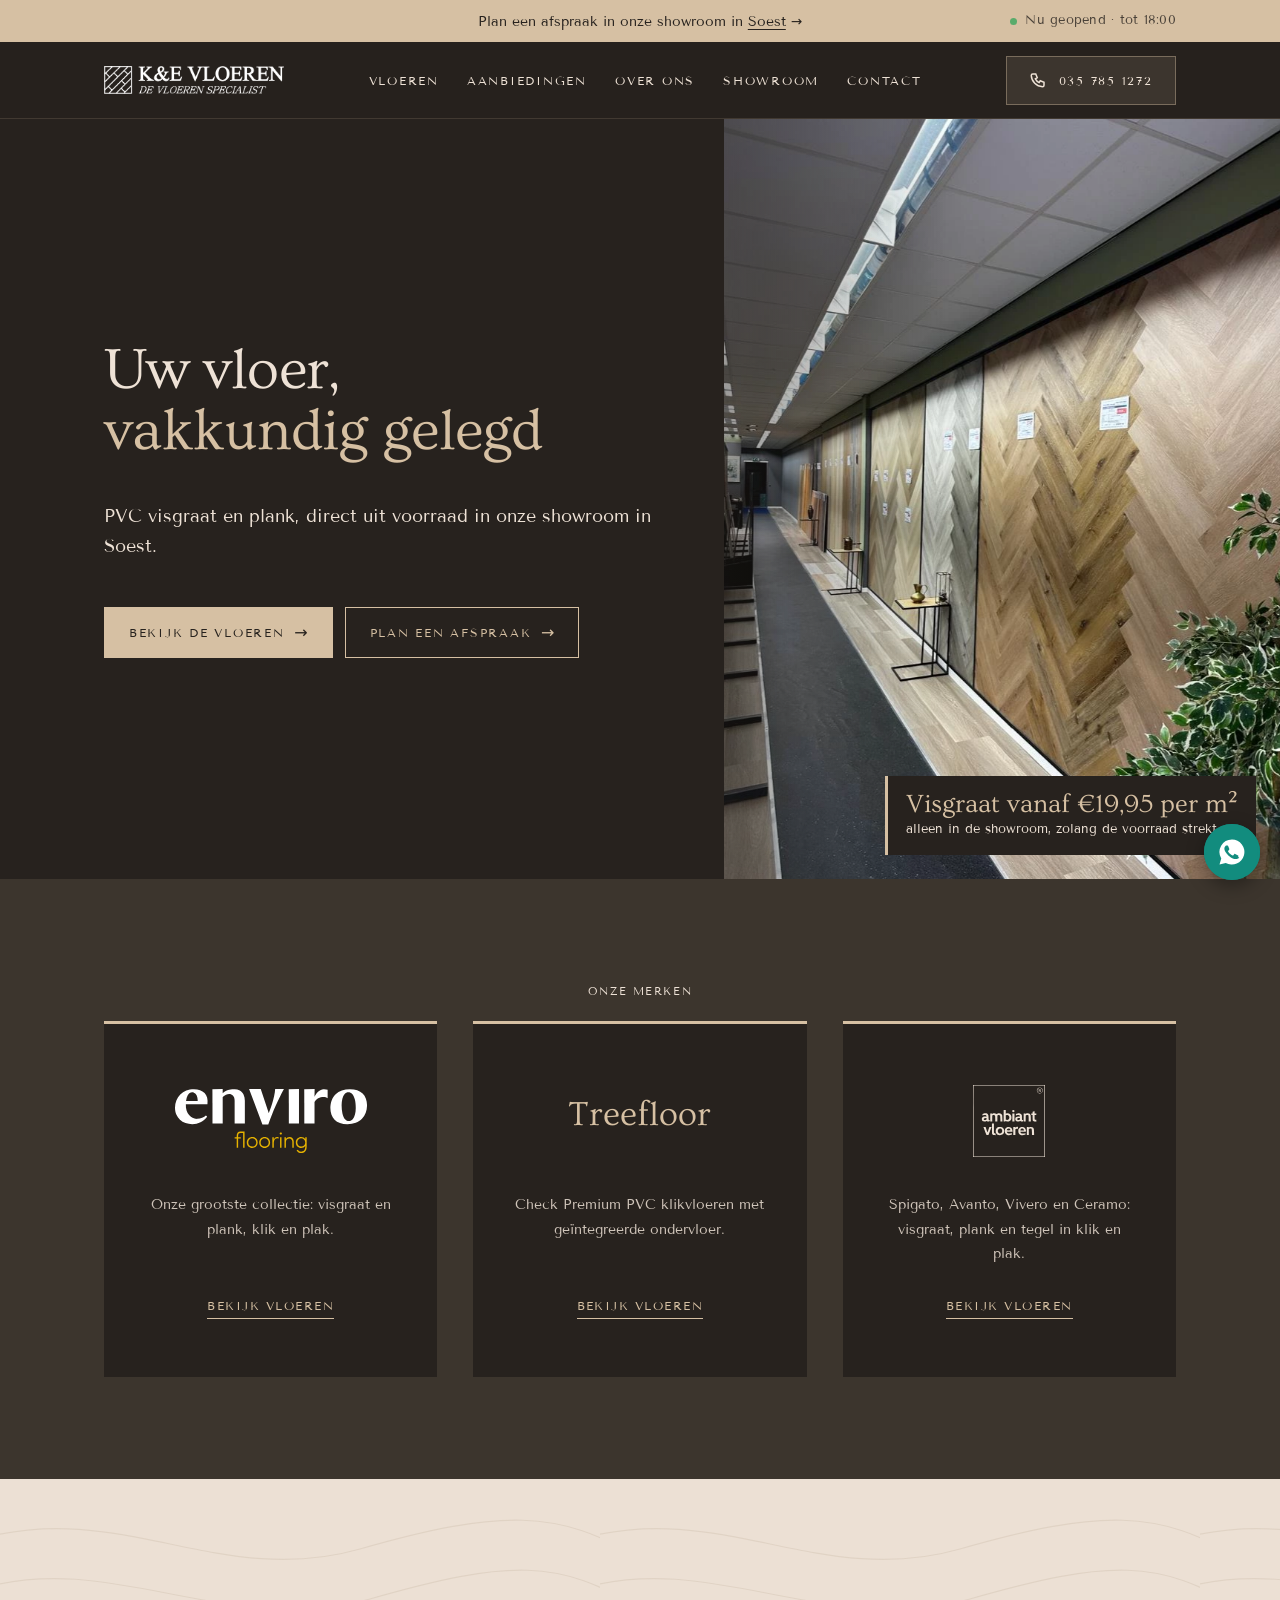
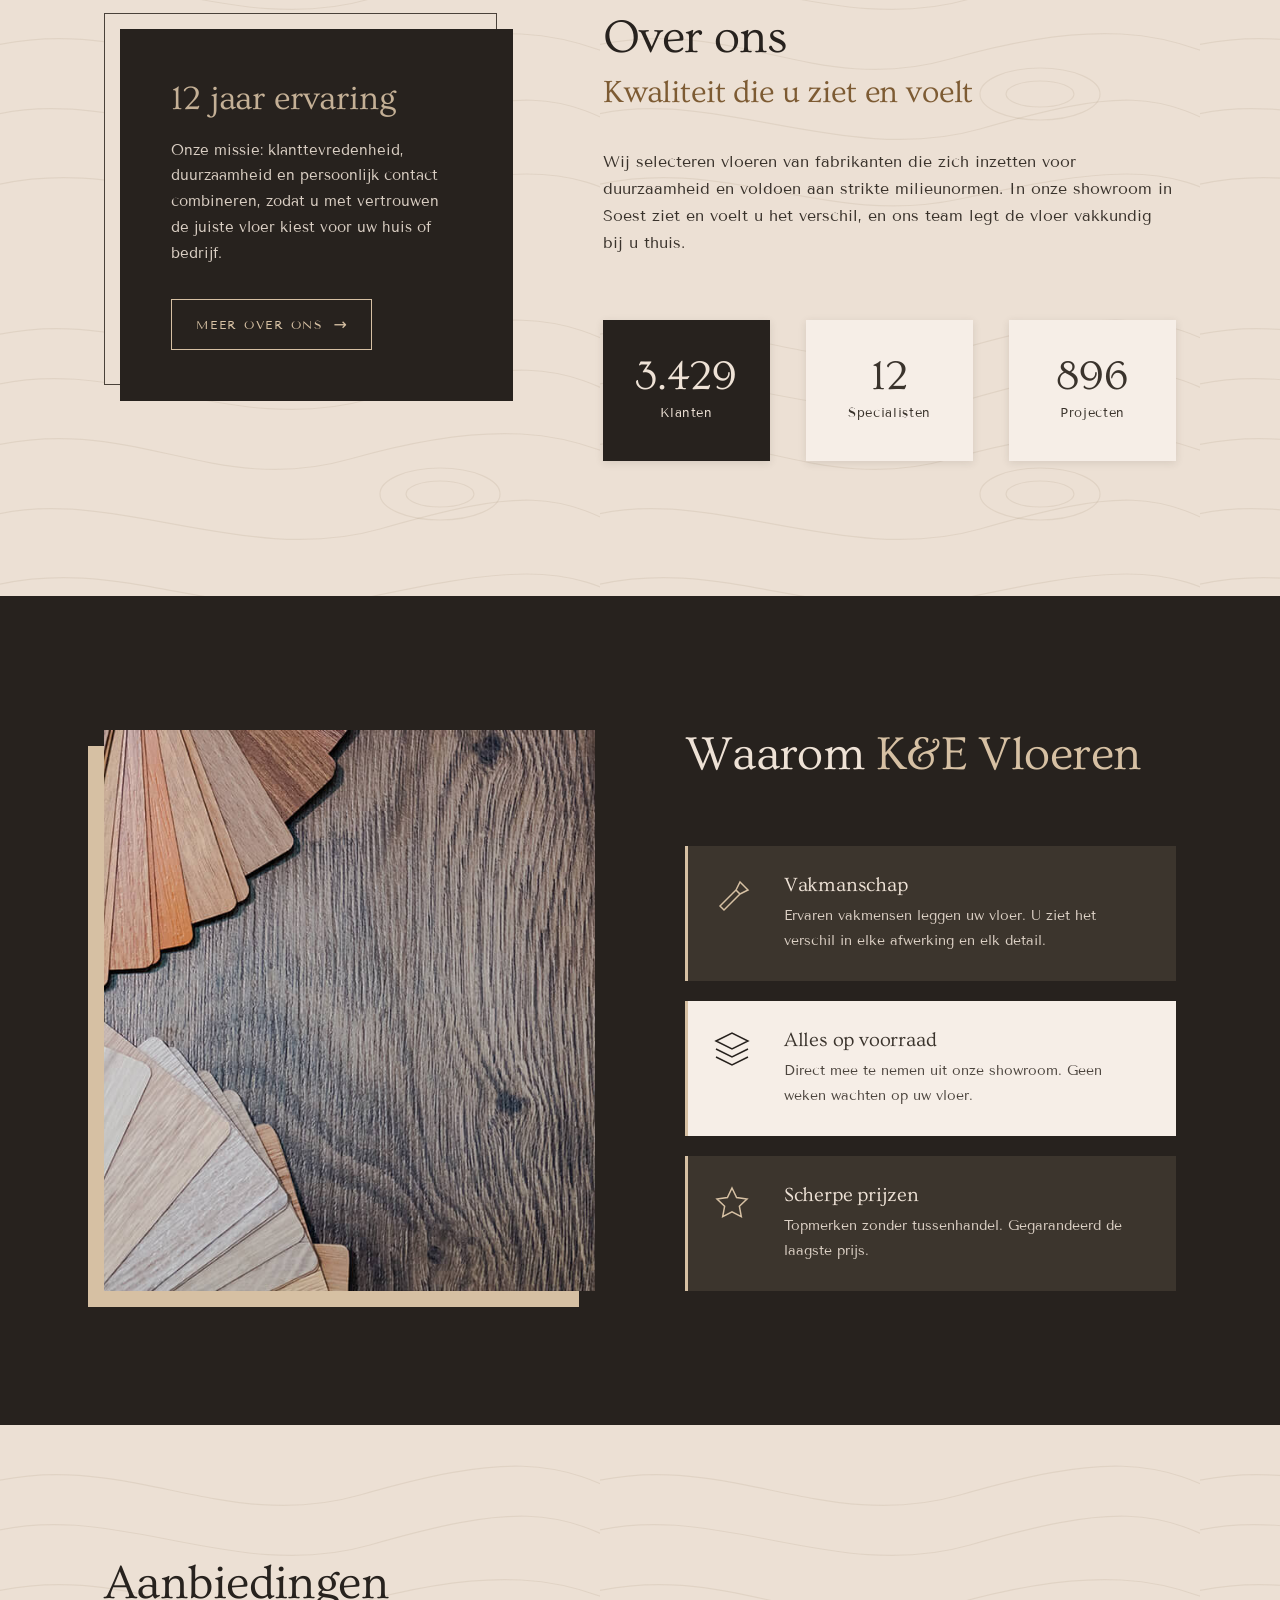
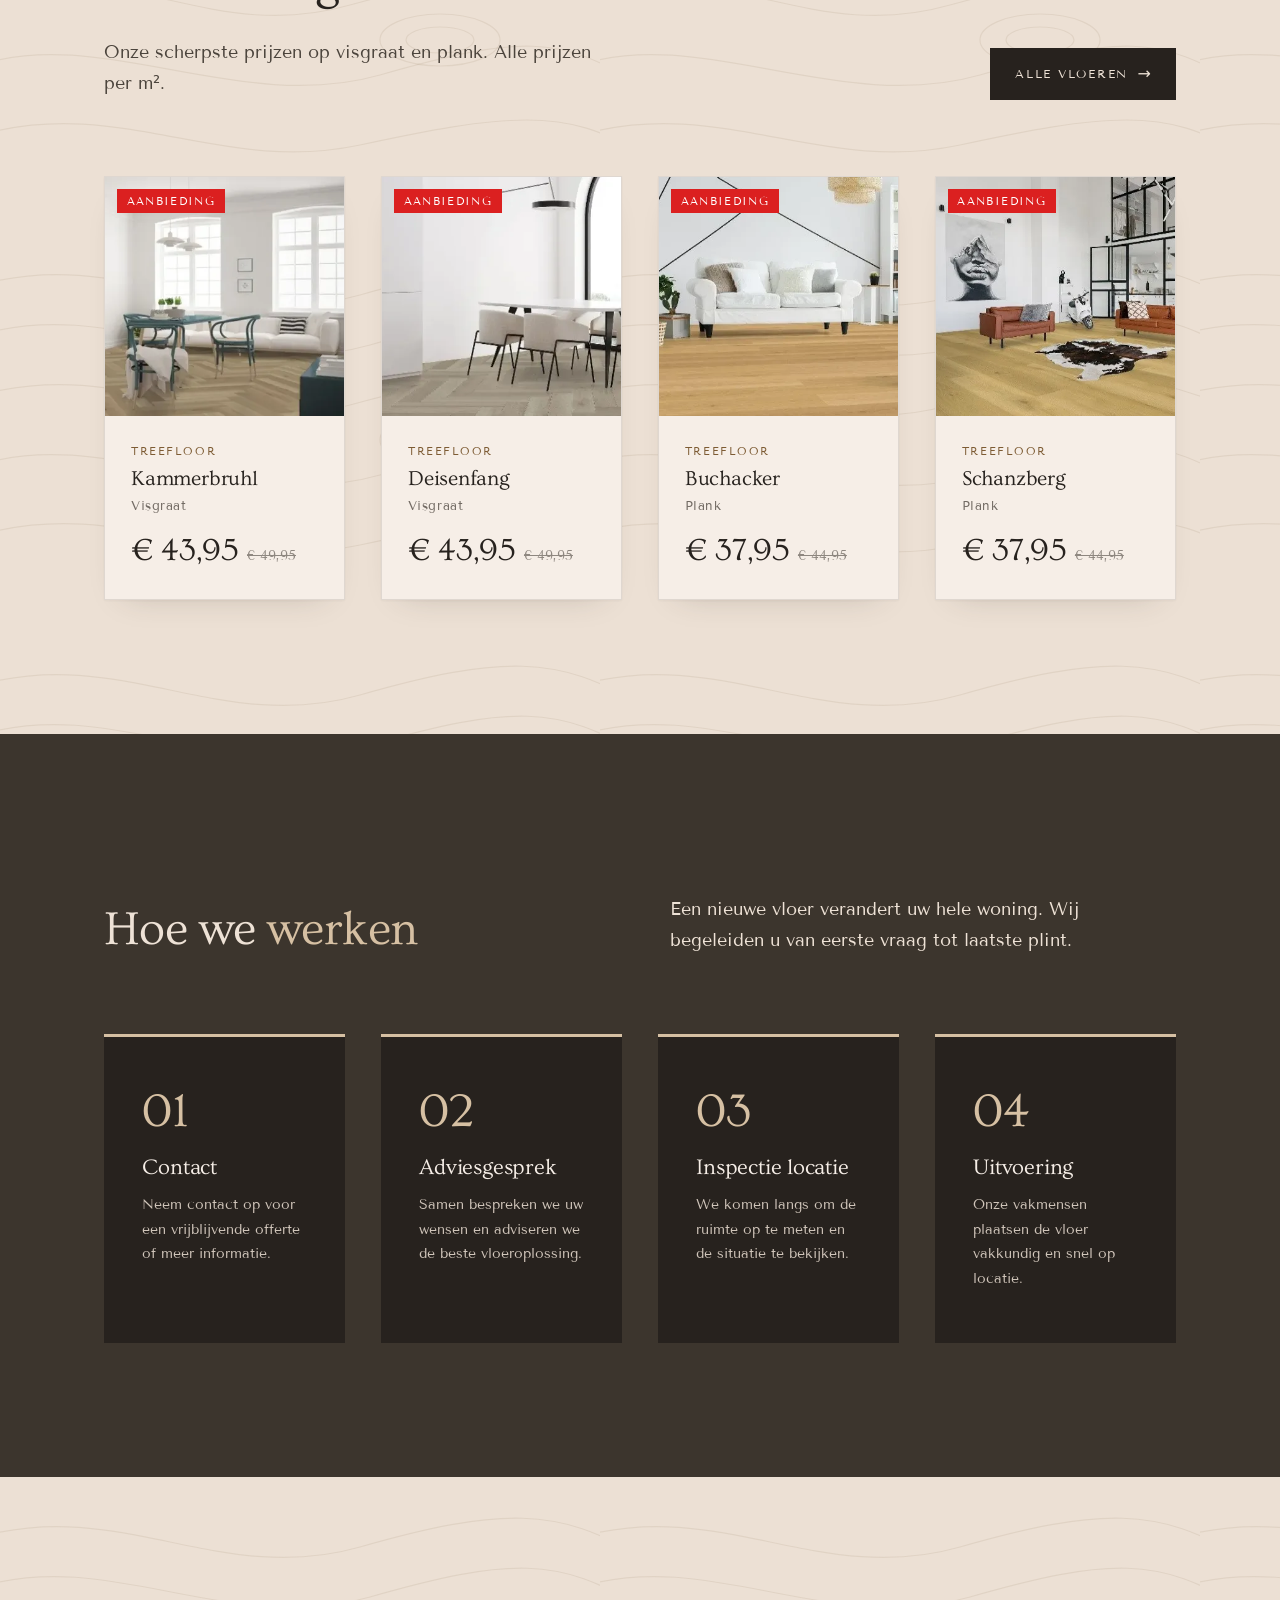
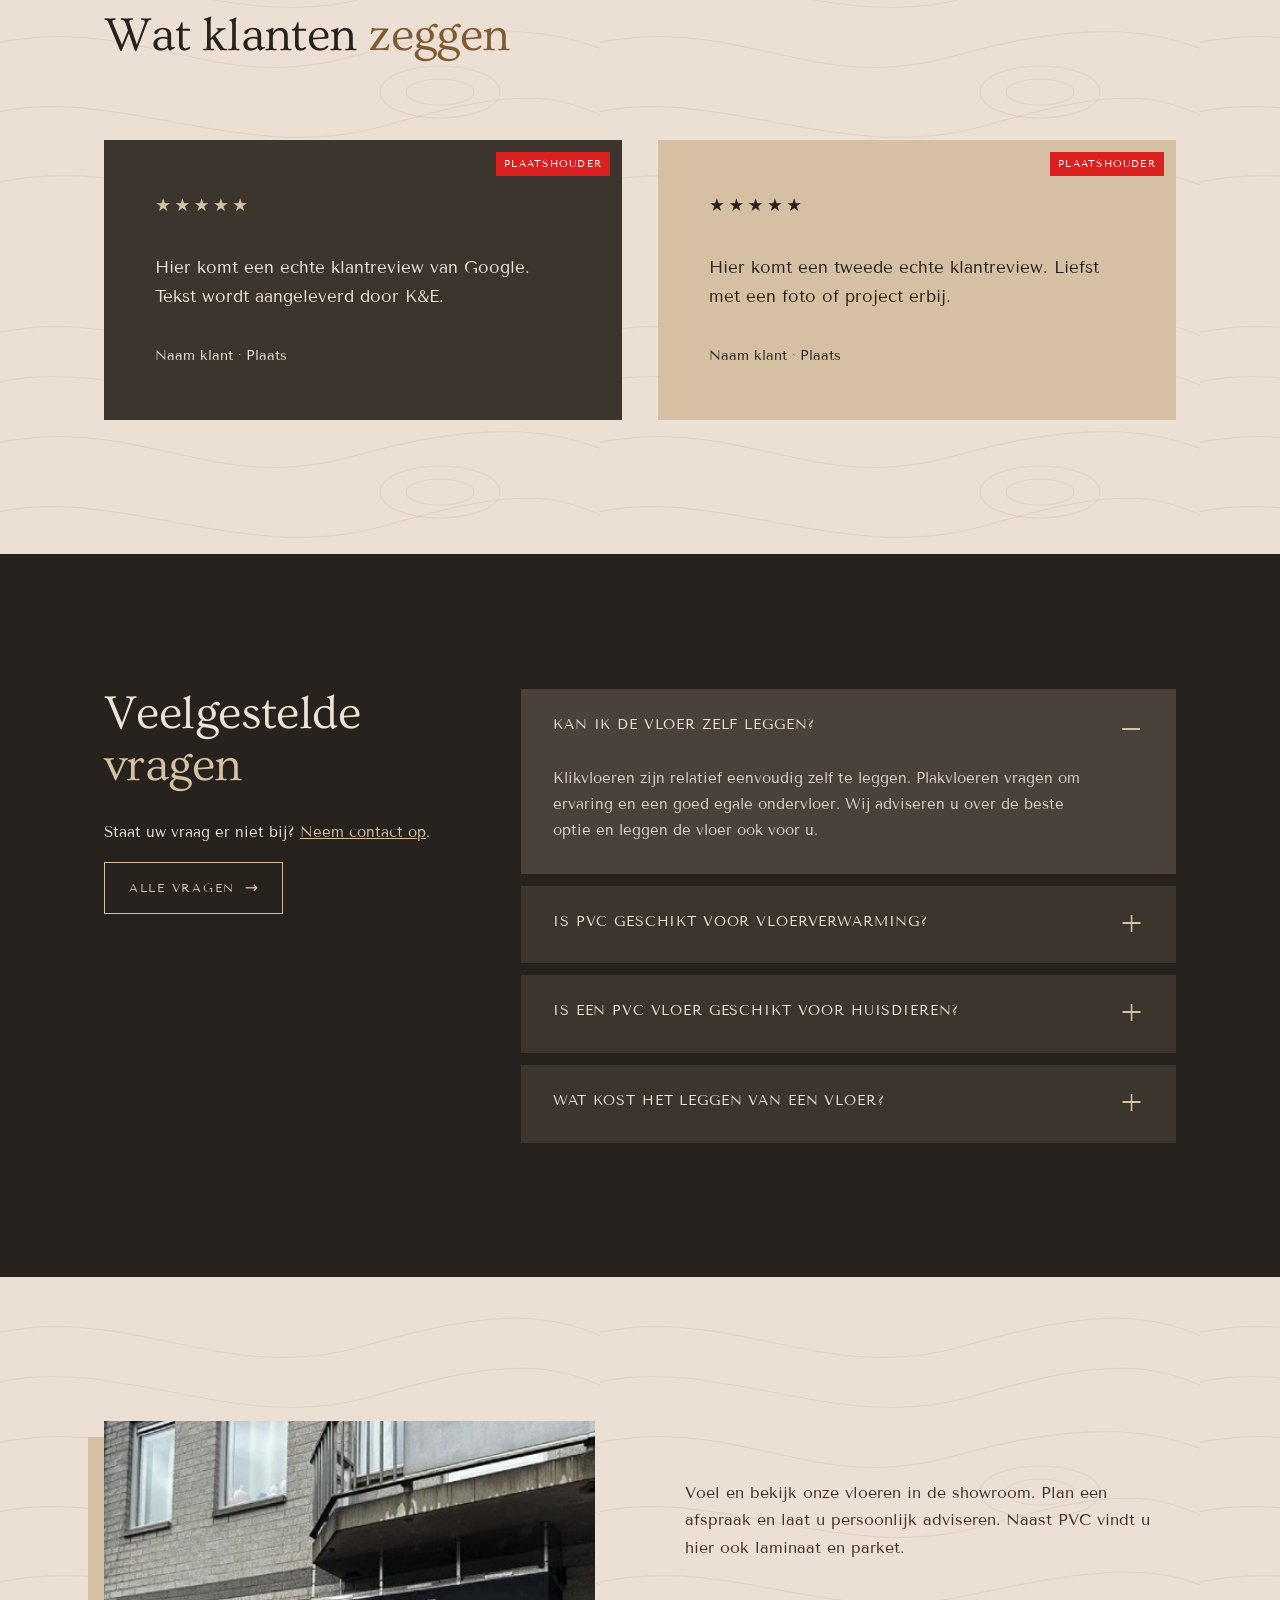
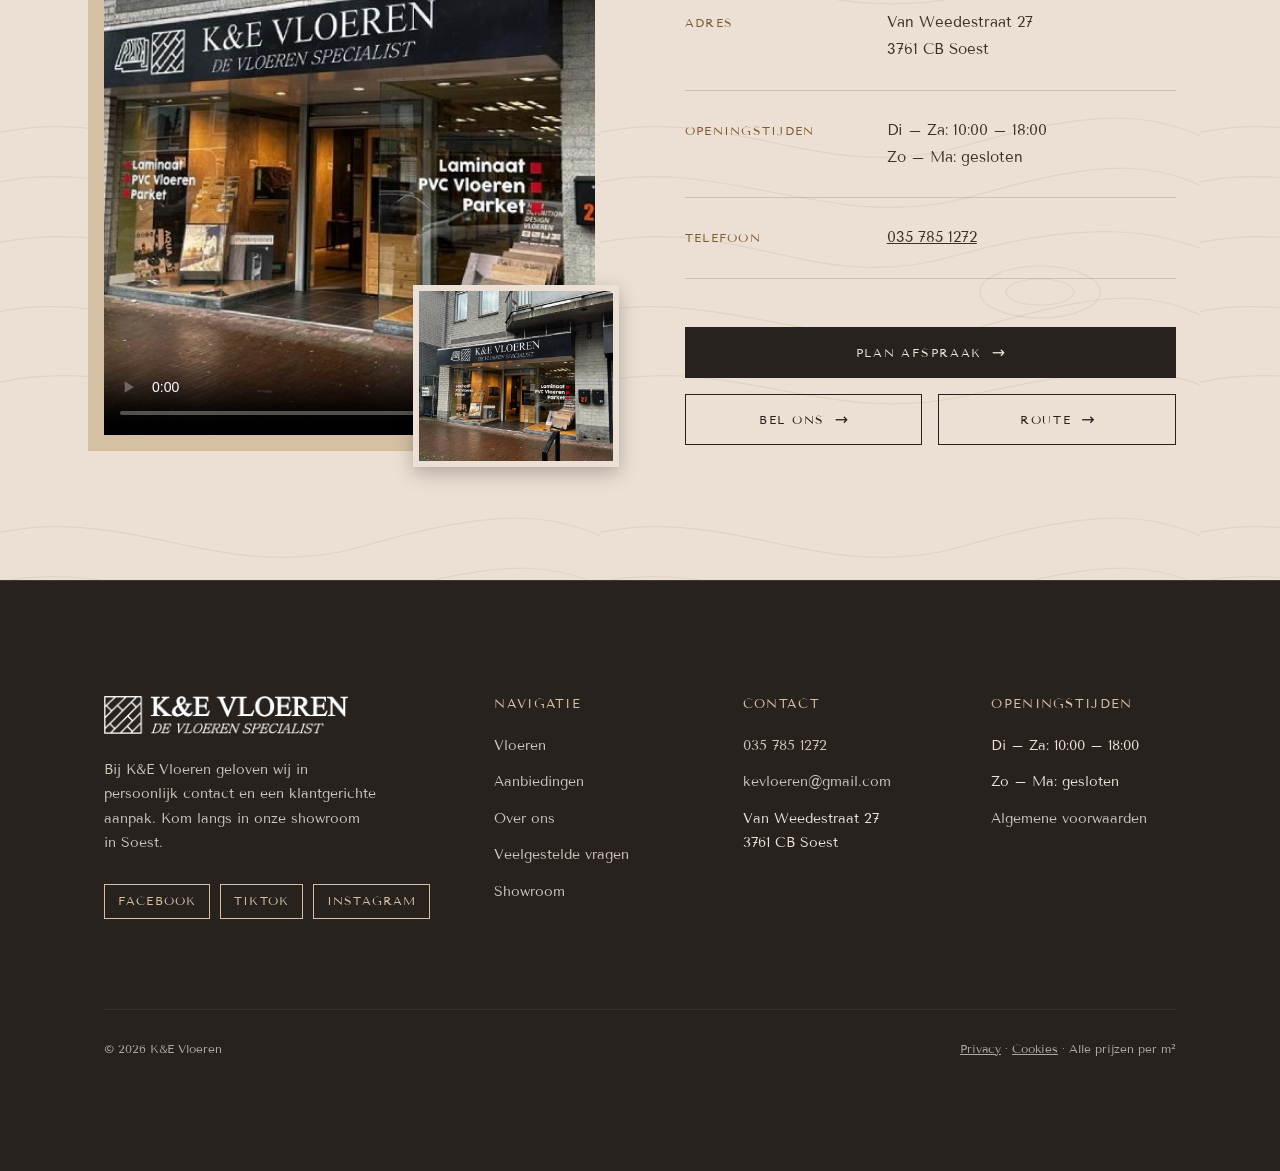
<file: site/index.html>
<!doctype html>
<html lang="nl">
<head>
<meta charset="utf-8">
<meta name="robots" content="noindex, nofollow">
<meta name="viewport" content="width=device-width, initial-scale=1">
<title>K&E Vloeren – De vloeren specialist in Soest</title>
<meta name="description" content="PVC visgraat- en plankvloeren direct uit voorraad. Showroom in Soest, vrijblijvend advies, professionele legservice.">
<link rel="preload" href="fonts/ovo-400.woff2" as="font" type="font/woff2" crossorigin>
<link rel="stylesheet" href="css/fonts.css">
<link rel="stylesheet" href="css/style.css">
<link rel="stylesheet" href="css/ademruimte.css">
</head>
<body>

<div id="site-top"></div>

<main id="top">

<!-- HERO -->
<section class="hero">
  <div class="hero-tekst">
    <div class="in">
      <h1>Uw vloer, <span>vakkundig gelegd</span></h1>
      <p class="lead hero-sub">PVC visgraat en plank, direct uit voorraad in onze showroom in Soest.</p>
      <div class="hero-knoppen">
        <a class="btn btn-zand" href="vloeren.html">Bekijk de vloeren</a>
        <a class="btn btn-lijn" href="showroom.html#afspraak">Plan een afspraak</a>
      </div>
    </div>
  </div>
  <div class="hero-foto">
    <div class="carousel" role="region" aria-roledescription="carrousel" aria-label="Foto's van de showroom">
      <div class="slide actief" role="group" aria-roledescription="dia" aria-label="1 van 6"><img src="img/showroom-wand.webp" alt="Showroomwand met visgraatvloeren in verschillende kleuren" fetchpriority="high"></div>
      <div class="slide" role="group" aria-roledescription="dia" aria-label="2 van 6"><img src="img/showroom-1.webp" alt="Vloerstalen op rekken in de showroom" loading="lazy"></div>
      <div class="slide" role="group" aria-roledescription="dia" aria-label="3 van 6"><img src="img/showroom-2.webp" alt="Wand met grijze en betonlook vloeren" loading="lazy"></div>
      <div class="slide" role="group" aria-roledescription="dia" aria-label="4 van 6"><img src="img/showroom-3.webp" alt="Eikenhouten vloerplanken langs de showroomwand" loading="lazy"></div>
      <div class="slide" role="group" aria-roledescription="dia" aria-label="5 van 6"><img src="img/showroom-4.webp" alt="Showroom met stalen en een adviseur" loading="lazy"></div>
      <div class="slide" role="group" aria-roledescription="dia" aria-label="6 van 6"><img src="img/gevel.jpg" alt="Gevel van K&E Vloeren aan de Van Weedestraat in Soest" loading="lazy"></div>
      <div class="car-bed"><button type="button" class="car-prev" aria-label="Vorige foto">←</button><div class="car-dots" role="tablist" aria-label="Kies foto"></div><button type="button" class="car-next" aria-label="Volgende foto">→</button><button type="button" class="car-pauze" aria-label="Pauzeer diavoorstelling">❚❚</button></div>
    </div>
    <div class="hero-label"><b>Visgraat vanaf €19,95 per m²</b>alleen in de showroom, zolang de voorraad strekt</div>
  </div>
</section>

<!-- MERKEN -->
<div class="merken">
  <div class="wrap" style="display:block">
    <small>Onze merken</small>
    <div class="merken-groot">
      <div class="merk-kaart"><div class="logo-vak"><img class="merk-img" src="img/merken/enviro.svg" alt="Enviro Flooring" height="64"></div><p>Onze grootste collectie: visgraat en plank, klik en plak.</p><a href="vloeren.html?merk=Enviro">Bekijk vloeren</a></div>
      <div class="merk-kaart"><div class="logo-vak"><b>Treefloor</b></div><p>Check Premium PVC klikvloeren met geïntegreerde ondervloer.</p><a href="vloeren.html?merk=Treefloor">Bekijk vloeren</a></div>
      <div class="merk-kaart"><div class="logo-vak"><img class="merk-img" src="img/merken/ambiant-licht.svg" alt="Ambiant vloeren" height="72"></div><p>Spigato, Avanto, Vivero en Ceramo: visgraat, plank en tegel in klik en plak.</p><a href="vloeren.html?merk=Ambiant">Bekijk vloeren</a></div>
    </div>
  </div>
</div>

<!-- OVER ONS -->
<section class="creme" id="over-ons">
  <div class="wrap over">
    <div class="rv">
      <div class="ervaring">
        <p class="kop">12 jaar ervaring</p>
        <p>Onze missie: klanttevredenheid, duurzaamheid en persoonlijk contact combineren, zodat u met vertrouwen de juiste vloer kiest voor uw huis of bedrijf.</p>
        <a class="btn btn-lijn" href="over-ons.html">Meer over ons</a>
      </div>
    </div>
    <div class="rv">
      <h2>Over ons</h2>
      <p class="sub">Kwaliteit die u ziet en voelt</p>
      <p>Wij selecteren vloeren van fabrikanten die zich inzetten voor duurzaamheid en voldoen aan strikte milieunormen. In onze showroom in Soest ziet en voelt u het verschil, en ons team legt de vloer vakkundig bij u thuis.</p>
      <div class="tellers" aria-label="Onze cijfers">
        <div class="teller"><b data-count="3429">3.429</b><span>Klanten</span></div>
        <div class="teller"><b data-count="12">12</b><span>Specialisten</span></div>
        <div class="teller"><b data-count="896">896</b><span>Projecten</span></div>
      </div>
    </div>
  </div>
</section>

<!-- WAAROM + REVIEWS -->
<section class="waarom">
  <div class="waarom-foto"><img src="img/stalen.jpg" alt="Houtstalen op een donkere eikenhouten vloer" loading="lazy"></div>
  <div class="waarom-in">
    <h2>Waarom <span class="zand">K&E Vloeren</span></h2>
    <div class="usp">
      <div class="usp-item rv">
        <svg viewBox="0 0 40 40" aria-hidden="true"><path d="M8 32 24 16l4 4L12 36zM24 16l4-8 8 8-8 4z"/></svg>
        <div><h3>Vakmanschap</h3><p>Ervaren vakmensen leggen uw vloer. U ziet het verschil in elke afwerking en elk detail.</p></div>
      </div>
      <div class="usp-item rv">
        <svg viewBox="0 0 40 40" aria-hidden="true"><path d="M4 12 20 4l16 8-16 8zM4 20l16 8 16-8M4 28l16 8 16-8"/></svg>
        <div><h3>Alles op voorraad</h3><p>Direct mee te nemen uit onze showroom. Geen weken wachten op uw vloer.</p></div>
      </div>
      <div class="usp-item rv">
        <svg viewBox="0 0 40 40" aria-hidden="true"><path d="M20 4l4.6 9.6 10.4 1.4-7.6 7.3 1.9 10.4L20 27.8l-9.3 4.9 1.9-10.4L5 15l10.4-1.4z"/></svg>
        <div><h3>Scherpe prijzen</h3><p>Topmerken zonder tussenhandel. Gegarandeerd de laagste prijs.</p></div>
      </div>
    </div>
  </div>
</section>

<!-- AANBIEDINGEN -->
<section class="creme" id="aanbiedingen">
  <div class="wrap">
    <div class="sec-kop">
      <div><h2>Aanbiedingen</h2><p class="lead" style="margin-top:12px">Onze scherpste prijzen op visgraat en plank. Alle prijzen per m².</p></div>
      <a class="btn btn-donker" href="vloeren.html">Alle vloeren</a>
    </div>
    <div class="kaarten">
      <a class="kaart rv" href="product.html?p=treefloor-kammerbruhl&patroon=Visgraat&toepassing=Klik"><span class="badge">Aanbieding</span><div class="foto"><img src="img/p-treefloor-kammerbruhl.webp" alt="Treefloor Kammerbruhl in een lichte woonkamer" loading="lazy"></div>
        <div class="kaart-body"><span class="kaart-merk">Treefloor</span><h3>Kammerbruhl</h3><span class="kaart-meta">Visgraat</span><div class="prijs"><b>€ 43,95</b><s>€ 49,95</s><small>/m²</small></div></div></a>
      <a class="kaart rv" href="product.html?p=treefloor-deisenfang&patroon=Visgraat&toepassing=Klik"><span class="badge">Aanbieding</span><div class="foto"><img src="img/p-treefloor-deisenfang.webp" alt="Treefloor Deisenfang in een lichte eetkamer" loading="lazy"></div>
        <div class="kaart-body"><span class="kaart-merk">Treefloor</span><h3>Deisenfang</h3><span class="kaart-meta">Visgraat</span><div class="prijs"><b>€ 43,95</b><s>€ 49,95</s><small>/m²</small></div></div></a>
      <a class="kaart rv" href="product.html?p=treefloor-buchacker&patroon=Plank&toepassing=Klik"><span class="badge">Aanbieding</span><div class="foto"><img src="img/p-treefloor-buchacker.webp" alt="Treefloor Buchacker in een lichte woonkamer" loading="lazy"></div>
        <div class="kaart-body"><span class="kaart-merk">Treefloor</span><h3>Buchacker</h3><span class="kaart-meta">Plank</span><div class="prijs"><b>€ 37,95</b><s>€ 44,95</s><small>/m²</small></div></div></a>
      <a class="kaart rv" href="product.html?p=treefloor-schanzberg&patroon=Plank&toepassing=Klik"><span class="badge">Aanbieding</span><div class="foto"><img src="img/p-treefloor-schanzberg.webp" alt="Treefloor Schanzberg in een lichte slaapkamer" loading="lazy"></div>
        <div class="kaart-body"><span class="kaart-merk">Treefloor</span><h3>Schanzberg</h3><span class="kaart-meta">Plank</span><div class="prijs"><b>€ 37,95</b><s>€ 44,95</s><small>/m²</small></div></div></a>
    </div>
  </div>
</section>

<!-- WERKWIJZE -->
<section class="donker-2">
  <div class="wrap">
    <div class="sec-kop"><h2>Hoe we <span class="zand">werken</span></h2><p class="lead">Een nieuwe vloer verandert uw hele woning. Wij begeleiden u van eerste vraag tot laatste plint.</p></div>
    <div class="stappen">
      <div class="stap rv"><div class="nr">01</div><h3>Contact</h3><p>Neem contact op voor een vrijblijvende offerte of meer informatie.</p></div>
      <div class="stap rv"><div class="nr">02</div><h3>Adviesgesprek</h3><p>Samen bespreken we uw wensen en adviseren we de beste vloeroplossing.</p></div>
      <div class="stap rv"><div class="nr">03</div><h3>Inspectie locatie</h3><p>We komen langs om de ruimte op te meten en de situatie te bekijken.</p></div>
      <div class="stap rv"><div class="nr">04</div><h3>Uitvoering</h3><p>Onze vakmensen plaatsen de vloer vakkundig en snel op locatie.</p></div>
    </div>
  </div>
</section>

<!-- REVIEWS -->
<section class="creme">
  <div class="wrap">
    <div class="sec-kop"><h2>Wat klanten <span style="color:var(--zand-donker)">zeggen</span></h2></div>
    <div class="reviews">
      <div class="review d rv"><span class="plaats">Plaatshouder</span><div class="sterren" aria-label="5 van 5 sterren">★★★★★</div><q>Hier komt een echte klantreview van Google. Tekst wordt aangeleverd door K&E.</q><div class="wie">Naam klant · Plaats</div></div>
      <div class="review z rv"><span class="plaats">Plaatshouder</span><div class="sterren" aria-label="5 van 5 sterren">★★★★★</div><q>Hier komt een tweede echte klantreview. Liefst met een foto of project erbij.</q><div class="wie">Naam klant · Plaats</div></div>
    </div>
  </div>
</section>

<!-- FAQ -->
<section>
  <div class="wrap faq">
    <div><h2>Veelgestelde <span class="zand">vragen</span></h2><p class="faq-extra">Staat uw vraag er niet bij? <a href="contact.html#formulier" style="color:var(--zand)">Neem contact op</a>.</p><a class="btn btn-lijn" style="margin-top:16px" href="faq.html">Alle vragen</a></div>
    <div class="faq-lijst" id="faq-alle">
      <details open><summary>Kan ik de vloer zelf leggen?</summary><p>Klikvloeren zijn relatief eenvoudig zelf te leggen. Plakvloeren vragen om ervaring en een goed egale ondervloer. Wij adviseren u over de beste optie en leggen de vloer ook voor u.</p></details>
      <details><summary>Is PVC geschikt voor vloerverwarming?</summary><p>Ja, onze PVC vloeren zijn te combineren met vloerverwarming. Volg de instructies van de fabrikant en van uw installateur.</p></details>
      <details><summary>Is een PVC vloer geschikt voor huisdieren?</summary><p>PVC is krasbestendig en kan goed tegen klauwen. Houd de nagels van uw huisdier kort en gebruik viltjes onder meubels.</p></details>
            <details><summary>Wat kost het leggen van een vloer?</summary><p>De kosten hangen af van het type vloer, de oppervlakte en extra werk zoals egaliseren. Vraag een offerte op maat aan.</p></details>
          </div>
  </div>
</section>

<!-- SHOWROOM / AFSPRAAK -->
<section class="creme" id="showroom">
  <div class="wrap showroom">
    <div class="sr-media rv">
      <video src="img/showroom.mp4" poster="img/gevel.jpg" data-autoloop muted loop playsinline preload="metadata" aria-label="Rondleiding door de showroom"></video>
      <img class="sr-kleine" src="img/gevel.jpg" alt="Gevel van K&E Vloeren aan de Van Weedestraat in Soest" loading="lazy">
    </div>
    <div class="rv">
      <h2>Kom langs in <span style="color:var(--zand-donker)">Soest</span></h2>
      <p style="margin-top:16px">Voel en bekijk onze vloeren in de showroom. Plan een afspraak en laat u persoonlijk adviseren. Naast PVC vindt u hier ook laminaat en parket.</p>
      <dl class="contact-blok">
        <div><dt>Adres</dt><dd>Van Weedestraat 27<br>3761 CB Soest</dd></div>
        <div><dt>Openingstijden</dt><dd>Di – Za: 10:00 – 18:00<br>Zo – Ma: gesloten</dd></div>
        <div><dt>Telefoon</dt><dd><a href="tel:+31357851272">035 785 1272</a></dd></div>
      </dl>
      <div class="sr-knoppen">
        <a class="btn btn-donker" href="showroom.html#afspraak">Plan afspraak</a>
        <a class="btn btn-lijn-donker" href="tel:+31357851272">Bel ons</a>
        <a class="btn btn-lijn-donker" href="https://g.co/kgs/QaCdmpY" target="_blank" rel="noopener">Route</a>
      </div>
    </div>
  </div>
</section>

</main>

<div id="site-bottom"></div>

<script src="js/layout.js"></script>
<script src="js/carousel.js"></script>
<script>
const io=new IntersectionObserver(es=>es.forEach(e=>{if(e.isIntersecting){e.target.classList.add('in');io.unobserve(e.target)}}),{threshold:.15});
document.querySelectorAll('.rv').forEach(el=>io.observe(el));
const nf=new Intl.NumberFormat('nl-NL');
const co=new IntersectionObserver(es=>es.forEach(e=>{if(!e.isIntersecting)return;co.unobserve(e.target);
  const n=+e.target.dataset.count;if(matchMedia('(prefers-reduced-motion:reduce)').matches)return;
  const t0=performance.now();(function f(t){const p=Math.min((t-t0)/1400,1);e.target.textContent=nf.format(Math.round(n*(1-Math.pow(1-p,3))));if(p<1)requestAnimationFrame(f)})(t0)}),{threshold:.6});
document.querySelectorAll('[data-count]').forEach(el=>co.observe(el));
</script>
</body>
</html>
</file>
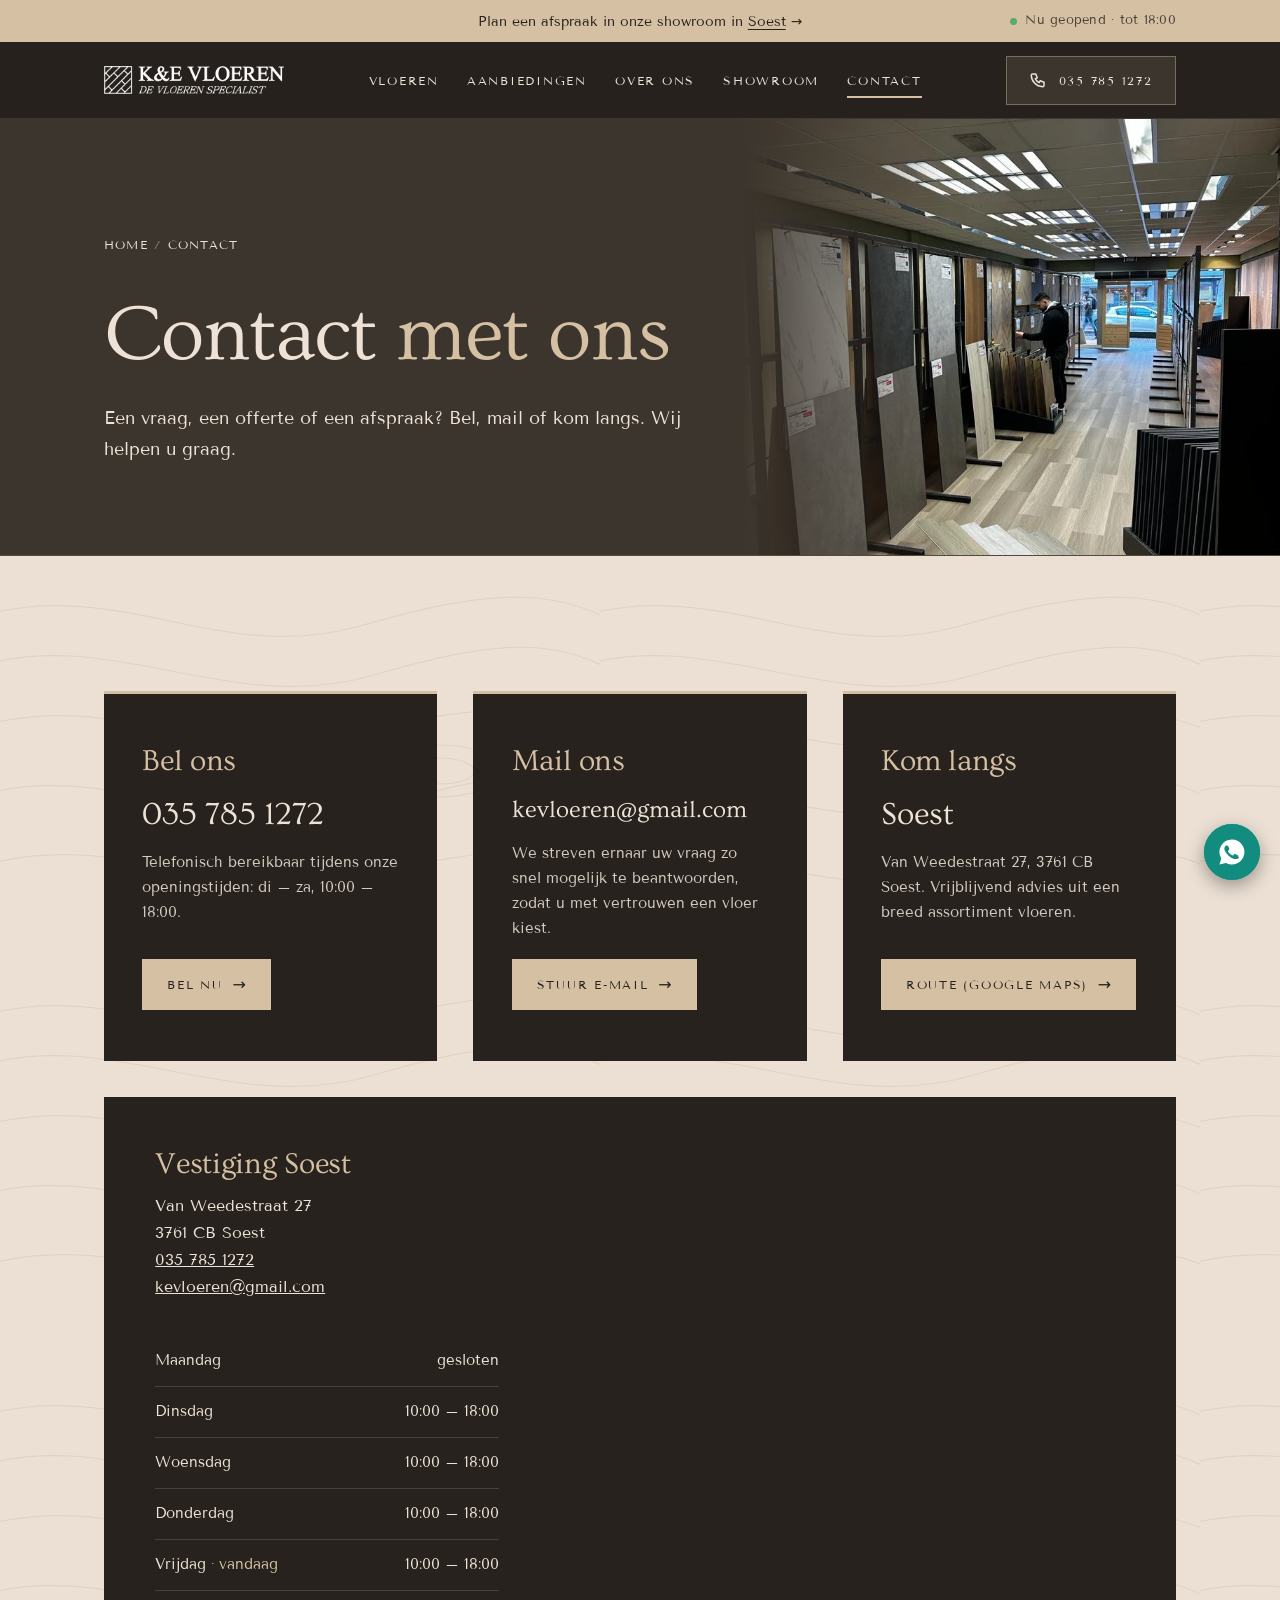
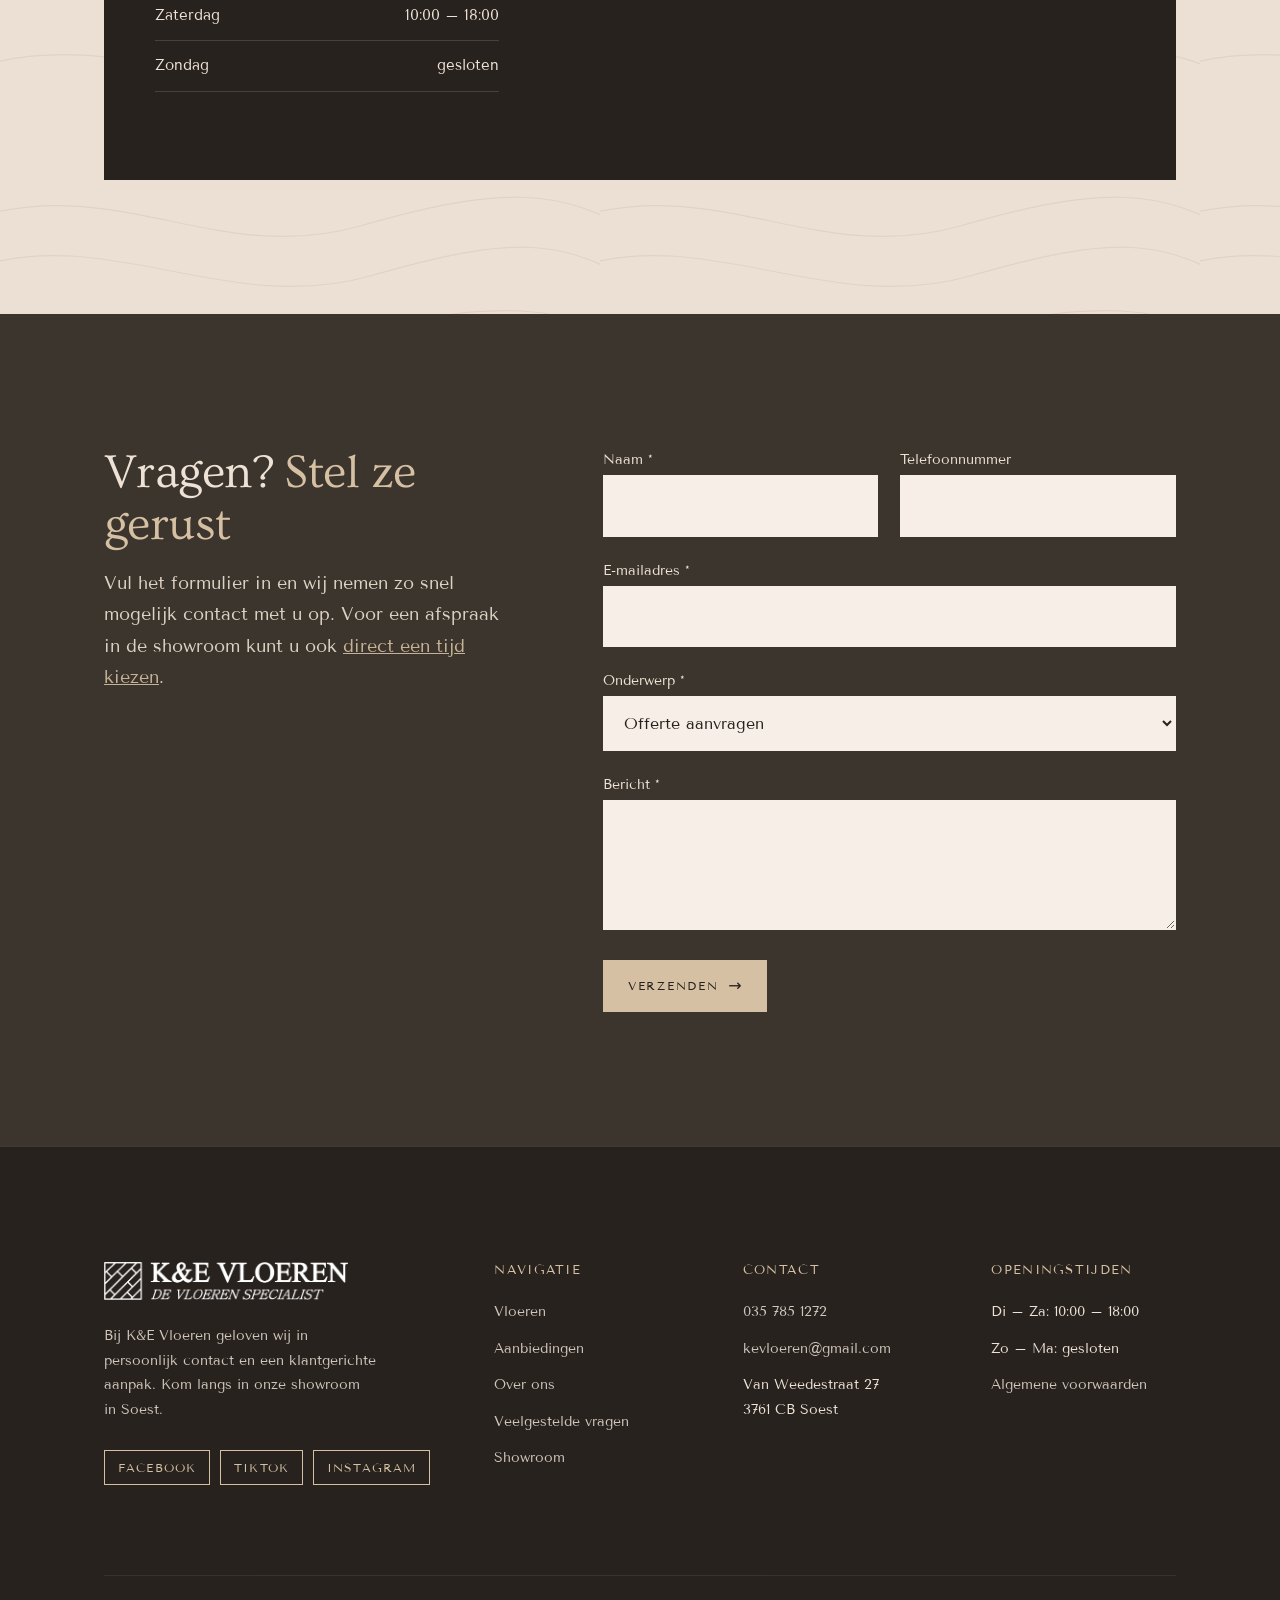
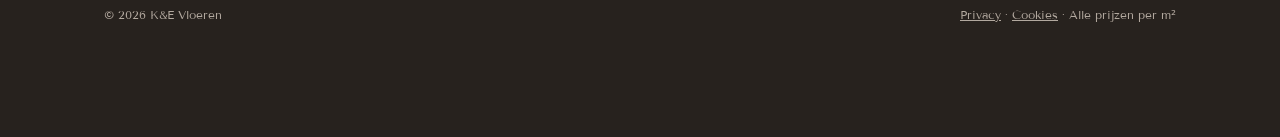
<file: site/contact.html>
<!doctype html>
<html lang="nl">
<head>
<meta charset="utf-8">
<meta name="robots" content="noindex, nofollow">
<meta name="viewport" content="width=device-width, initial-scale=1">
<title>Contact – K&E Vloeren Soest</title>
<meta name="description" content="Neem contact op met K&E Vloeren in Soest. Bel 035 785 1272, mail ons of kom langs in de showroom. Vraag een vrijblijvende offerte aan.">
<link rel="preload" href="fonts/ovo-400.woff2" as="font" type="font/woff2" crossorigin>
<link rel="stylesheet" href="css/fonts.css">
<link rel="stylesheet" href="css/style.css">
<link rel="stylesheet" href="css/pages.css">
<link rel="stylesheet" href="css/info.css">
<link rel="stylesheet" href="css/ademruimte.css">
</head>
<body>
<div id="site-top"></div>
<main>
  <div class="pagina-kop" style="--kop-img:url(../img/showroom-4.webp)">
    <div class="wrap">
      <div class="kruimel"><a href="index.html">Home</a><span>/</span>Contact</div>
      <h1>Contact <span class="zand">met ons</span></h1>
      <p class="lead">Een vraag, een offerte of een afspraak? Bel, mail of kom langs. Wij helpen u graag.</p>
    </div>
  </div>

  <section class="creme">
    <div class="wrap">
      <div class="contact-drie">
        <div class="contact-kaart">
          <h2>Bel ons</h2>
          <span class="groot">035 785 1272</span>
          <p>Telefonisch bereikbaar tijdens onze openingstijden: di – za, 10:00 – 18:00.</p>
          <a class="btn btn-zand" href="tel:+31357851272">Bel nu</a>
        </div>
        <div class="contact-kaart">
          <h2>Mail ons</h2>
          <span class="groot" style="font-size:1.5rem;word-break:break-all">kevloeren@gmail.com</span>
          <p>We streven ernaar uw vraag zo snel mogelijk te beantwoorden, zodat u met vertrouwen een vloer kiest.</p>
          <a class="btn btn-zand" href="mailto:kevloeren@gmail.com">Stuur e-mail</a>
        </div>
        <div class="contact-kaart">
          <h2>Kom langs</h2>
          <span class="groot">Soest</span>
          <p>Van Weedestraat 27, 3761 CB Soest. Vrijblijvend advies uit een breed assortiment vloeren.</p>
          <a class="btn btn-zand" href="https://g.co/kgs/QaCdmpY" target="_blank" rel="noopener">Route (Google Maps)</a>
        </div>
      </div>

      <div class="contact-onder">
        <div class="tekst">
          <h3>Vestiging Soest</h3>
          <address>Van Weedestraat 27<br>3761 CB Soest<br><a href="tel:+31357851272">035 785 1272</a><br><a href="mailto:kevloeren@gmail.com">kevloeren@gmail.com</a></address>
          <table class="uren" style="color:var(--tekst-licht)" aria-label="Openingstijden">
            <tr data-dag="1"><td>Maandag</td><td>gesloten</td></tr>
            <tr data-dag="2"><td>Dinsdag</td><td>10:00 – 18:00</td></tr>
            <tr data-dag="3"><td>Woensdag</td><td>10:00 – 18:00</td></tr>
            <tr data-dag="4"><td>Donderdag</td><td>10:00 – 18:00</td></tr>
            <tr data-dag="5"><td>Vrijdag</td><td>10:00 – 18:00</td></tr>
            <tr data-dag="6"><td>Zaterdag</td><td>10:00 – 18:00</td></tr>
            <tr data-dag="0"><td>Zondag</td><td>gesloten</td></tr>
          </table>
        </div>
        <iframe class="kaart-embed" title="Kaart: K&E Vloeren, Van Weedestraat 27, Soest" loading="lazy" referrerpolicy="no-referrer-when-downgrade" src="https://maps.google.com/maps?q=Van+Weedestraat+27,+3761+CB+Soest&amp;output=embed"></iframe>
      </div>
    </div>
  </section>

  <section class="donker-2" id="formulier">
    <div class="wrap afspraak">
      <div>
        <h2>Vragen? <span class="zand">Stel ze gerust</span></h2>
        <p class="lead" style="margin-top:16px">Vul het formulier in en wij nemen zo snel mogelijk contact met u op. Voor een afspraak in de showroom kunt u ook <a href="showroom.html#afspraak" style="color:var(--zand)">direct een tijd kiezen</a>.</p>
      </div>
      <form class="form" data-mailto>
        <div class="rij"><div><label for="naam">Naam *</label><input id="naam" required autocomplete="name"></div><div><label for="tel">Telefoonnummer</label><input id="tel" type="tel" autocomplete="tel"></div></div>
        <div><label for="email">E-mailadres *</label><input id="email" type="email" required autocomplete="email"></div>
        <div><label for="onderwerp">Onderwerp *</label><select id="onderwerp" required><option>Offerte aanvragen</option><option>Afspraak maken</option><option>Vraag over een vloer</option><option>Vraag over leggen of levering</option><option>Overig</option></select></div>
        <div><label for="bericht">Bericht *</label><textarea id="bericht" required></textarea></div>
        <div class="melding" role="status"></div>
        <div><button class="btn btn-zand" type="submit">Verzenden</button></div>
      </form>
    </div>
  </section>
</main>
<div id="site-bottom"></div>
<script src="js/layout.js"></script>
<script src="js/forms.js"></script>
</body>
</html>
</file>
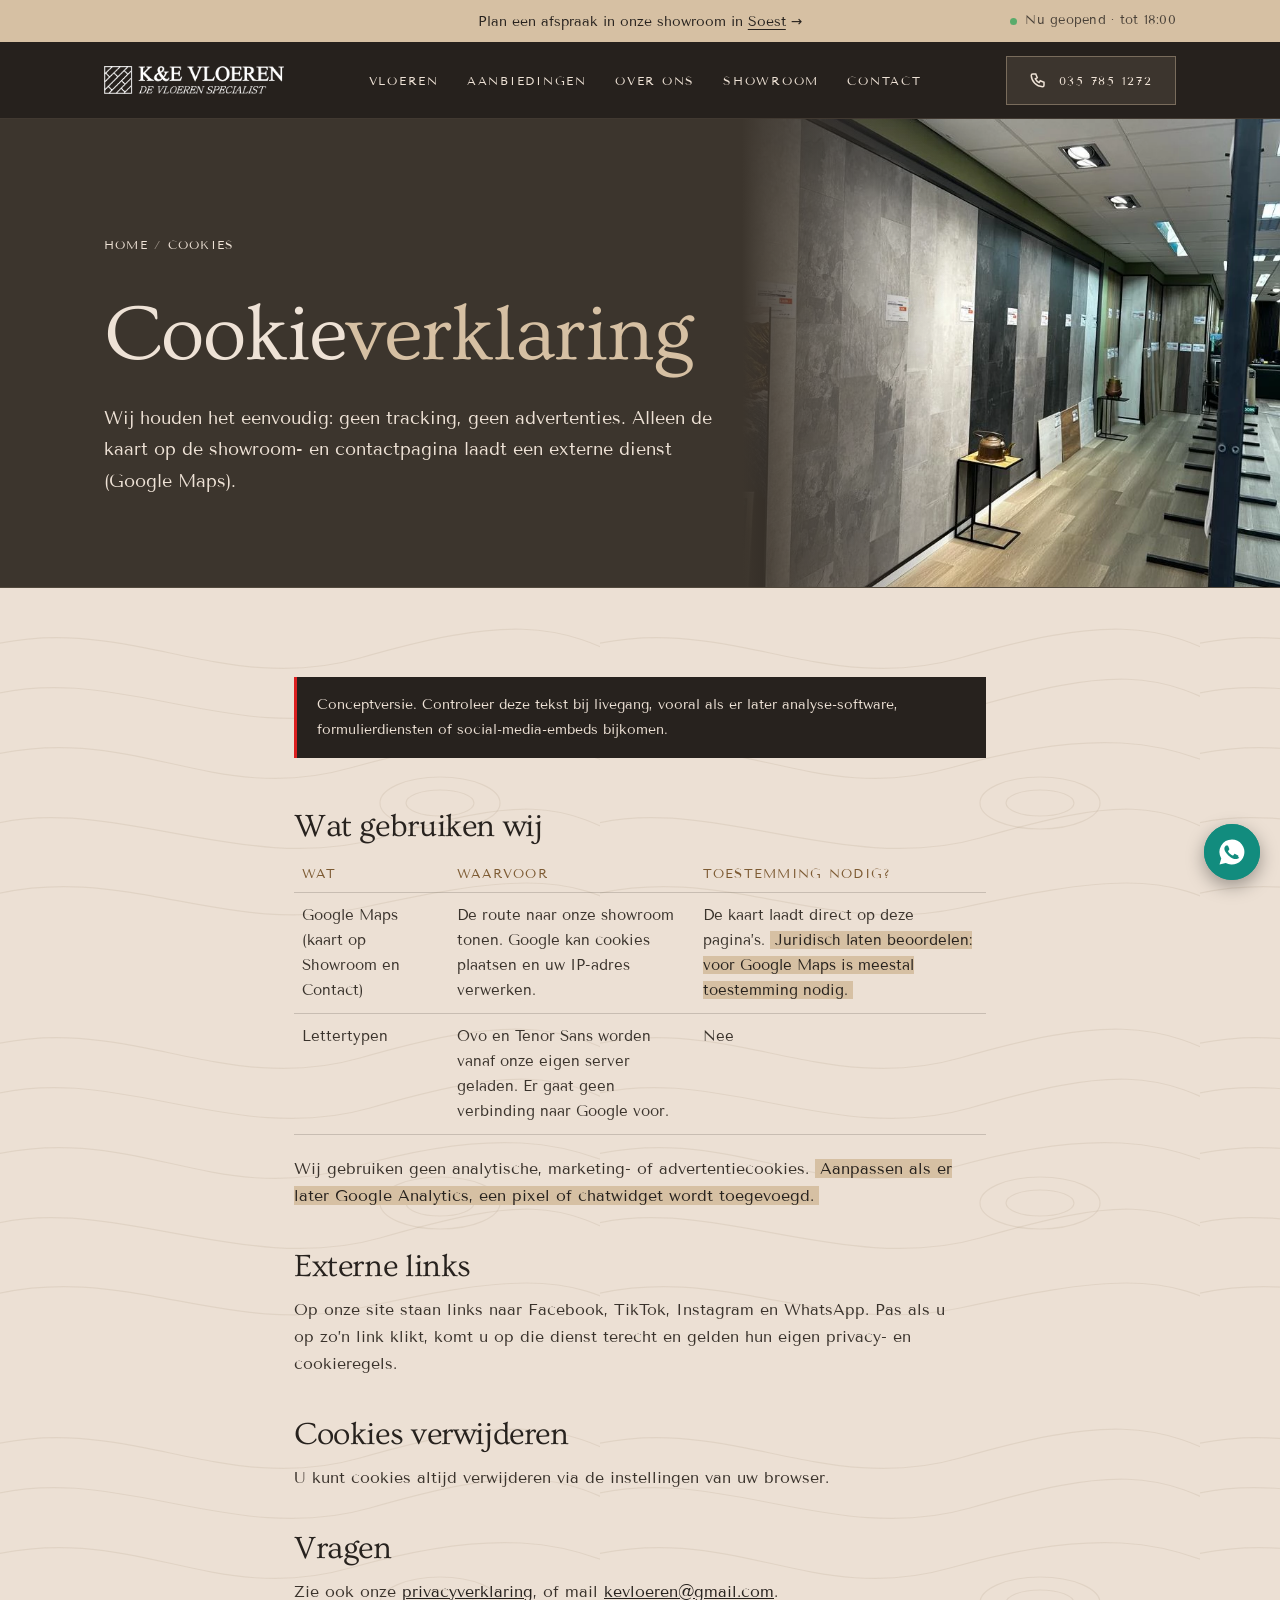
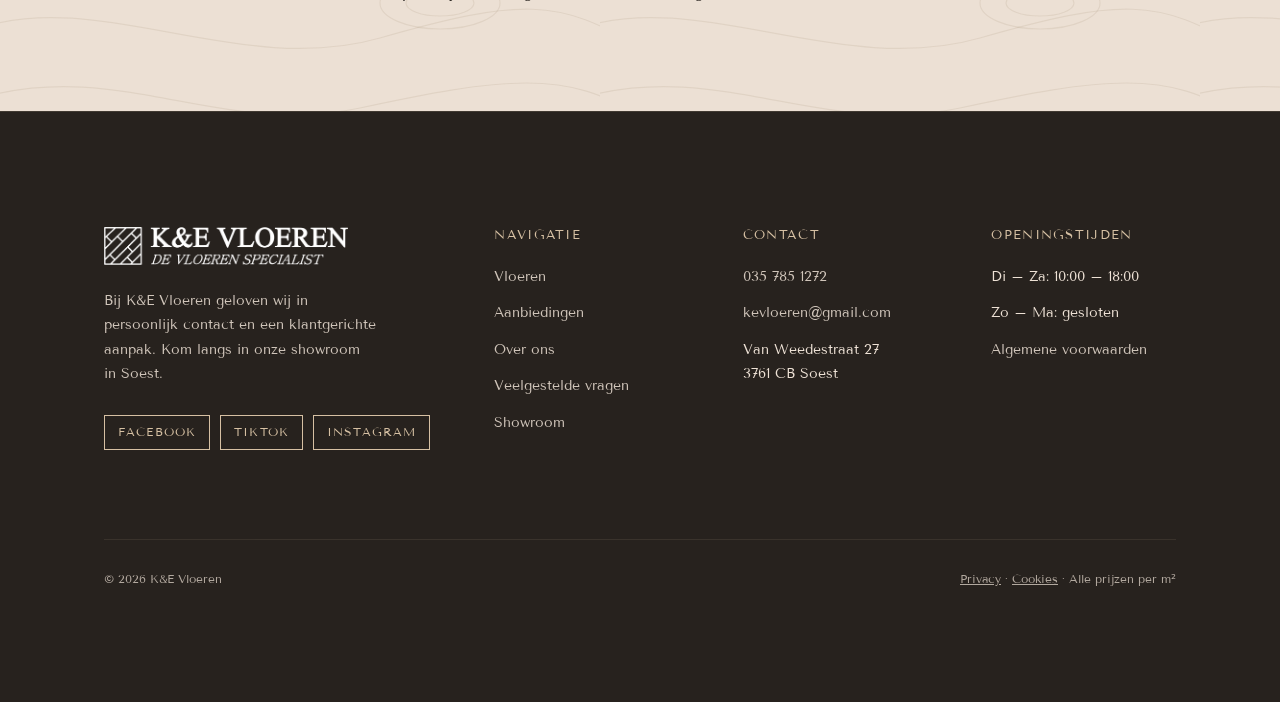
<file: site/cookies.html>
<!doctype html>
<html lang="nl">
<head>
<meta charset="utf-8">
<meta name="robots" content="noindex, nofollow">
<meta name="viewport" content="width=device-width, initial-scale=1">
<title>Cookieverklaring – K&E Vloeren</title>
<meta name="description" content="Cookieverklaring van K&E Vloeren: onze website plaatst zelf geen tracking-cookies. De kaart op Showroom en Contact laadt Google Maps.">
<link rel="preload" href="fonts/ovo-400.woff2" as="font" type="font/woff2" crossorigin>
<link rel="stylesheet" href="css/fonts.css">
<link rel="stylesheet" href="css/style.css">
<link rel="stylesheet" href="css/pages.css">
<link rel="stylesheet" href="css/info.css">
<link rel="stylesheet" href="css/ademruimte.css">
</head>
<body>
<div id="site-top"></div>
<main>
  <div class="pagina-kop" style="--kop-img:url(../img/showroom-2.webp)">
    <div class="wrap">
      <div class="kruimel"><a href="index.html">Home</a><span>/</span>Cookies</div>
      <h1>Cookie<span class="zand">verklaring</span></h1>
      <p class="lead">Wij houden het eenvoudig: geen tracking, geen advertenties. Alleen de kaart op de showroom- en contactpagina laadt een externe dienst (Google Maps).</p>
    </div>
  </div>
  <section class="creme compact">
    <div class="wrap juridisch">
      <div class="concept"><b>Conceptversie.</b> Controleer deze tekst bij livegang, vooral als er later analyse-software, formulierdiensten of social-media-embeds bijkomen.</div>

      <h2>Wat gebruiken wij</h2>
      <table>
        <tr><th>Wat</th><th>Waarvoor</th><th>Toestemming nodig?</th></tr>
        <tr><td>Google Maps (kaart op Showroom en Contact)</td><td>De route naar onze showroom tonen. Google kan cookies plaatsen en uw IP-adres verwerken.</td><td>De kaart laadt direct op deze pagina’s. <mark class="vul">Juridisch laten beoordelen: voor Google Maps is meestal toestemming nodig.</mark></td></tr>
        <tr><td>Lettertypen</td><td>Ovo en Tenor Sans worden vanaf onze eigen server geladen. Er gaat geen verbinding naar Google voor.</td><td>Nee</td></tr>
      </table>
      <p>Wij gebruiken geen analytische, marketing- of advertentiecookies. <mark class="vul">Aanpassen als er later Google Analytics, een pixel of chatwidget wordt toegevoegd.</mark></p>

      <h2>Externe links</h2>
      <p>Op onze site staan links naar Facebook, TikTok, Instagram en WhatsApp. Pas als u op zo’n link klikt, komt u op die dienst terecht en gelden hun eigen privacy- en cookieregels.</p>
      <h2>Cookies verwijderen</h2>
      <p>U kunt cookies altijd verwijderen via de instellingen van uw browser.</p>

      <h2>Vragen</h2>
      <p>Zie ook onze <a href="privacy.html">privacyverklaring</a>, of mail <a href="mailto:kevloeren@gmail.com">kevloeren@gmail.com</a>.</p>
    </div>
  </section>
</main>
<div id="site-bottom"></div>
<script src="js/layout.js"></script>
</body>
</html>
</file>
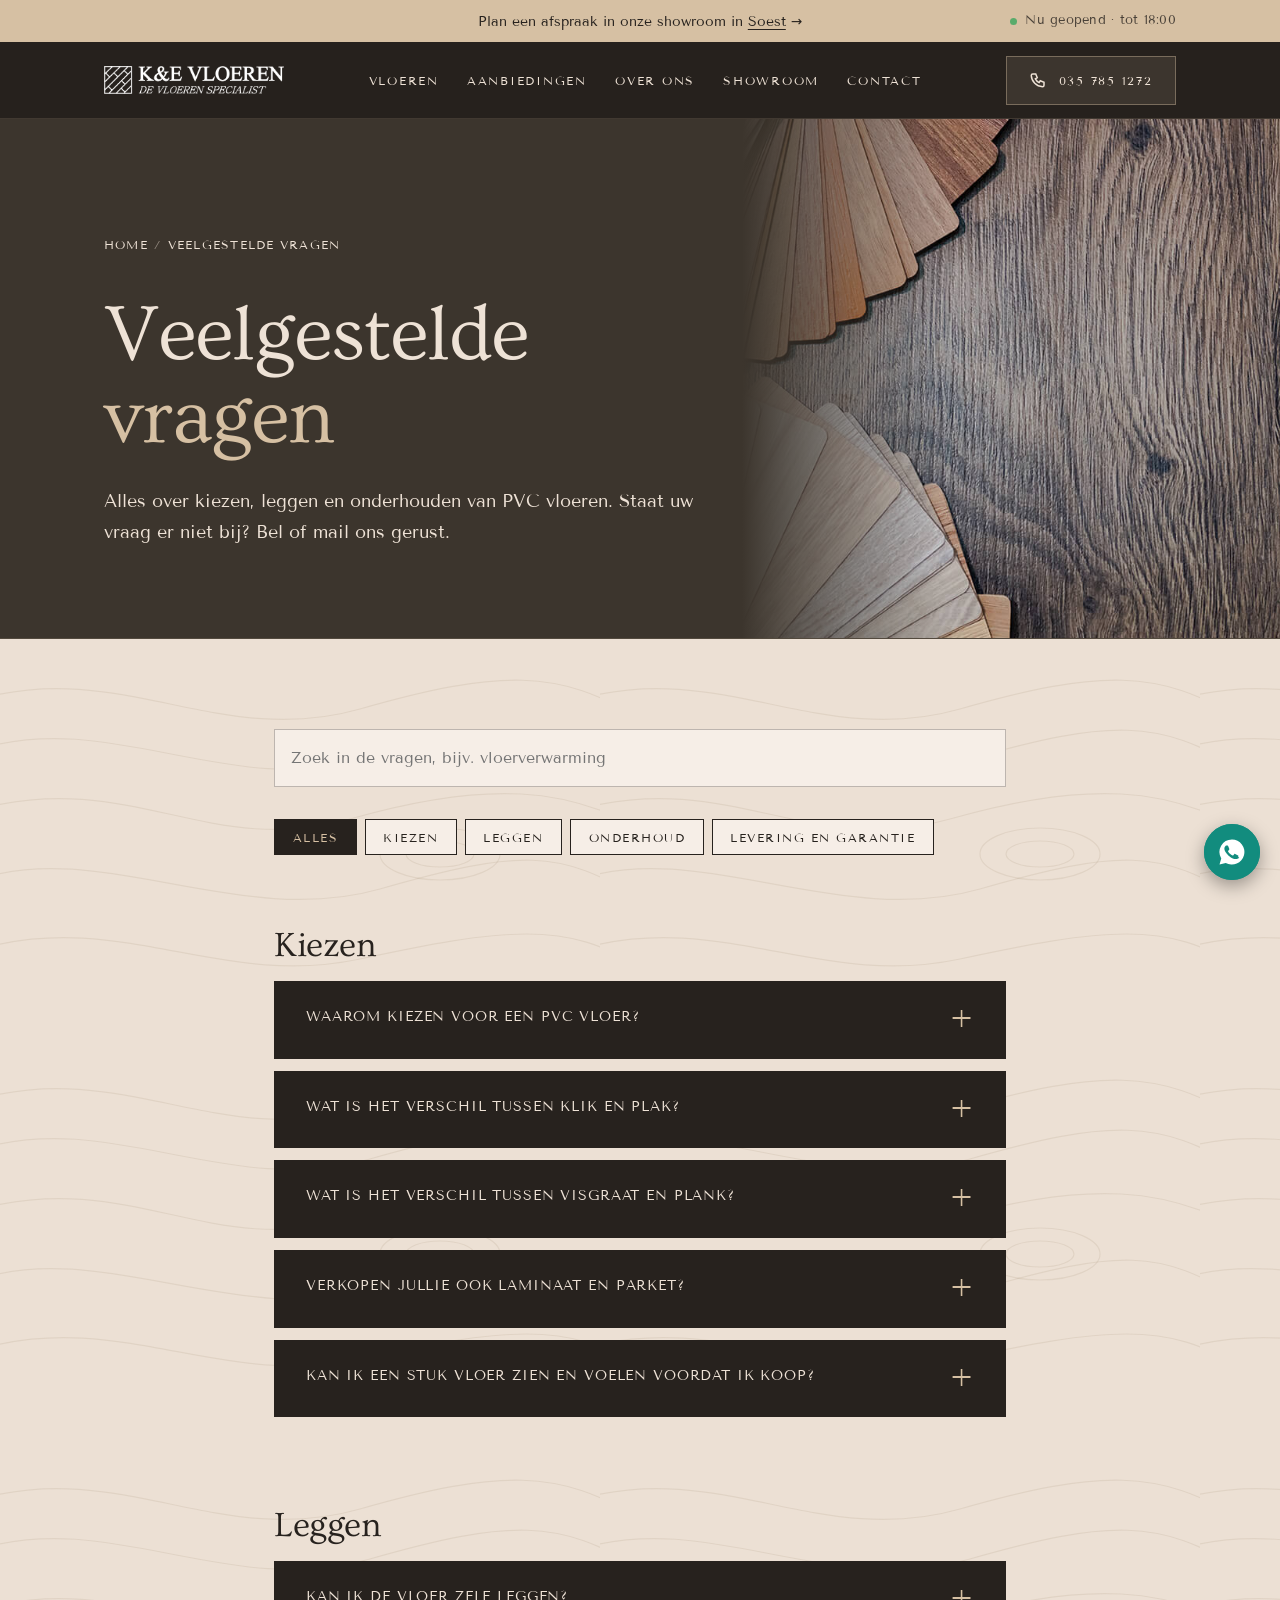
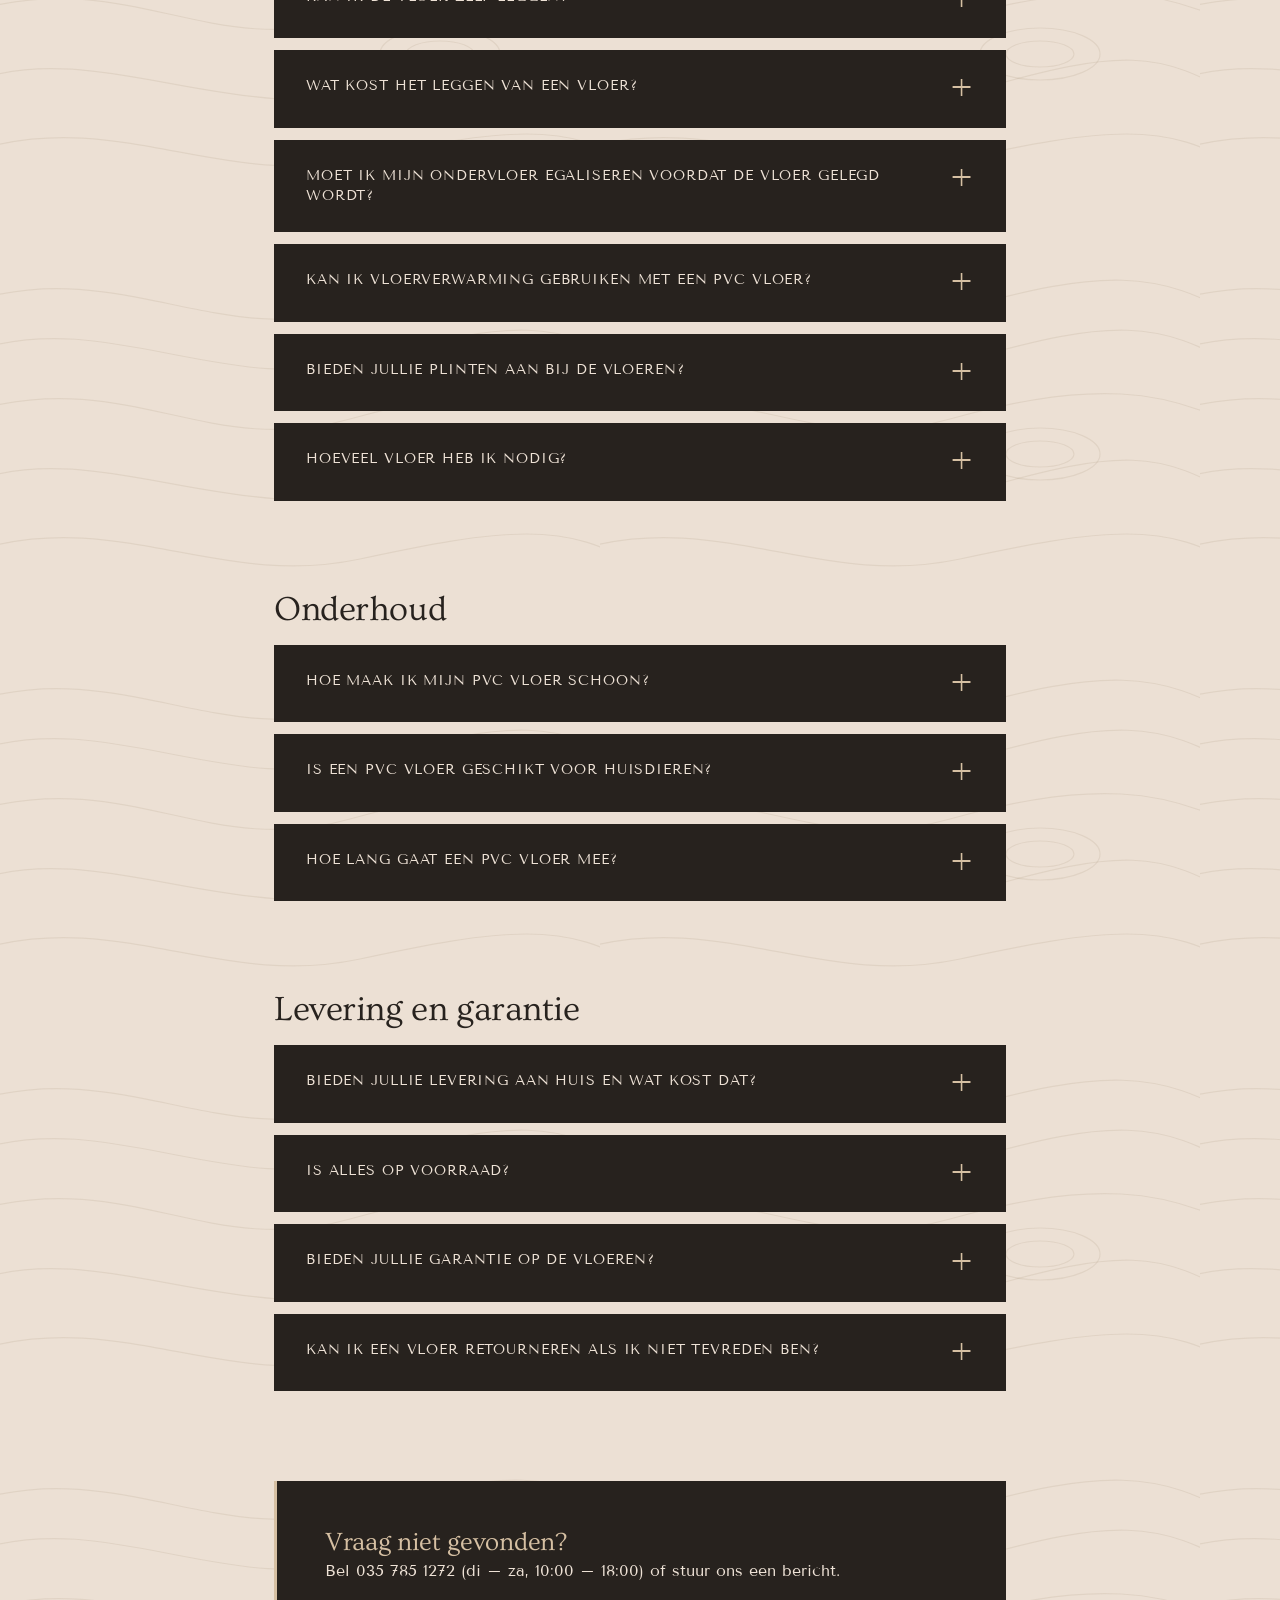
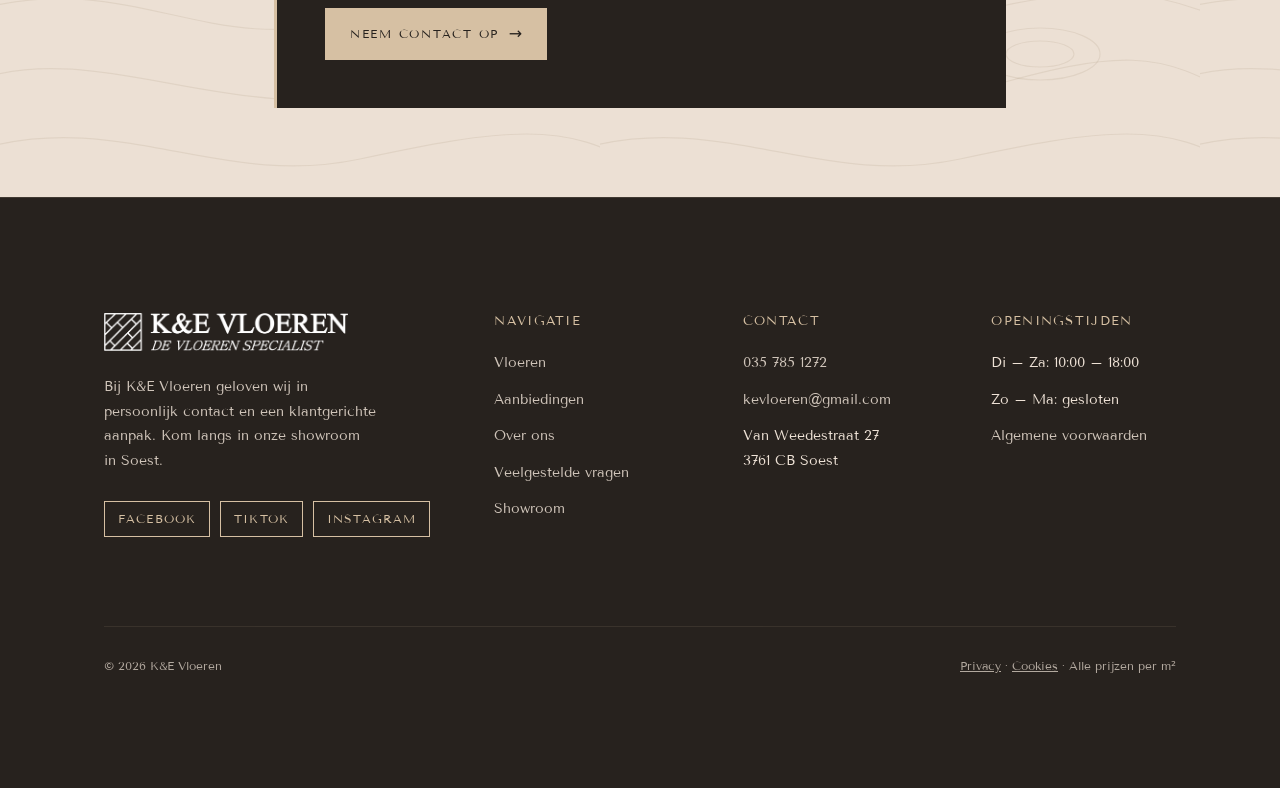
<file: site/faq.html>
<!doctype html>
<html lang="nl">
<head>
<meta charset="utf-8">
<meta name="robots" content="noindex, nofollow">
<meta name="viewport" content="width=device-width, initial-scale=1">
<title>Veelgestelde vragen over PVC vloeren – K&E Vloeren</title>
<meta name="description" content="Antwoorden op veelgestelde vragen over PVC vloeren: kiezen, leggen, onderhoud, vloerverwarming, levering en garantie. K&E Vloeren, Soest.">
<link rel="preload" href="fonts/ovo-400.woff2" as="font" type="font/woff2" crossorigin>
<link rel="stylesheet" href="css/fonts.css">
<link rel="stylesheet" href="css/style.css">
<link rel="stylesheet" href="css/pages.css">
<link rel="stylesheet" href="css/info.css">
<style>
.faq-zoek{display:flex;gap:12px;flex-wrap:wrap;align-items:center;margin-bottom:28px}
.faq-zoek input{flex:1;min-width:220px;padding:.9rem 1rem;font:inherit;background:var(--creme-licht);border:1px solid rgba(58,51,44,.3);color:var(--donker)}
.tabs{display:flex;gap:8px;flex-wrap:wrap;margin-bottom:36px}
.tabs button{background:var(--creme-licht);border:1px solid var(--donker);color:var(--donker);padding:.6rem 1.1rem;font:500 .78rem var(--tekst);letter-spacing:.12em;text-transform:uppercase;cursor:pointer}
.tabs button[aria-pressed="true"]{background:var(--donker);color:var(--zand)}
.faq-groep{margin-bottom:44px}
.faq-groep h2{font-size:2.2rem;margin-bottom:16px}
.faq-groep details{background:var(--donker);color:var(--tekst-licht);margin-bottom:8px}
.faq-groep details[open]{background:var(--donker-2)}
.faq-pagina{max-width:860px}
.geen{display:none;background:var(--creme-licht);padding:36px;text-align:center}
.geen.zichtbaar{display:block}
</style>
<link rel="stylesheet" href="css/ademruimte.css">
</head>
<body>
<div id="site-top"></div>
<main>
  <div class="pagina-kop" style="--kop-img:url(../img/stalen.jpg)">
    <div class="wrap">
      <div class="kruimel"><a href="index.html">Home</a><span>/</span>Veelgestelde vragen</div>
      <h1>Veelgestelde <span class="zand">vragen</span></h1>
      <p class="lead">Alles over kiezen, leggen en onderhouden van PVC vloeren. Staat uw vraag er niet bij? Bel of mail ons gerust.</p>
    </div>
  </div>

  <section class="creme compact">
    <div class="wrap faq-pagina">
      <div class="faq-zoek"><input type="search" id="zoek" placeholder="Zoek in de vragen, bijv. vloerverwarming" aria-label="Zoek in de vragen"></div>
      <div class="tabs" id="tabs" role="group" aria-label="Onderwerp"></div>

      <div class="faq-groep" data-groep="Kiezen">
        <h2>Kiezen</h2>
        <details><summary>Waarom kiezen voor een PVC vloer?</summary><p>PVC is waterbestendig, krasbestendig, geluiddempend en eenvoudig te onderhouden. Het ziet eruit als hout en is geschikt voor woonkamer, keuken en slaapkamer. Veel van onze vloeren hebben bovendien een ondervloer in de plank, zodat u geen aparte ondervloer nodig hebt.</p></details>
        <details><summary>Wat is het verschil tussen klik en plak?</summary><p>Een klikvloer klikt zonder lijm in elkaar en ligt als zwevende vloer op de ondergrond. Een plakvloer (dryback) wordt volledig verlijmd. Klik is sneller te leggen en eenvoudiger te verwijderen, plak ligt strakker en geeft een stillere vloer. Wij adviseren u welke het best past bij uw ruimte.</p></details>
        <details><summary>Wat is het verschil tussen visgraat en plank?</summary><p>Plank is de klassieke rechte houtlook. Visgraat legt de planken in een zigzagpatroon en geeft de ruimte een luxe, ritmische uitstraling. Visgraat is iets meer werk om te leggen, maar het verschil in uitstraling is groot.</p></details>
        <details><summary>Verkopen jullie ook laminaat en parket?</summary><p>Ja, in onze showroom in Soest vindt u naast PVC ook laminaat en parket. Online tonen we alleen PVC. Kom langs voor advies, of <a href="showroom.html#afspraak">plan een afspraak</a>.</p></details>
        <details><summary>Kan ik een stuk vloer zien en voelen voordat ik koop?</summary><p>Zeker. Kom langs in de showroom en bekijk de vloeren in het echt. Wij laten u graag stalen zien en helpen u kiezen.</p></details>
      </div>

      <div class="faq-groep" data-groep="Leggen">
        <h2>Leggen</h2>
        <details><summary>Kan ik de vloer zelf leggen?</summary><p>Klikvloeren zijn relatief eenvoudig zelf te leggen, mits de ondergrond vlak is. Plakvloeren vragen om ervaring en precisie. Wij adviseren op basis van uw situatie en bieden ook professionele legservice.</p></details>
        <details><summary>Wat kost het leggen van een vloer?</summary><p>De kosten hangen af van het type vloer, de oppervlakte en extra werk, zoals egaliseren of het verwijderen van een oude vloer. Vraag een <a href="contact.html#formulier">offerte op maat</a> aan.</p></details>
        <details><summary>Moet ik mijn ondervloer egaliseren voordat de vloer gelegd wordt?</summary><p>Een PVC vloer vraagt een vlakke, droge en schone ondervloer. Is de ondergrond niet vlak genoeg, dan is egaliseren nodig. Bij de inspectie op locatie beoordelen wij de ondergrond en nemen we eventuele egaliseerwerkzaamheden op in de offerte.</p></details>
        <details><summary>Kan ik vloerverwarming gebruiken met een PVC vloer?</summary><p>Ja, onze PVC vloeren zijn combineerbaar met vloerverwarming. Volg de instructies van de vloerfabrikant en van uw verwarmingsinstallateur, zodat de warmte gelijkmatig wordt verdeeld.</p></details>
        <details><summary>Bieden jullie plinten aan bij de vloeren?</summary><p>Ja, wij hebben plinten in verschillende stijlen en hoogtes die bij onze vloeren passen. Plinten geven een nette afwerking en verbergen de uitzetruimte en kabels.</p></details>
        <details><summary>Hoeveel vloer heb ik nodig?</summary><p>Meet de oppervlakte in m² en tel circa 10% snijverlies erbij op. Op elke productpagina vindt u een berekenaar die dit voor u omrekent naar het aantal dozen.</p></details>
      </div>

      <div class="faq-groep" data-groep="Onderhoud">
        <h2>Onderhoud</h2>
        <details><summary>Hoe maak ik mijn PVC vloer schoon?</summary><p>Veeg of stofzuig met een zachte borstel en neem de vloer af met een licht vochtige dweil. Vermijd veel water en agressieve reinigingsmiddelen, en veeg gemorste vloeistoffen direct op.</p></details>
        <details><summary>Is een PVC vloer geschikt voor huisdieren?</summary><p>Ja, PVC is krasbestendig en kan goed tegen klauwen. Houd de nagels van uw huisdier kort en gebruik viltjes onder meubels om krassen te beperken.</p></details>
        <details><summary>Hoe lang gaat een PVC vloer mee?</summary><p>Dat hangt af van de kwaliteit en het gebruik. Bij goed onderhoud gaat een kwalitatieve PVC vloer vele jaren mee. De fabrikant geeft op veel van onze vloeren tot 15 jaar garantie.</p></details>
      </div>

      <div class="faq-groep" data-groep="Levering en garantie">
        <h2>Levering en garantie</h2>
        <details><summary>Bieden jullie levering aan huis en wat kost dat?</summary><p>Ja, wij leveren aan huis. De kosten hangen af van de afstand en het totale orderbedrag. Neem contact met ons op voor de mogelijkheden.</p></details>
        <details><summary>Is alles op voorraad?</summary><p>Ja, onze PVC vloeren zijn op voorraad en direct mee te nemen uit de showroom in Soest.</p></details>
        <details><summary>Bieden jullie garantie op de vloeren?</summary><p>Ja, afhankelijk van merk en product, tot 15 jaar fabrieksgarantie. Die dekt meestal fabricagefouten en bepaalde vormen van slijtage. De precieze voorwaarden vindt u op de productpagina en in onze <a href="https://kevloeren.nl/wp-content/uploads/2026/02/Algemene-Voorwaarden.pdf">algemene voorwaarden</a>.</p></details>
        <details><summary>Kan ik een vloer retourneren als ik niet tevreden ben?</summary><p>Wij streven naar tevreden klanten. Bent u het niet, neem dan zo snel mogelijk contact met ons op, dan zoeken we samen een oplossing: vervangen, een alternatief of retour volgens onze voorwaarden.</p></details>
      </div>

      <div class="geen" id="geen"><h3>Geen vragen gevonden</h3><p style="margin:8px 0 16px">Probeer een ander woord, of stel uw vraag rechtstreeks.</p><a class="btn btn-donker" href="contact.html#formulier">Stel uw vraag</a></div>

      <div class="info-blok">
        <div><h3>Vraag niet gevonden?</h3><p>Bel 035 785 1272 (di – za, 10:00 – 18:00) of stuur ons een bericht.</p></div>
        <a class="btn btn-zand" href="contact.html#formulier">Neem contact op</a>
      </div>
    </div>
  </section>
</main>
<div id="site-bottom"></div>
<script src="js/layout.js"></script>
<script>
(function(){
  const groepen=[...document.querySelectorAll('.faq-groep')];
  const tabs=document.getElementById('tabs');
  let actief='Alles';
  ['Alles',...groepen.map(g=>g.dataset.groep)].forEach(n=>{
    const b=document.createElement('button');b.type='button';b.textContent=n;b.setAttribute('aria-pressed',n===actief);
    b.addEventListener('click',()=>{actief=n;tabs.querySelectorAll('button').forEach(x=>x.setAttribute('aria-pressed',x===b));filter()});
    tabs.appendChild(b);
  });
  const zoek=document.getElementById('zoek');
  zoek.addEventListener('input',filter);
  function filter(){
    const t=zoek.value.trim().toLowerCase();let totaal=0;
    groepen.forEach(g=>{
      let n=0;
      g.querySelectorAll('details').forEach(d=>{
        const ok=(actief==='Alles'||g.dataset.groep===actief)&&(!t||d.textContent.toLowerCase().includes(t));
        d.hidden=!ok;if(ok){n++;if(t)d.open=true}
      });
      g.hidden=!n;totaal+=n;
    });
    document.getElementById('geen').classList.toggle('zichtbaar',!totaal);
  }
  // FAQPage structured data uit de zichtbare vragen
  const ld={"@context":"https://schema.org","@type":"FAQPage","mainEntity":[...document.querySelectorAll('.faq-groep details')].map(d=>({"@type":"Question","name":d.querySelector('summary').textContent,"acceptedAnswer":{"@type":"Answer","text":d.querySelector('p').textContent}}))};
  const s=document.createElement('script');s.type='application/ld+json';s.textContent=JSON.stringify(ld);document.head.appendChild(s);
})();
</script>
</body>
</html>
</file>
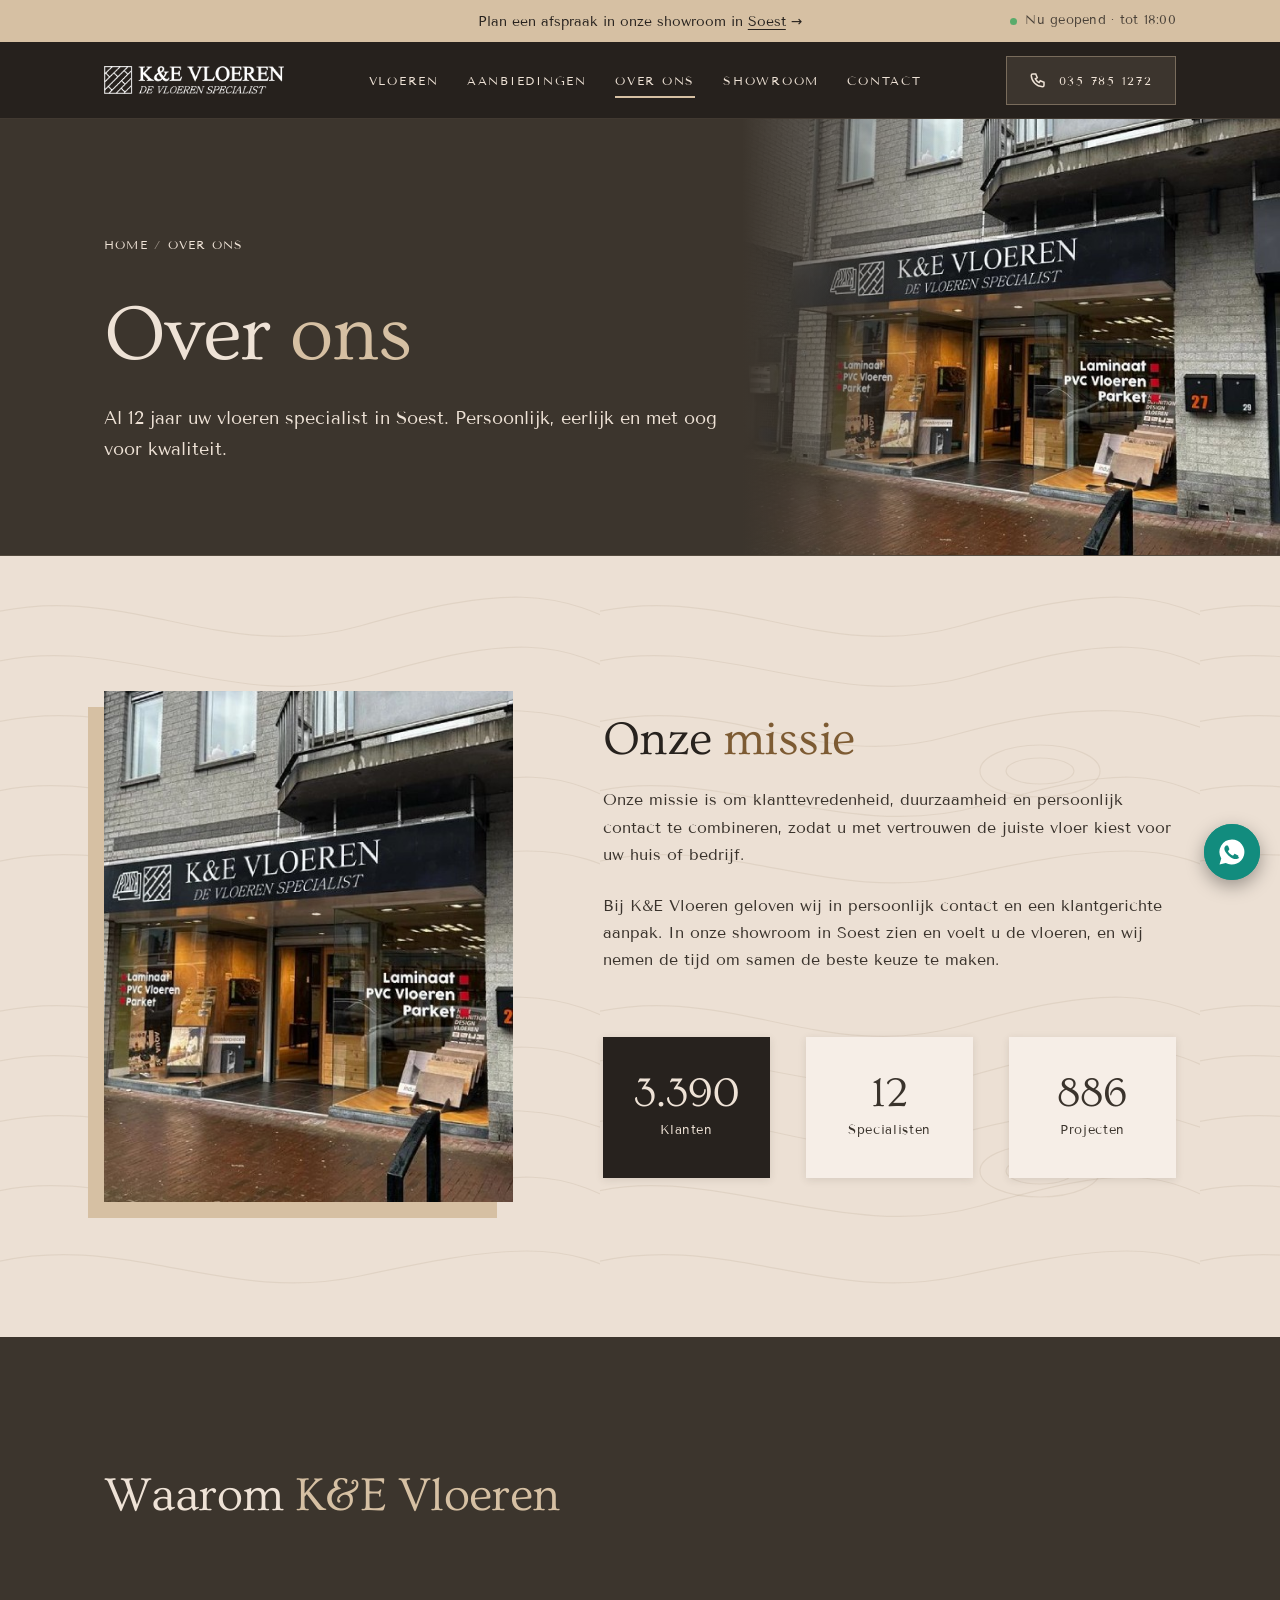
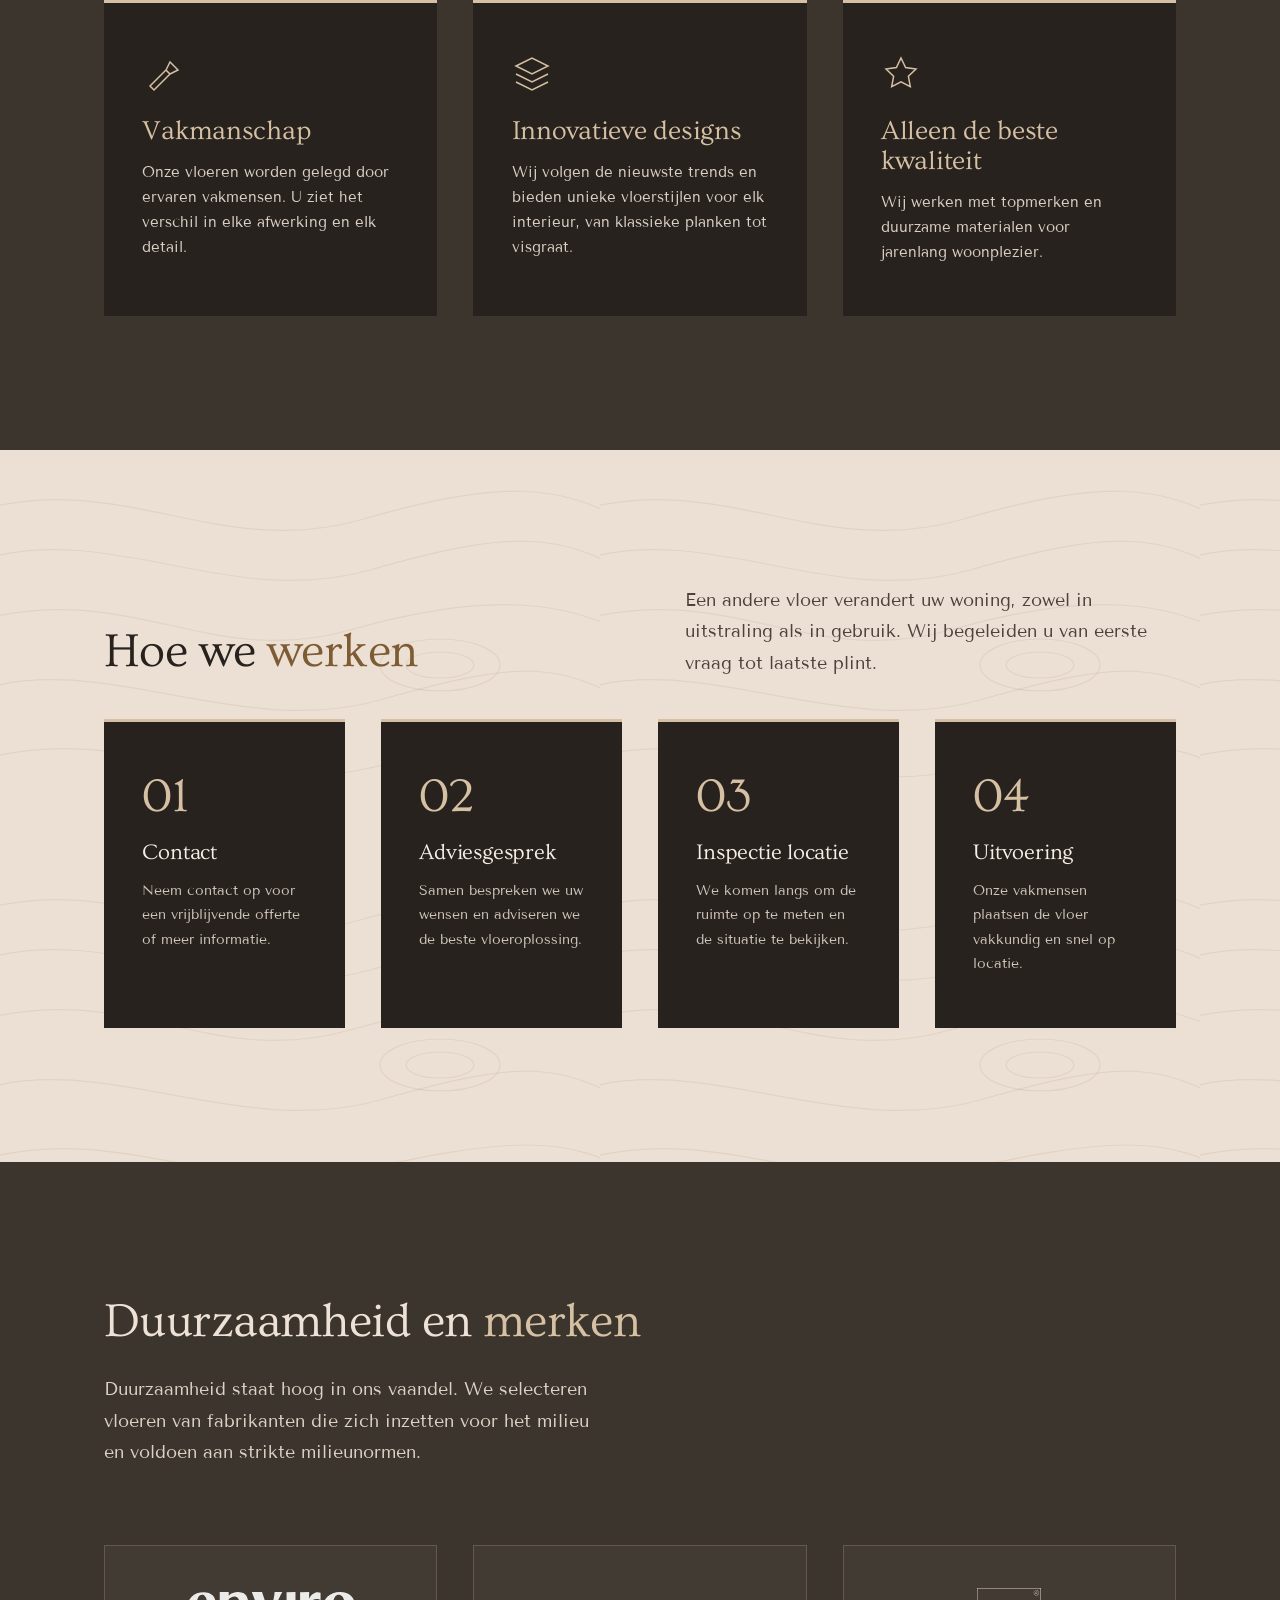
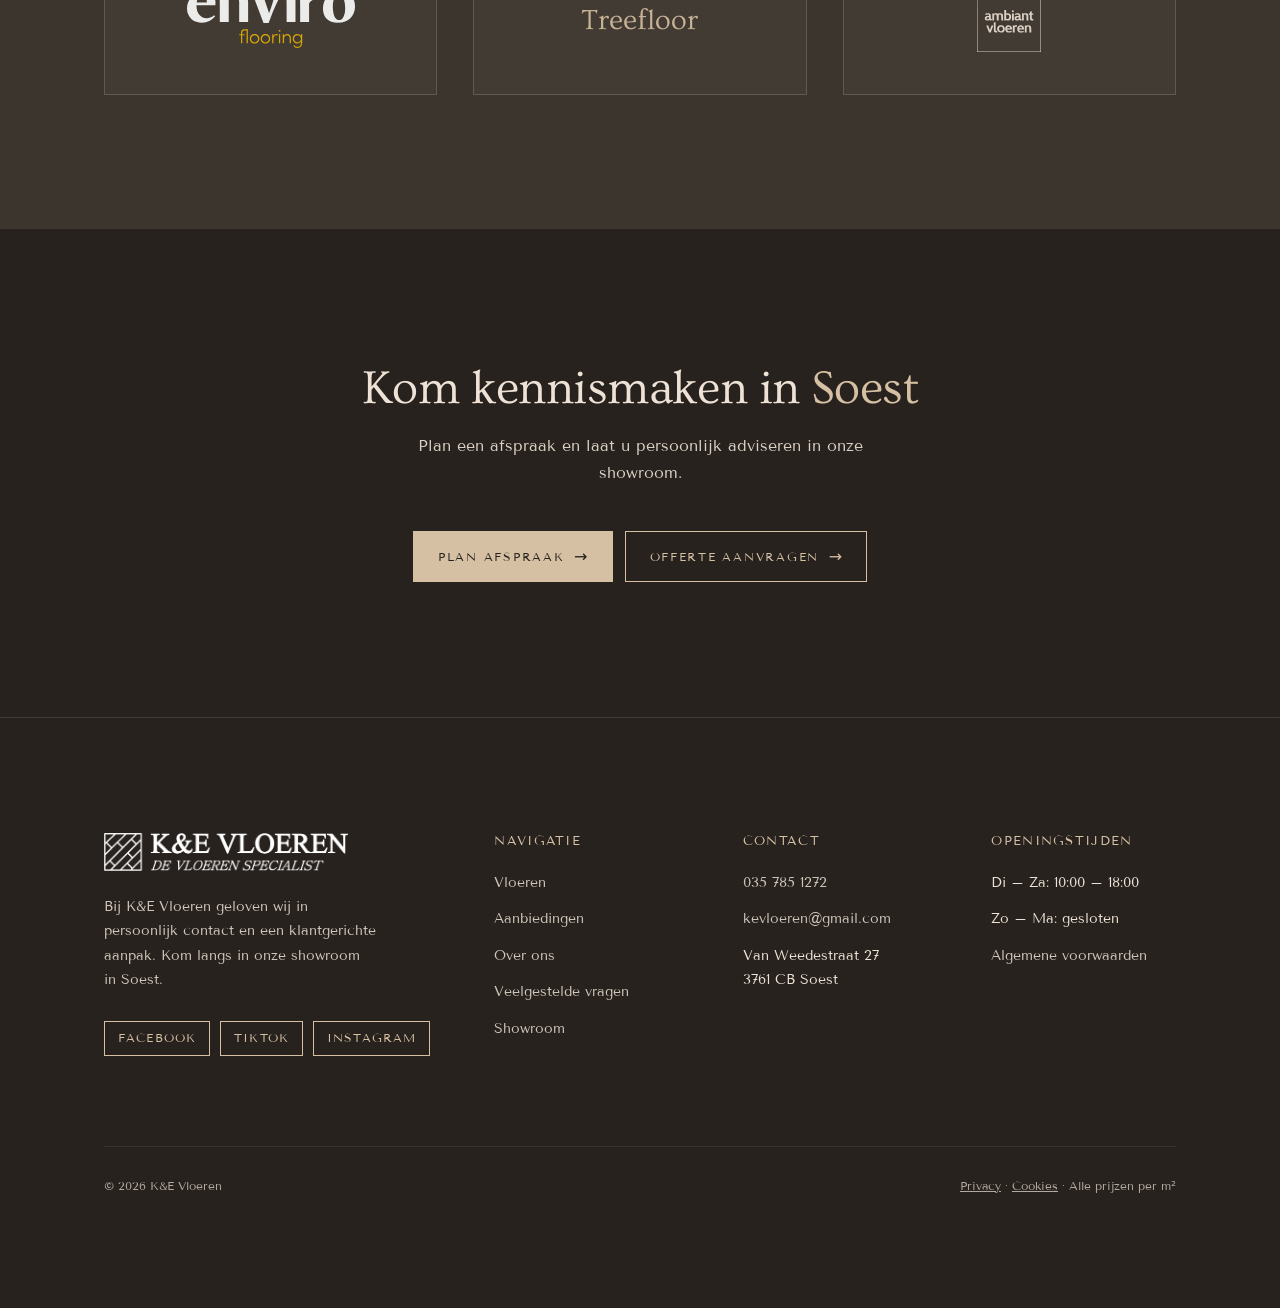
<file: site/over-ons.html>
<!doctype html>
<html lang="nl">
<head>
<meta charset="utf-8">
<meta name="robots" content="noindex, nofollow">
<meta name="viewport" content="width=device-width, initial-scale=1">
<title>Over ons – K&E Vloeren Soest</title>
<meta name="description" content="K&E Vloeren: 12 jaar ervaring, 3.429 klanten en 896 projecten. Persoonlijk advies, duurzame vloeren en vakkundige legservice vanuit Soest.">
<link rel="preload" href="fonts/ovo-400.woff2" as="font" type="font/woff2" crossorigin>
<link rel="stylesheet" href="css/fonts.css">
<link rel="stylesheet" href="css/style.css">
<link rel="stylesheet" href="css/pages.css">
<link rel="stylesheet" href="css/info.css">
<style>
.missie{display:grid;grid-template-columns:5fr 7fr;gap:64px;align-items:center}
.missie img{width:100%;aspect-ratio:4/5;object-fit:cover;box-shadow:-16px 16px 0 var(--zand)}
.missie p+p{margin-top:16px}
.waarden{display:grid;grid-template-columns:repeat(3,1fr);gap:20px;margin-top:40px}
.waarde{background:var(--donker);color:var(--tekst-licht);padding:32px 28px;border-top:3px solid var(--zand)}
.waarde svg{width:40px;height:40px;stroke:var(--zand);fill:none;stroke-width:1.5;margin-bottom:14px}
.waarde h3{color:var(--zand);margin-bottom:8px;font-size:1.7rem}
.waarde p{font-size:.92rem;opacity:.9}
.stappen-kop{display:grid;grid-template-columns:1fr 1fr;gap:32px;align-items:end;margin-bottom:40px}
@media (max-width:1020px){.missie,.stappen-kop{grid-template-columns:1fr;gap:40px}.waarden{grid-template-columns:1fr}}
</style>
<link rel="stylesheet" href="css/ademruimte.css">
</head>
<body>
<div id="site-top"></div>
<main>
  <div class="pagina-kop" style="--kop-img:url(../img/gevel.jpg)">
    <div class="wrap">
      <div class="kruimel"><a href="index.html">Home</a><span>/</span>Over ons</div>
      <h1>Over <span class="zand">ons</span></h1>
      <p class="lead">Al 12 jaar uw vloeren specialist in Soest. Persoonlijk, eerlijk en met oog voor kwaliteit.</p>
    </div>
  </div>

  <section class="creme">
    <div class="wrap missie">
      <img src="img/gevel.jpg" alt="K&E Vloeren aan de Van Weedestraat in Soest" loading="lazy">
      <div class="rv">
        <h2>Onze <span style="color:var(--zand-donker)">missie</span></h2>
        <p style="margin-top:20px">Onze missie is om klanttevredenheid, duurzaamheid en persoonlijk contact te combineren, zodat u met vertrouwen de juiste vloer kiest voor uw huis of bedrijf.</p>
        <p>Bij K&E Vloeren geloven wij in persoonlijk contact en een klantgerichte aanpak. In onze showroom in Soest zien en voelt u de vloeren, en wij nemen de tijd om samen de beste keuze te maken.</p>
        <div class="tellers" aria-label="Onze cijfers">
          <div class="teller"><b data-count="3429">3.429</b><span>Klanten</span></div>
          <div class="teller"><b data-count="12">12</b><span>Specialisten</span></div>
          <div class="teller"><b data-count="896">896</b><span>Projecten</span></div>
        </div>
      </div>
    </div>
  </section>

  <section class="donker-2">
    <div class="wrap">
      <div class="sec-kop"><div><h2>Waarom <span class="zand">K&E Vloeren</span></h2></div></div>
      <div class="waarden" style="margin-top:0">
        <div class="waarde rv">
          <svg viewBox="0 0 40 40" aria-hidden="true"><path d="M8 32 24 16l4 4L12 36zM24 16l4-8 8 8-8 4z"/></svg>
          <h3>Vakmanschap</h3><p>Onze vloeren worden gelegd door ervaren vakmensen. U ziet het verschil in elke afwerking en elk detail.</p>
        </div>
        <div class="waarde rv">
          <svg viewBox="0 0 40 40" aria-hidden="true"><path d="M4 12 20 4l16 8-16 8zM4 20l16 8 16-8M4 28l16 8 16-8"/></svg>
          <h3>Innovatieve designs</h3><p>Wij volgen de nieuwste trends en bieden unieke vloerstijlen voor elk interieur, van klassieke planken tot visgraat.</p>
        </div>
        <div class="waarde rv">
          <svg viewBox="0 0 40 40" aria-hidden="true"><path d="M20 4l4.6 9.6 10.4 1.4-7.6 7.3 1.9 10.4L20 27.8l-9.3 4.9 1.9-10.4L5 15l10.4-1.4z"/></svg>
          <h3>Alleen de beste kwaliteit</h3><p>Wij werken met topmerken en duurzame materialen voor jarenlang woonplezier.</p>
        </div>
      </div>
    </div>
  </section>

  <section class="creme">
    <div class="wrap">
      <div class="stappen-kop">
        <h2>Hoe we <span style="color:var(--zand-donker)">werken</span></h2>
        <p class="lead">Een andere vloer verandert uw woning, zowel in uitstraling als in gebruik. Wij begeleiden u van eerste vraag tot laatste plint.</p>
      </div>
      <div class="stappen">
        <div class="stap rv"><div class="nr">01</div><h3>Contact</h3><p>Neem contact op voor een vrijblijvende offerte of meer informatie.</p></div>
        <div class="stap rv"><div class="nr">02</div><h3>Adviesgesprek</h3><p>Samen bespreken we uw wensen en adviseren we de beste vloeroplossing.</p></div>
        <div class="stap rv"><div class="nr">03</div><h3>Inspectie locatie</h3><p>We komen langs om de ruimte op te meten en de situatie te bekijken.</p></div>
        <div class="stap rv"><div class="nr">04</div><h3>Uitvoering</h3><p>Onze vakmensen plaatsen de vloer vakkundig en snel op locatie.</p></div>
      </div>
    </div>
  </section>

  <section class="donker-2">
    <div class="wrap">
      <div class="sec-kop"><div><h2>Duurzaamheid en <span class="zand">merken</span></h2><p class="lead" style="margin-top:12px">Duurzaamheid staat hoog in ons vaandel. We selecteren vloeren van fabrikanten die zich inzetten voor het milieu en voldoen aan strikte milieunormen.</p></div></div>
      <div class="merken-rij">
        <a class="merk-logo" href="vloeren.html?merk=Enviro" aria-label="Enviro Flooring, bekijk vloeren"><img src="img/merken/enviro.svg" alt="Enviro Flooring" height="56"></a>
        <a class="merk" href="vloeren.html?merk=Treefloor">Treefloor</a>
        <a class="merk-logo" href="vloeren.html?merk=Ambiant" aria-label="Ambiant vloeren, bekijk vloeren"><img src="img/merken/ambiant-licht.svg" alt="Ambiant vloeren" height="64"></a>
      </div>
    </div>
  </section>

  <section class="cta">
    <div class="wrap">
      <h2>Kom kennismaken in <span class="zand">Soest</span></h2>
      <p>Plan een afspraak en laat u persoonlijk adviseren in onze showroom.</p>
      <div class="hero-knoppen">
        <a class="btn btn-zand" href="showroom.html#afspraak">Plan afspraak</a>
        <a class="btn btn-lijn" href="contact.html#formulier">Offerte aanvragen</a>
      </div>
    </div>
  </section>
</main>
<div id="site-bottom"></div>
<script src="js/layout.js"></script>
<script>
const io=new IntersectionObserver(es=>es.forEach(e=>{if(e.isIntersecting){e.target.classList.add('in');io.unobserve(e.target)}}),{threshold:.15});
document.querySelectorAll('.rv').forEach(el=>io.observe(el));
const nf=new Intl.NumberFormat('nl-NL');
const co=new IntersectionObserver(es=>es.forEach(e=>{if(!e.isIntersecting)return;co.unobserve(e.target);
  const n=+e.target.dataset.count;if(matchMedia('(prefers-reduced-motion:reduce)').matches)return;
  const t0=performance.now();(function f(t){const p=Math.min((t-t0)/1400,1);e.target.textContent=nf.format(Math.round(n*(1-Math.pow(1-p,3))));if(p<1)requestAnimationFrame(f)})(t0)}),{threshold:.6});
document.querySelectorAll('[data-count]').forEach(el=>co.observe(el));
</script>
</body>
</html>
</file>
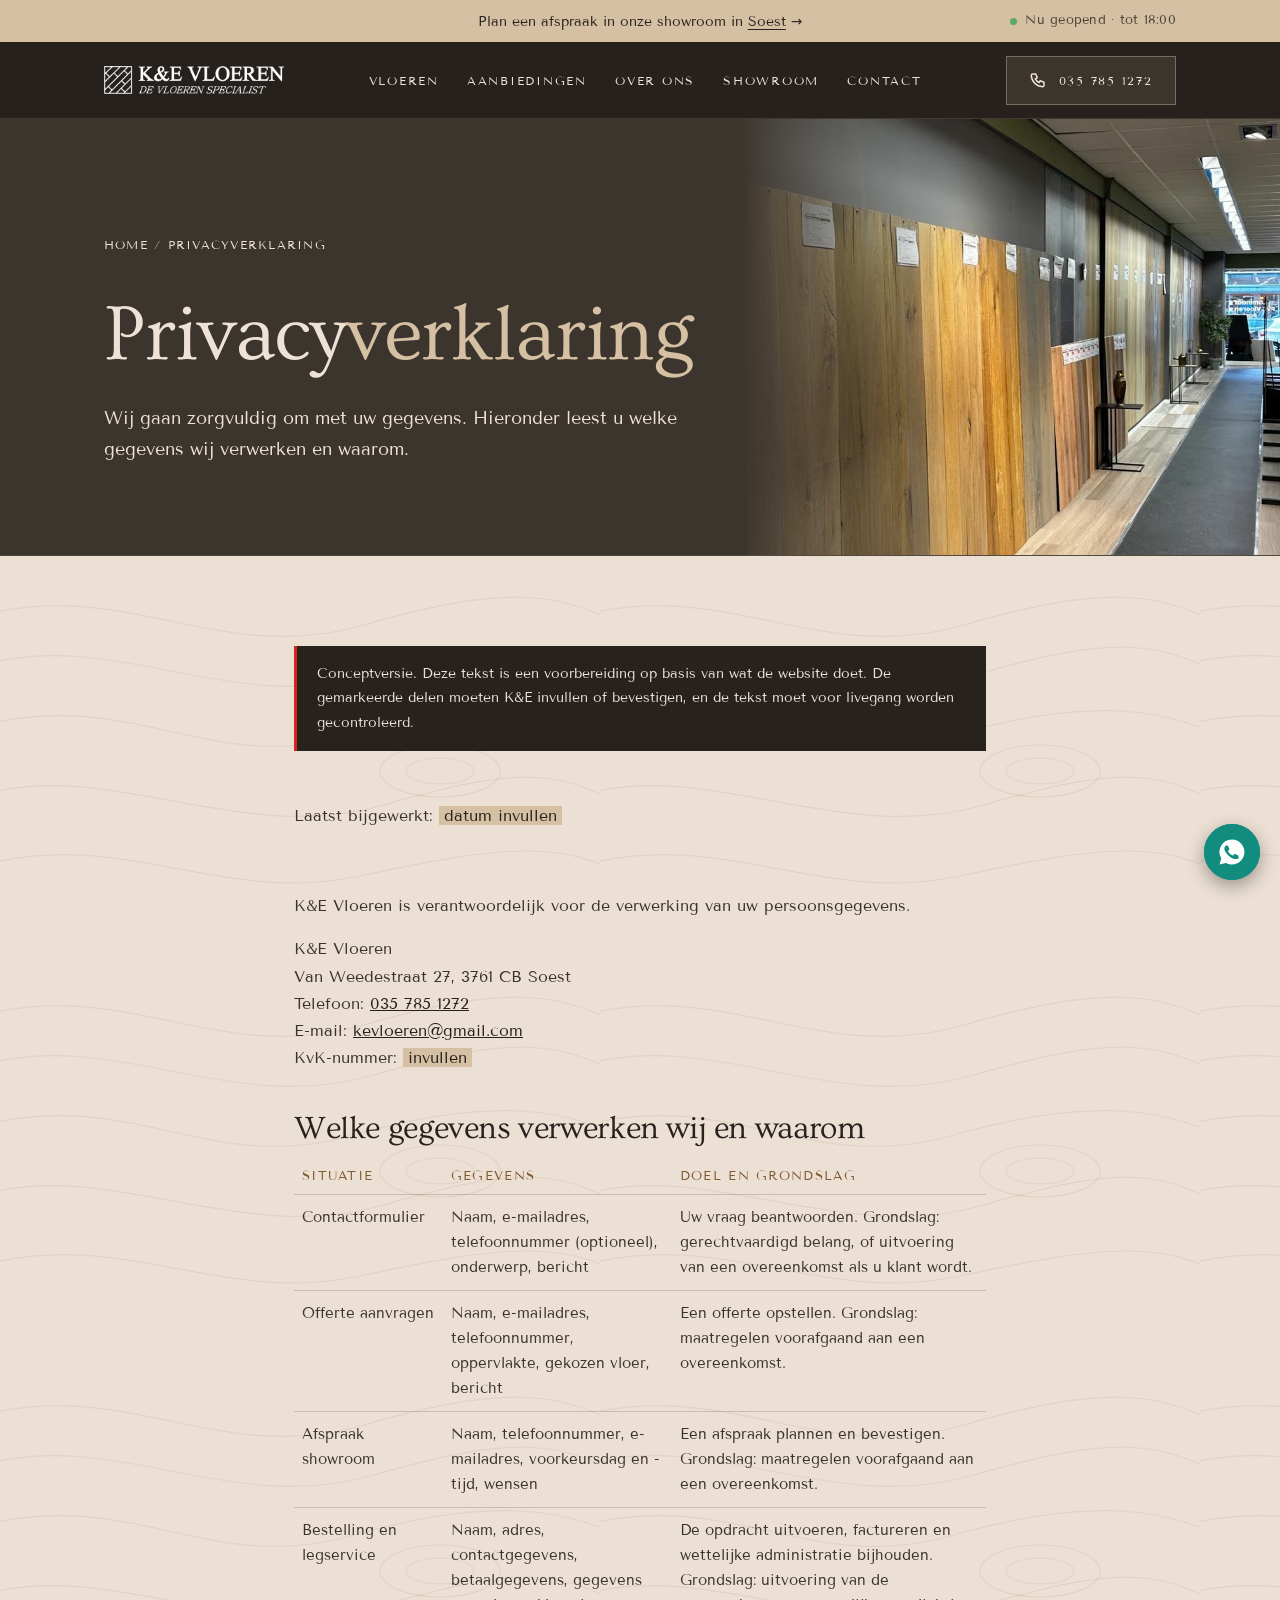
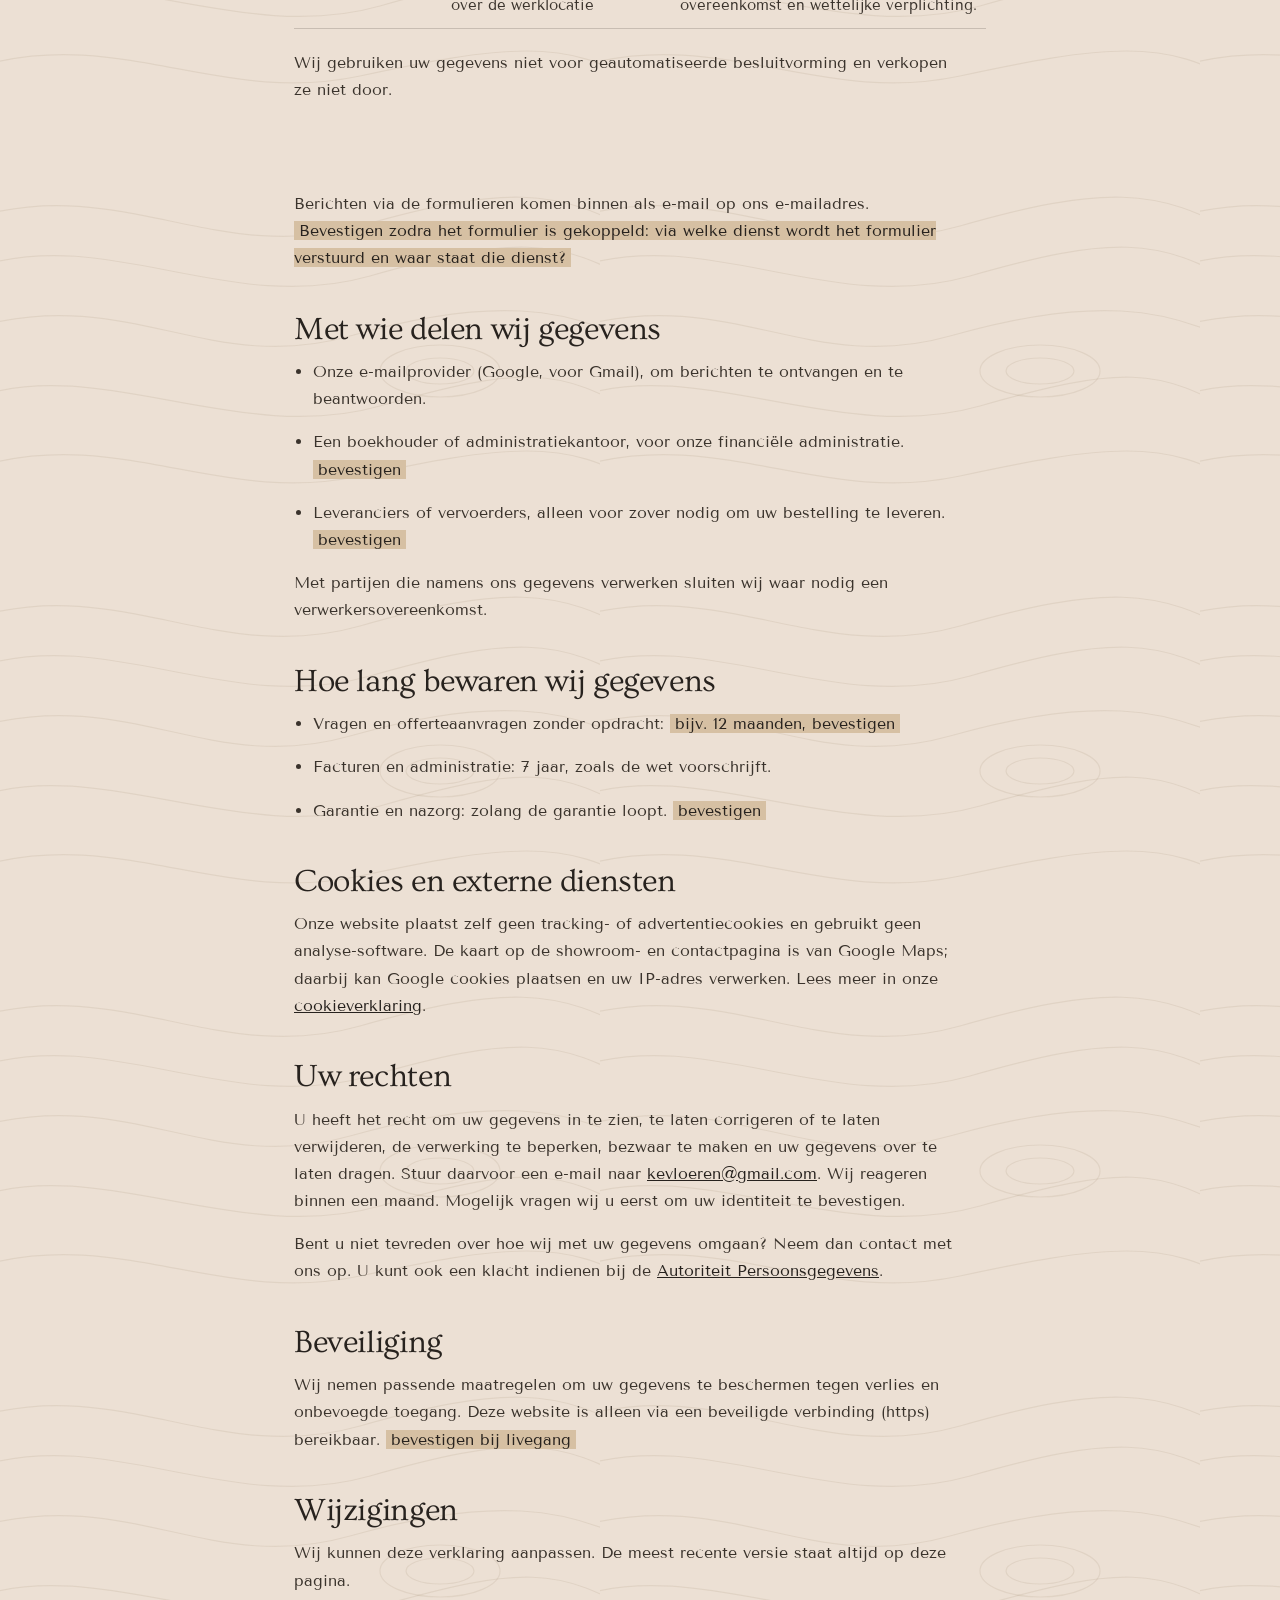
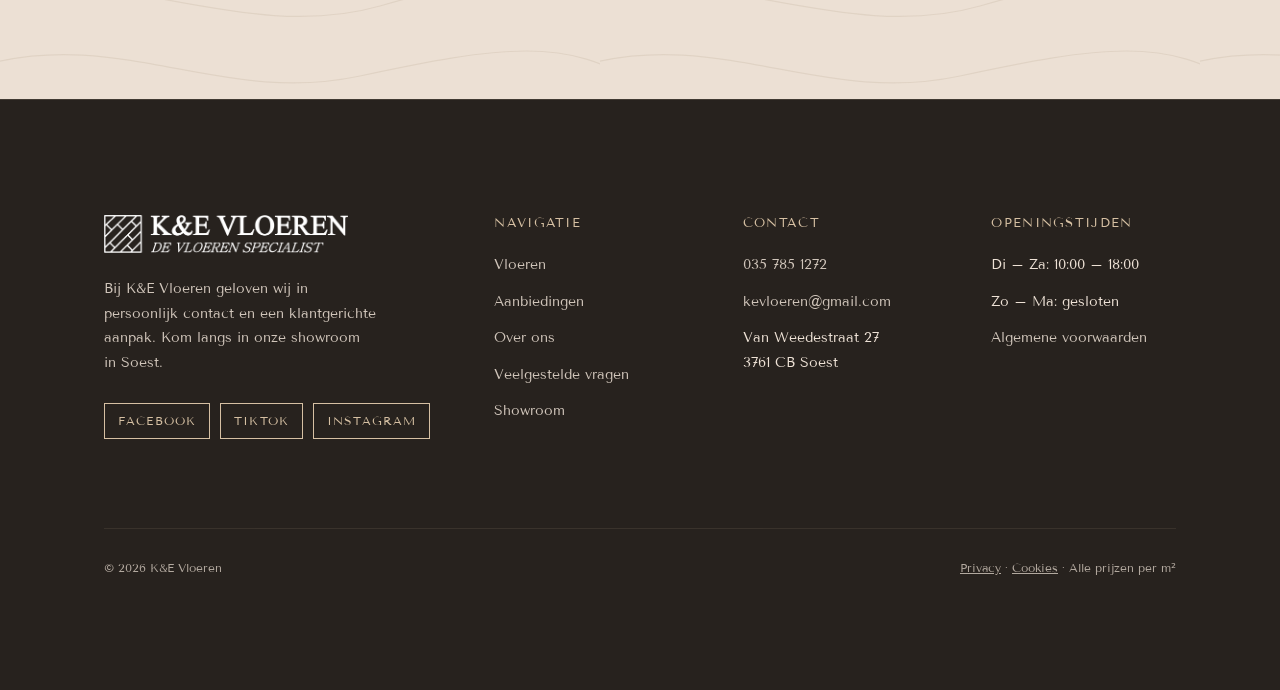
<file: site/privacy.html>
<!doctype html>
<html lang="nl">
<head>
<meta charset="utf-8">
<meta name="robots" content="noindex, nofollow">
<meta name="viewport" content="width=device-width, initial-scale=1">
<title>Privacyverklaring – K&E Vloeren</title>
<meta name="description" content="Privacyverklaring van K&E Vloeren: welke persoonsgegevens wij verwerken, waarom, hoe lang en wat uw rechten zijn.">
<link rel="preload" href="fonts/ovo-400.woff2" as="font" type="font/woff2" crossorigin>
<link rel="stylesheet" href="css/fonts.css">
<link rel="stylesheet" href="css/style.css">
<link rel="stylesheet" href="css/pages.css">
<link rel="stylesheet" href="css/info.css">
<link rel="stylesheet" href="css/ademruimte.css">
</head>
<body>
<div id="site-top"></div>
<main>
  <div class="pagina-kop" style="--kop-img:url(../img/showroom-3.webp)">
    <div class="wrap">
      <div class="kruimel"><a href="index.html">Home</a><span>/</span>Privacyverklaring</div>
      <h1>Privacy<span class="zand">verklaring</span></h1>
      <p class="lead">Wij gaan zorgvuldig om met uw gegevens. Hieronder leest u welke gegevens wij verwerken en waarom.</p>
    </div>
  </div>
  <section class="creme compact">
    <div class="wrap juridisch">
      <div class="concept"><b>Conceptversie.</b> Deze tekst is een voorbereiding op basis van wat de website doet. De gemarkeerde delen moeten K&E invullen of bevestigen, en de tekst moet voor livegang worden gecontroleerd.</div>
      <p>Laatst bijgewerkt: <mark class="vul">datum invullen</mark></p>

      <h2>Wie zijn wij</h2>
      <p>K&E Vloeren is verantwoordelijk voor de verwerking van uw persoonsgegevens.</p>
      <p>K&E Vloeren<br>Van Weedestraat 27, 3761 CB Soest<br>Telefoon: <a href="tel:+31357851272">035 785 1272</a><br>E-mail: <a href="mailto:kevloeren@gmail.com">kevloeren@gmail.com</a><br>KvK-nummer: <mark class="vul">invullen</mark></p>

      <h2>Welke gegevens verwerken wij en waarom</h2>
      <table>
        <tr><th>Situatie</th><th>Gegevens</th><th>Doel en grondslag</th></tr>
        <tr><td>Contactformulier</td><td>Naam, e-mailadres, telefoonnummer (optioneel), onderwerp, bericht</td><td>Uw vraag beantwoorden. Grondslag: gerechtvaardigd belang, of uitvoering van een overeenkomst als u klant wordt.</td></tr>
        <tr><td>Offerte aanvragen</td><td>Naam, e-mailadres, telefoonnummer, oppervlakte, gekozen vloer, bericht</td><td>Een offerte opstellen. Grondslag: maatregelen voorafgaand aan een overeenkomst.</td></tr>
        <tr><td>Afspraak showroom</td><td>Naam, telefoonnummer, e-mailadres, voorkeursdag en -tijd, wensen</td><td>Een afspraak plannen en bevestigen. Grondslag: maatregelen voorafgaand aan een overeenkomst.</td></tr>
        <tr><td>Bestelling en legservice</td><td>Naam, adres, contactgegevens, betaalgegevens, gegevens over de werklocatie</td><td>De opdracht uitvoeren, factureren en wettelijke administratie bijhouden. Grondslag: uitvoering van de overeenkomst en wettelijke verplichting.</td></tr>
      </table>
      <p>Wij gebruiken uw gegevens niet voor geautomatiseerde besluitvorming en verkopen ze niet door.</p>

      <h2>Hoe uw formulier bij ons aankomt</h2>
      <p>Berichten via de formulieren komen binnen als e-mail op ons e-mailadres. <mark class="vul">Bevestigen zodra het formulier is gekoppeld: via welke dienst wordt het formulier verstuurd en waar staat die dienst?</mark></p>

      <h2>Met wie delen wij gegevens</h2>
      <ul>
        <li>Onze e-mailprovider (Google, voor Gmail), om berichten te ontvangen en te beantwoorden.</li>
        <li>Een boekhouder of administratiekantoor, voor onze financiële administratie. <mark class="vul">bevestigen</mark></li>
        <li>Leveranciers of vervoerders, alleen voor zover nodig om uw bestelling te leveren. <mark class="vul">bevestigen</mark></li>
      </ul>
      <p>Met partijen die namens ons gegevens verwerken sluiten wij waar nodig een verwerkersovereenkomst.</p>

      <h2>Hoe lang bewaren wij gegevens</h2>
      <ul>
        <li>Vragen en offerteaanvragen zonder opdracht: <mark class="vul">bijv. 12 maanden, bevestigen</mark></li>
        <li>Facturen en administratie: 7 jaar, zoals de wet voorschrijft.</li>
        <li>Garantie en nazorg: zolang de garantie loopt. <mark class="vul">bevestigen</mark></li>
      </ul>

      <h2>Cookies en externe diensten</h2>
      <p>Onze website plaatst zelf geen tracking- of advertentiecookies en gebruikt geen analyse-software. De kaart op de showroom- en contactpagina is van Google Maps; daarbij kan Google cookies plaatsen en uw IP-adres verwerken. Lees meer in onze <a href="cookies.html">cookieverklaring</a>.</p>

      <h2>Uw rechten</h2>
      <p>U heeft het recht om uw gegevens in te zien, te laten corrigeren of te laten verwijderen, de verwerking te beperken, bezwaar te maken en uw gegevens over te laten dragen. Stuur daarvoor een e-mail naar <a href="mailto:kevloeren@gmail.com">kevloeren@gmail.com</a>. Wij reageren binnen een maand. Mogelijk vragen wij u eerst om uw identiteit te bevestigen.</p>
      <p>Bent u niet tevreden over hoe wij met uw gegevens omgaan? Neem dan contact met ons op. U kunt ook een klacht indienen bij de <a href="https://autoriteitpersoonsgegevens.nl" target="_blank" rel="noopener">Autoriteit Persoonsgegevens</a>.</p>

      <h2>Beveiliging</h2>
      <p>Wij nemen passende maatregelen om uw gegevens te beschermen tegen verlies en onbevoegde toegang. Deze website is alleen via een beveiligde verbinding (https) bereikbaar. <mark class="vul">bevestigen bij livegang</mark></p>

      <h2>Wijzigingen</h2>
      <p>Wij kunnen deze verklaring aanpassen. De meest recente versie staat altijd op deze pagina.</p>
    </div>
  </section>
</main>
<div id="site-bottom"></div>
<script src="js/layout.js"></script>
</body>
</html>
</file>
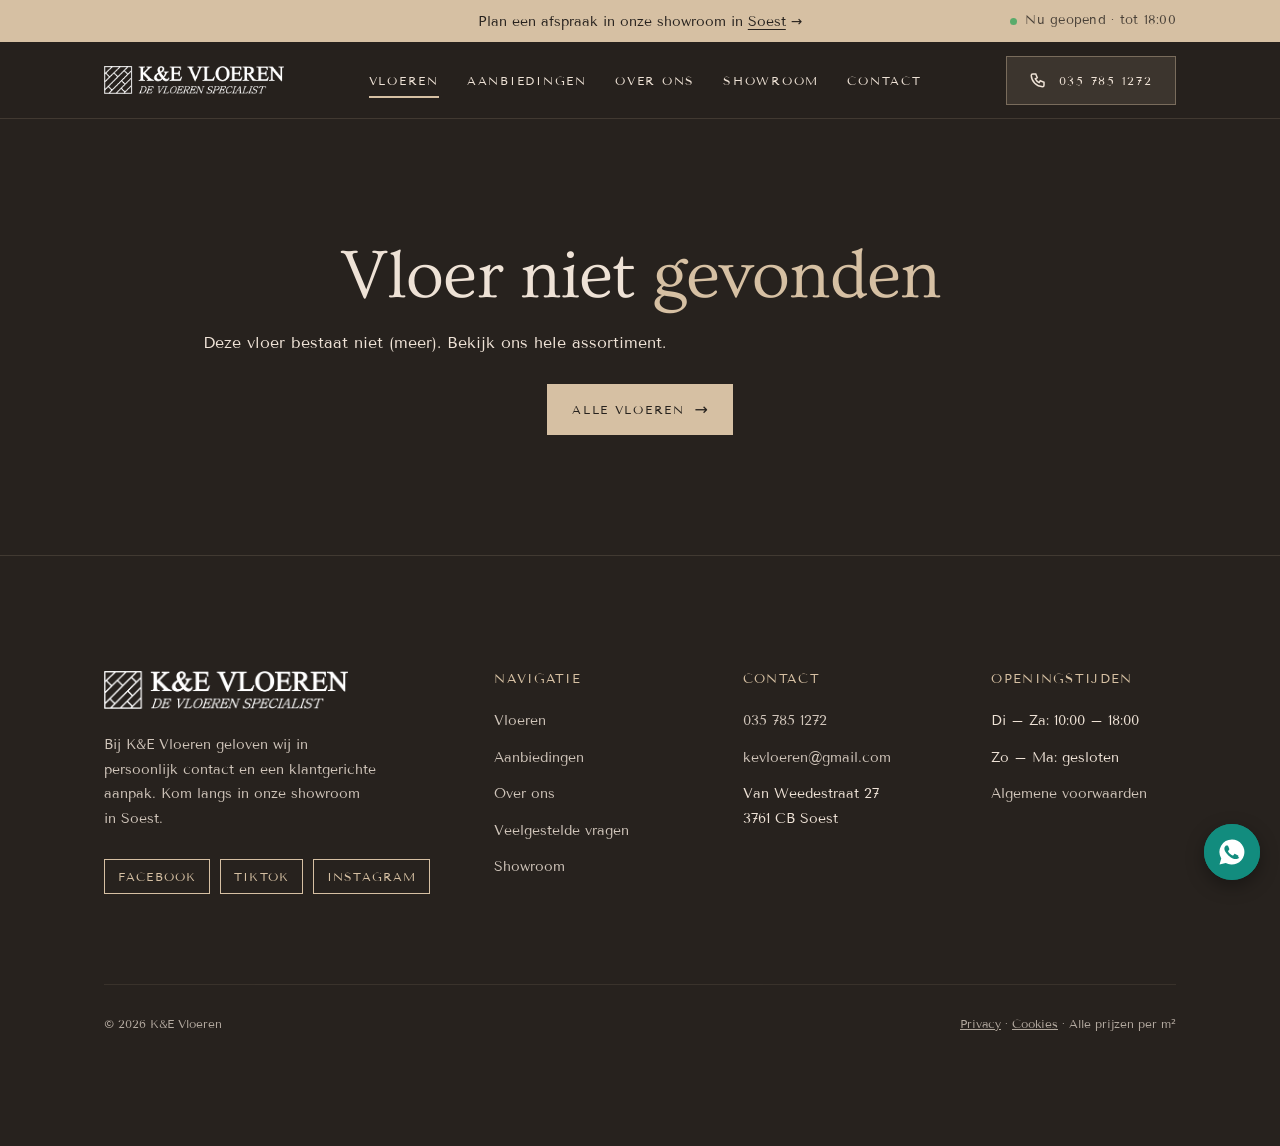
<file: site/product.html>
<!doctype html>
<html lang="nl">
<head>
<meta charset="utf-8">
<meta name="robots" content="noindex, nofollow">
<meta name="viewport" content="width=device-width, initial-scale=1">
<title>Vloer – K&E Vloeren Soest</title>
<meta name="description" content="PVC vloer van K&E Vloeren. Alles op voorraad in Soest. Vraag een vrijblijvende offerte aan.">
<link rel="preload" href="fonts/ovo-400.woff2" as="font" type="font/woff2" crossorigin>
<link rel="stylesheet" href="css/fonts.css">
<link rel="stylesheet" href="css/style.css">
<link rel="stylesheet" href="css/pages.css">
<link rel="stylesheet" href="css/ademruimte.css">
</head>
<body>
<div id="site-top"></div>
<main id="product"></main>
<div id="site-bottom"></div>
<script src="js/layout.js"></script>
<script src="js/product.js"></script>
</body>
</html>
</file>
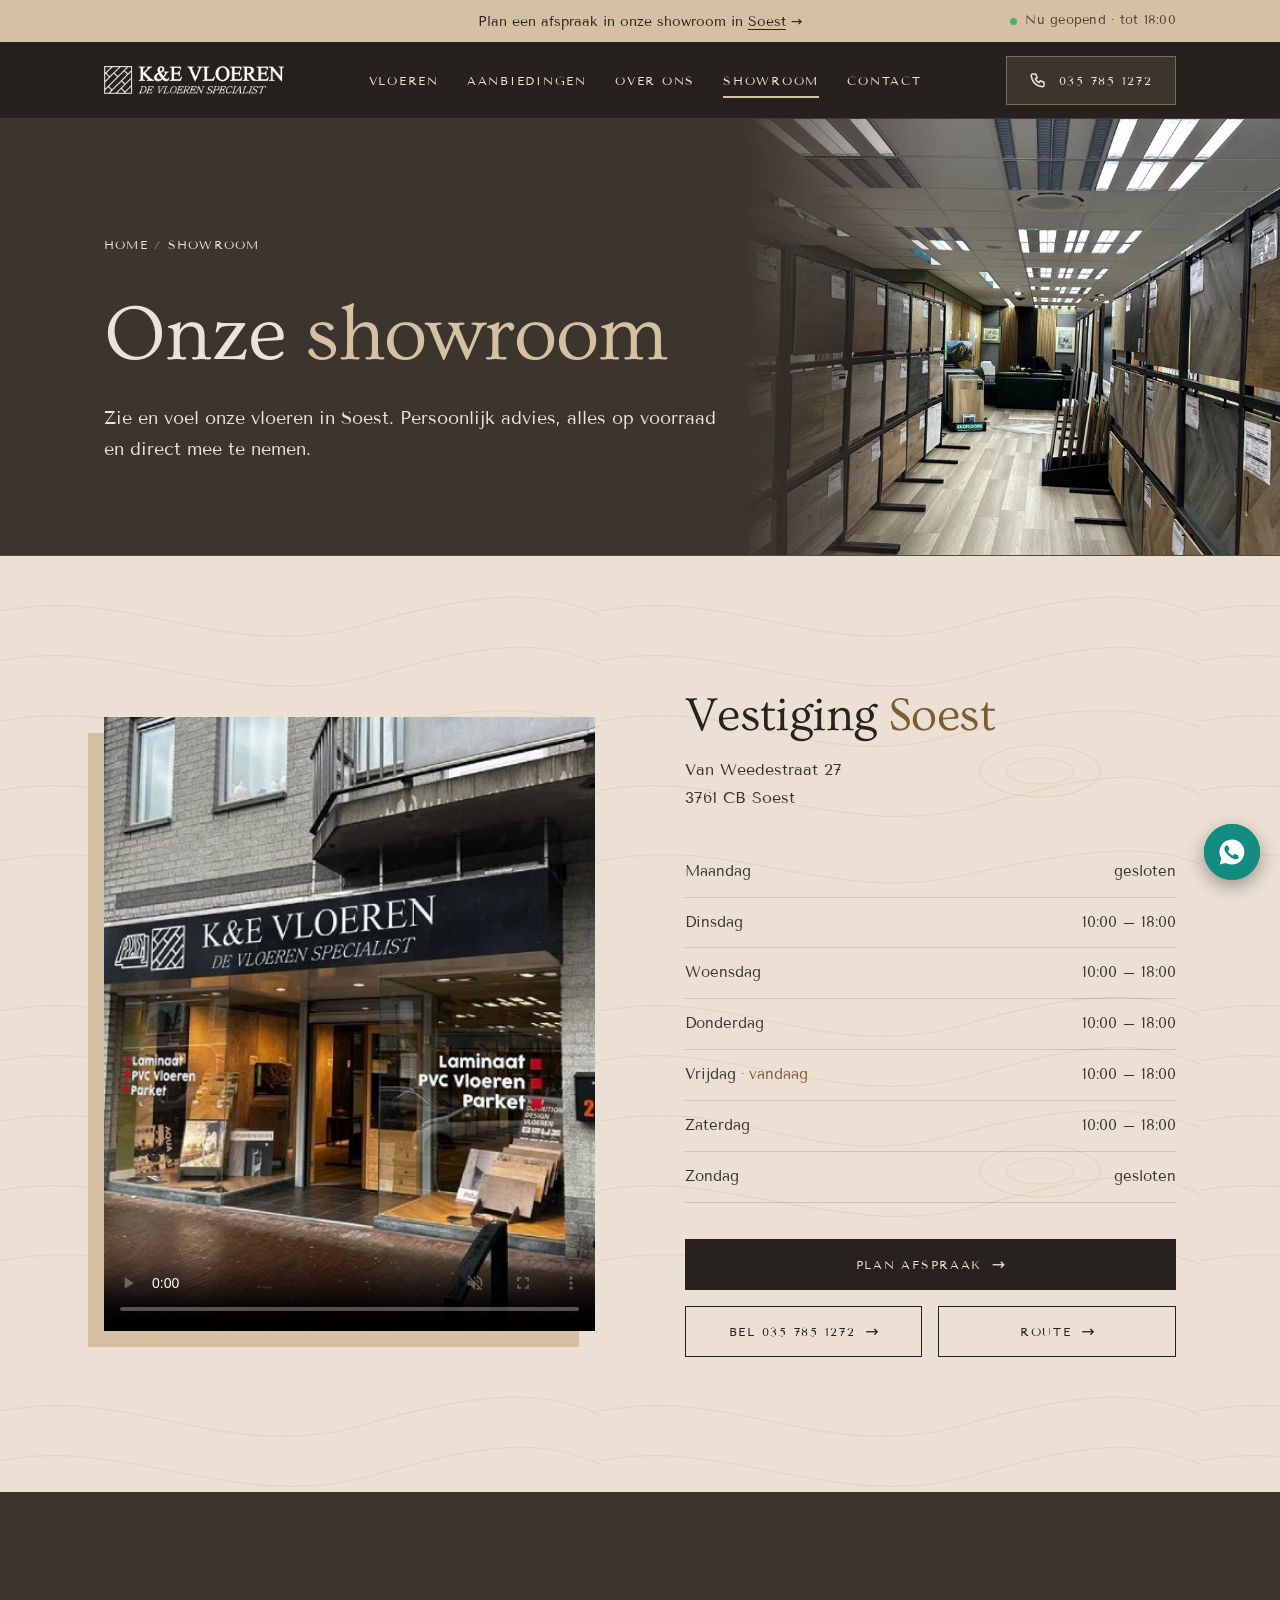
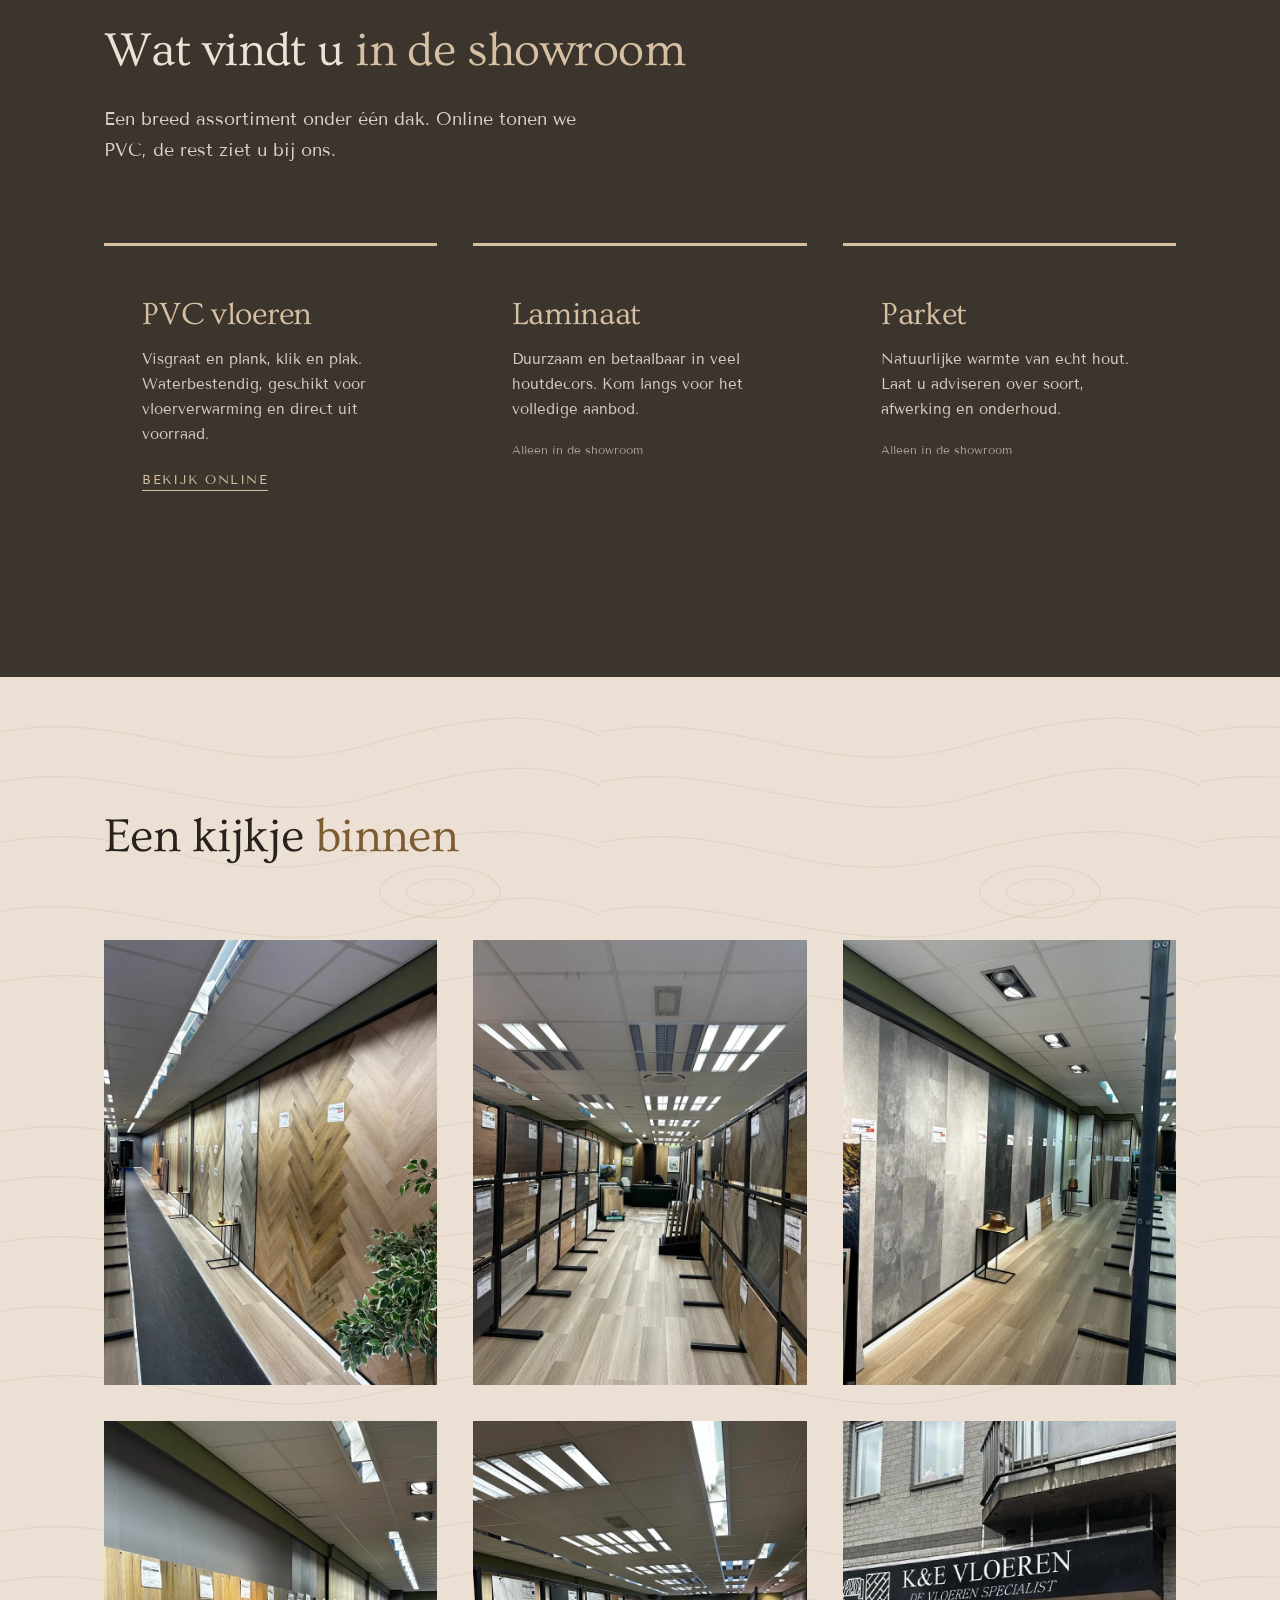
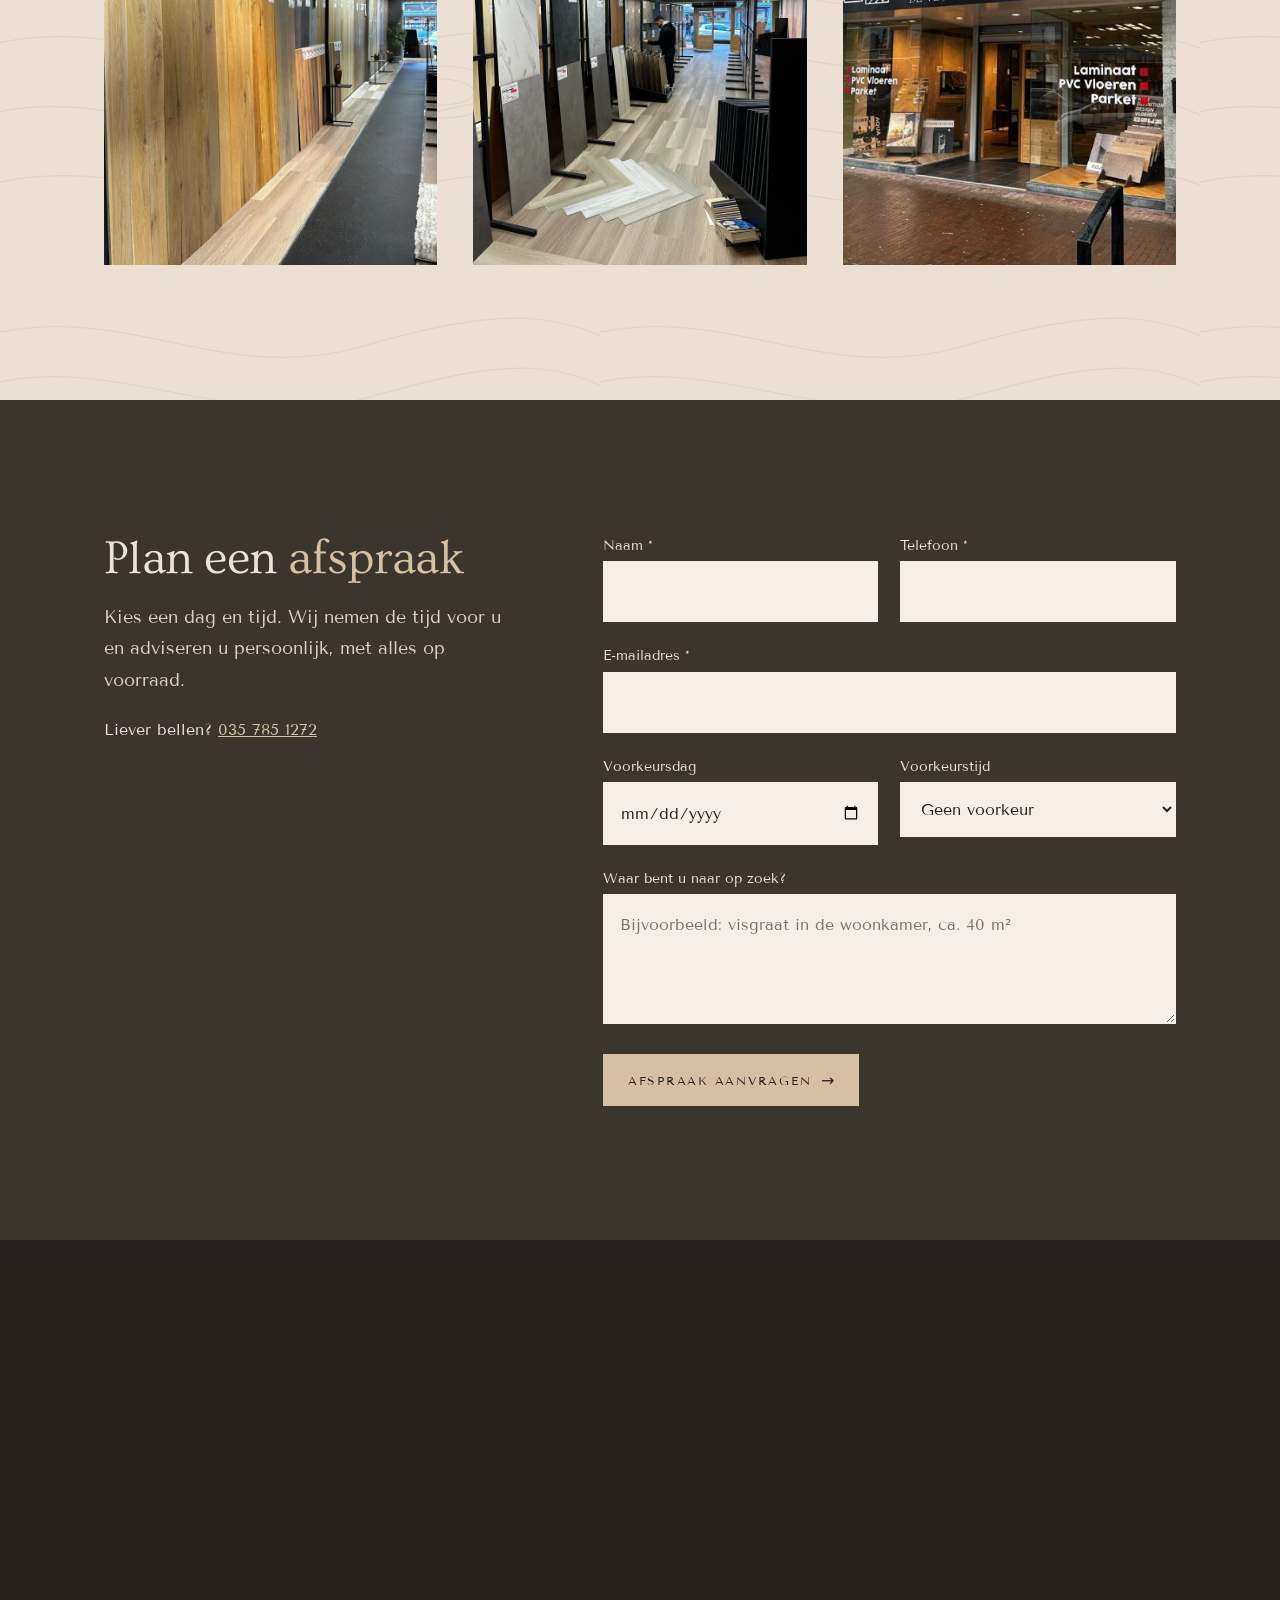
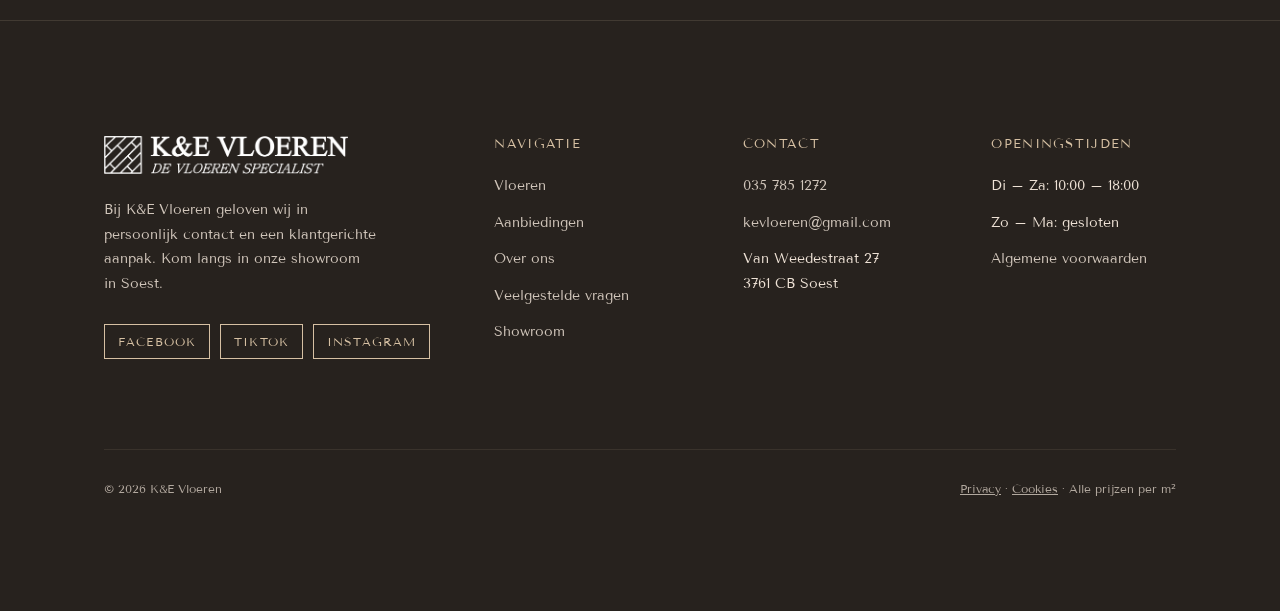
<file: site/showroom.html>
<!doctype html>
<html lang="nl">
<head>
<meta charset="utf-8">
<meta name="robots" content="noindex, nofollow">
<meta name="viewport" content="width=device-width, initial-scale=1">
<title>Showroom Soest – K&E Vloeren</title>
<meta name="description" content="Bezoek de showroom van K&E Vloeren aan de Van Weedestraat 27 in Soest. Zie en voel PVC, laminaat en parket. Plan een afspraak.">
<link rel="preload" href="fonts/ovo-400.woff2" as="font" type="font/woff2" crossorigin>
<link rel="stylesheet" href="css/fonts.css">
<link rel="stylesheet" href="css/style.css">
<link rel="stylesheet" href="css/pages.css">
<link rel="stylesheet" href="css/info.css">
<link rel="stylesheet" href="css/ademruimte.css">
</head>
<body>
<div id="site-top"></div>
<main>
  <div class="pagina-kop" style="--kop-img:url(../img/showroom-1.webp)">
    <div class="wrap">
      <div class="kruimel"><a href="index.html">Home</a><span>/</span>Showroom</div>
      <h1>Onze <span class="zand">showroom</span></h1>
      <p class="lead">Zie en voel onze vloeren in Soest. Persoonlijk advies, alles op voorraad en direct mee te nemen.</p>
    </div>
  </div>

  <section class="creme">
    <div class="wrap sr-hero">
      <video src="img/showroom.mp4" poster="img/gevel.jpg" data-autoloop muted loop playsinline preload="metadata" aria-label="Rondleiding door de showroom in Soest"></video>
      <div>
        <h2>Vestiging <span style="color:var(--zand-donker)">Soest</span></h2>
        <p style="margin-top:14px">Van Weedestraat 27<br>3761 CB Soest</p>
        <table class="uren" aria-label="Openingstijden">
          <tr data-dag="1"><td>Maandag</td><td>gesloten</td></tr>
          <tr data-dag="2"><td>Dinsdag</td><td>10:00 – 18:00</td></tr>
          <tr data-dag="3"><td>Woensdag</td><td>10:00 – 18:00</td></tr>
          <tr data-dag="4"><td>Donderdag</td><td>10:00 – 18:00</td></tr>
          <tr data-dag="5"><td>Vrijdag</td><td>10:00 – 18:00</td></tr>
          <tr data-dag="6"><td>Zaterdag</td><td>10:00 – 18:00</td></tr>
          <tr data-dag="0"><td>Zondag</td><td>gesloten</td></tr>
        </table>
        <div class="sr-knoppen">
          <a class="btn btn-donker" href="#afspraak">Plan afspraak</a>
          <a class="btn btn-lijn-donker" href="tel:+31357851272">Bel 035 785 1272</a>
          <a class="btn btn-lijn-donker" href="https://g.co/kgs/QaCdmpY" target="_blank" rel="noopener">Route</a>
        </div>
      </div>
    </div>
  </section>

  <section class="donker-2">
    <div class="wrap">
      <div class="sec-kop"><div><h2>Wat vindt u <span class="zand">in de showroom</span></h2><p class="lead" style="margin-top:12px">Een breed assortiment onder één dak. Online tonen we PVC, de rest ziet u bij ons.</p></div></div>
      <div class="assort">
        <div class="assort-kaart"><h3>PVC vloeren</h3><p>Visgraat en plank, klik en plak. Waterbestendig, geschikt voor vloerverwarming en direct uit voorraad.</p><a href="vloeren.html">Bekijk online</a></div>
        <div class="assort-kaart"><h3>Laminaat</h3><p>Duurzaam en betaalbaar in veel houtdecors. Kom langs voor het volledige aanbod.</p><small>Alleen in de showroom</small></div>
        <div class="assort-kaart"><h3>Parket</h3><p>Natuurlijke warmte van echt hout. Laat u adviseren over soort, afwerking en onderhoud.</p><small>Alleen in de showroom</small></div>
      </div>
    </div>
  </section>

  <section class="creme">
    <div class="wrap">
      <div class="sec-kop"><h2>Een kijkje <span style="color:var(--zand-donker)">binnen</span></h2></div>
      <div class="galerij-sr">
        <button type="button" data-groot="img/showroom-wand.webp"><img src="img/showroom-wand.webp" alt="Wand met visgraatvloeren in de showroom" loading="lazy"></button>
        <button type="button" data-groot="img/showroom-1.webp"><img src="img/showroom-1.webp" alt="Vloerstalen op rekken in de showroom" loading="lazy"></button>
        <button type="button" data-groot="img/showroom-2.webp"><img src="img/showroom-2.webp" alt="Wand met grijze en betonlook vloeren" loading="lazy"></button>
        <button type="button" data-groot="img/showroom-3.webp"><img src="img/showroom-3.webp" alt="Eikenhouten vloerplanken langs de showroomwand" loading="lazy"></button>
        <button type="button" data-groot="img/showroom-4.webp"><img src="img/showroom-4.webp" alt="Showroom met stalen en een adviseur" loading="lazy"></button>
        <button type="button" data-groot="img/gevel.jpg"><img src="img/gevel.jpg" alt="Gevel van K&E Vloeren aan de Van Weedestraat in Soest" loading="lazy"></button>
      </div>
    </div>
  </section>

  <section class="donker-2" id="afspraak">
    <div class="wrap afspraak">
      <div>
        <h2>Plan een <span class="zand">afspraak</span></h2>
        <p class="lead" style="margin-top:16px">Kies een dag en tijd. Wij nemen de tijd voor u en adviseren u persoonlijk, met alles op voorraad.</p>
        <p style="margin-top:20px">Liever bellen? <a href="tel:+31357851272" style="color:var(--zand)">035 785 1272</a></p>
      </div>
      <form class="form" data-mailto data-subject="Afspraak showroom – website">
        <div class="rij"><div><label for="naam">Naam *</label><input id="naam" required autocomplete="name"></div><div><label for="tel">Telefoon *</label><input id="tel" type="tel" required autocomplete="tel"></div></div>
        <div><label for="email">E-mailadres *</label><input id="email" type="email" required autocomplete="email"></div>
        <div class="rij"><div><label for="dag">Voorkeursdag</label><input id="dag" type="date"></div>
          <div><label for="tijd">Voorkeurstijd</label><select id="tijd"><option value="">Geen voorkeur</option><option>Ochtend (10:00 – 12:00)</option><option>Middag (12:00 – 15:00)</option><option>Late middag (15:00 – 18:00)</option></select></div></div>
        <div><label for="bericht">Waar bent u naar op zoek?</label><textarea id="bericht" placeholder="Bijvoorbeeld: visgraat in de woonkamer, ca. 40 m²"></textarea></div>
        <div class="melding" role="status"></div>
        <div><button class="btn btn-zand" type="submit">Afspraak aanvragen</button></div>
      </form>
    </div>
  </section>

  <section style="padding:0">
    <iframe class="kaart-embed" title="Kaart: K&E Vloeren, Van Weedestraat 27, Soest" loading="lazy" referrerpolicy="no-referrer-when-downgrade" src="https://maps.google.com/maps?q=Van+Weedestraat+27,+3761+CB+Soest&amp;output=embed"></iframe>
  </section>
</main>

<div class="lightbox" id="lightbox" role="dialog" aria-modal="true" aria-label="Foto vergroot"><button type="button" aria-label="Sluiten">×</button><img alt=""></div>
<div id="site-bottom"></div>
<script src="js/layout.js"></script>
<script src="js/forms.js"></script>
</body>
</html>
</file>
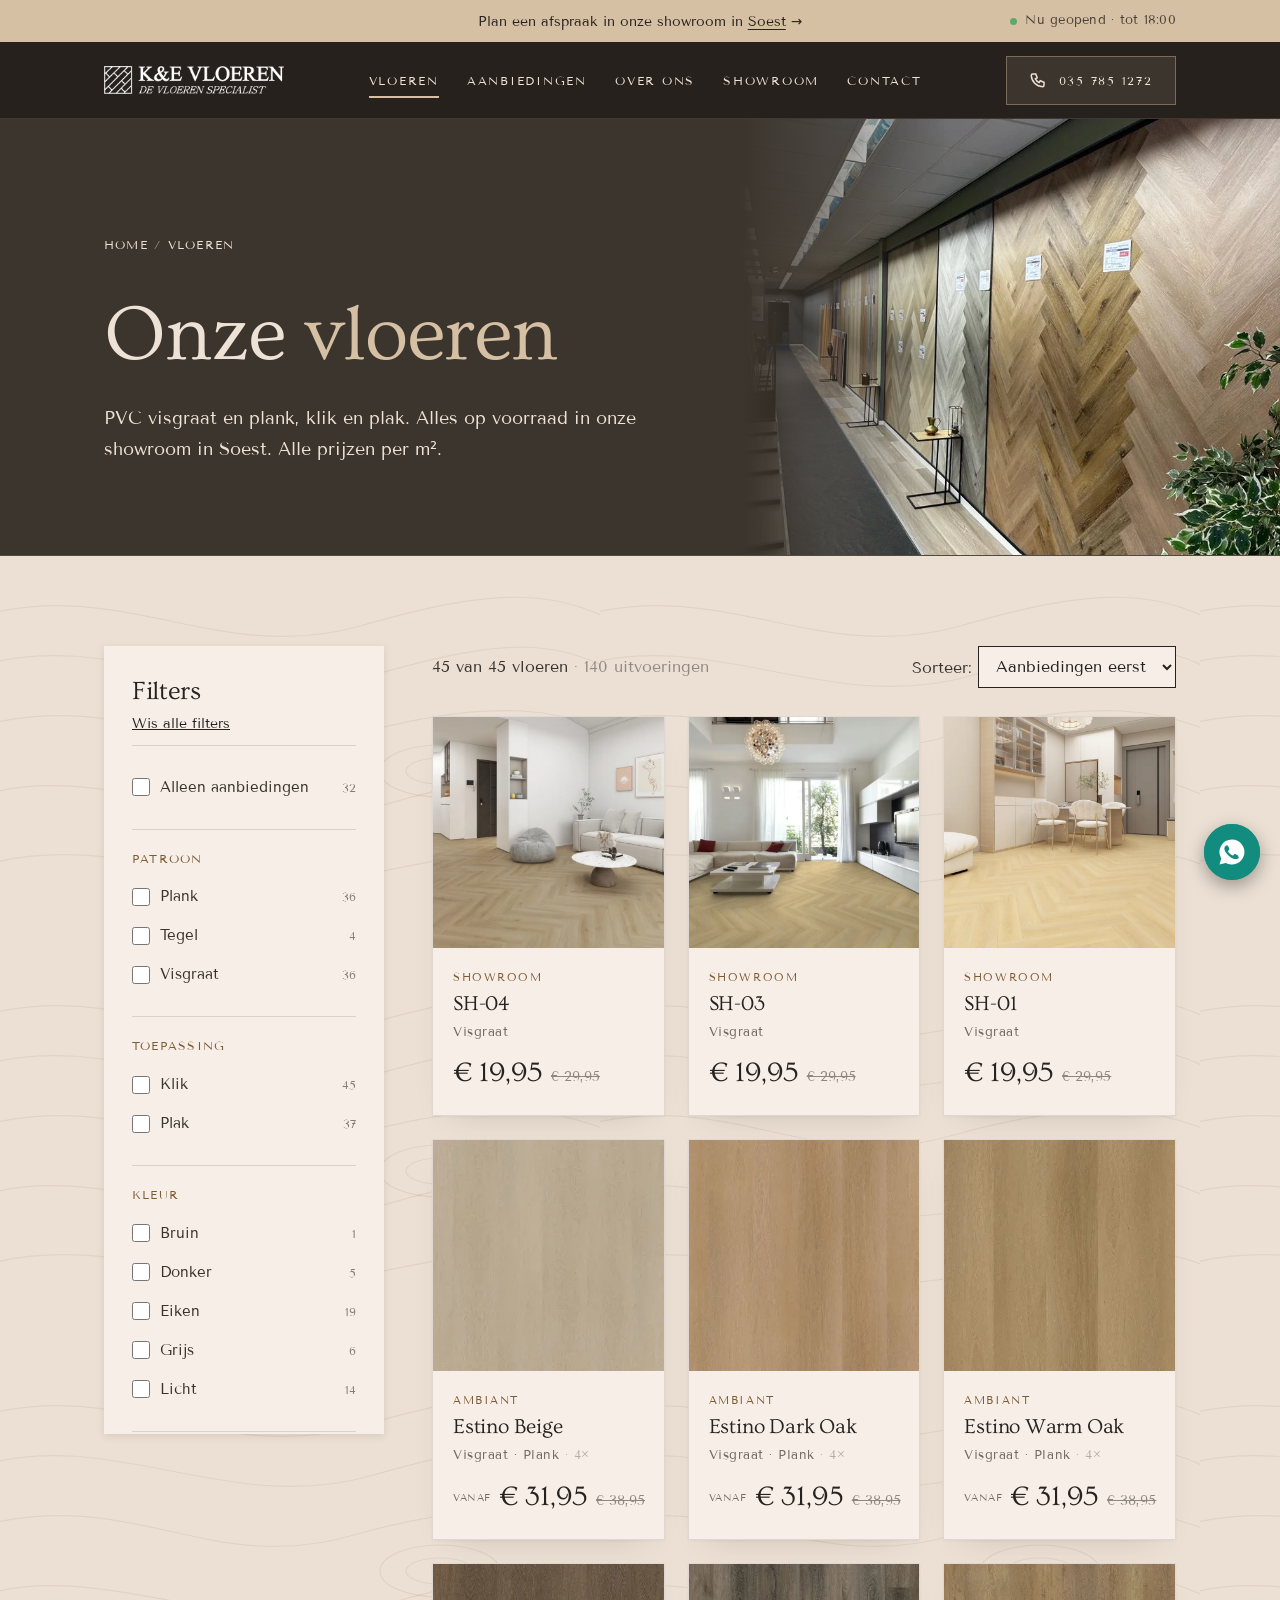
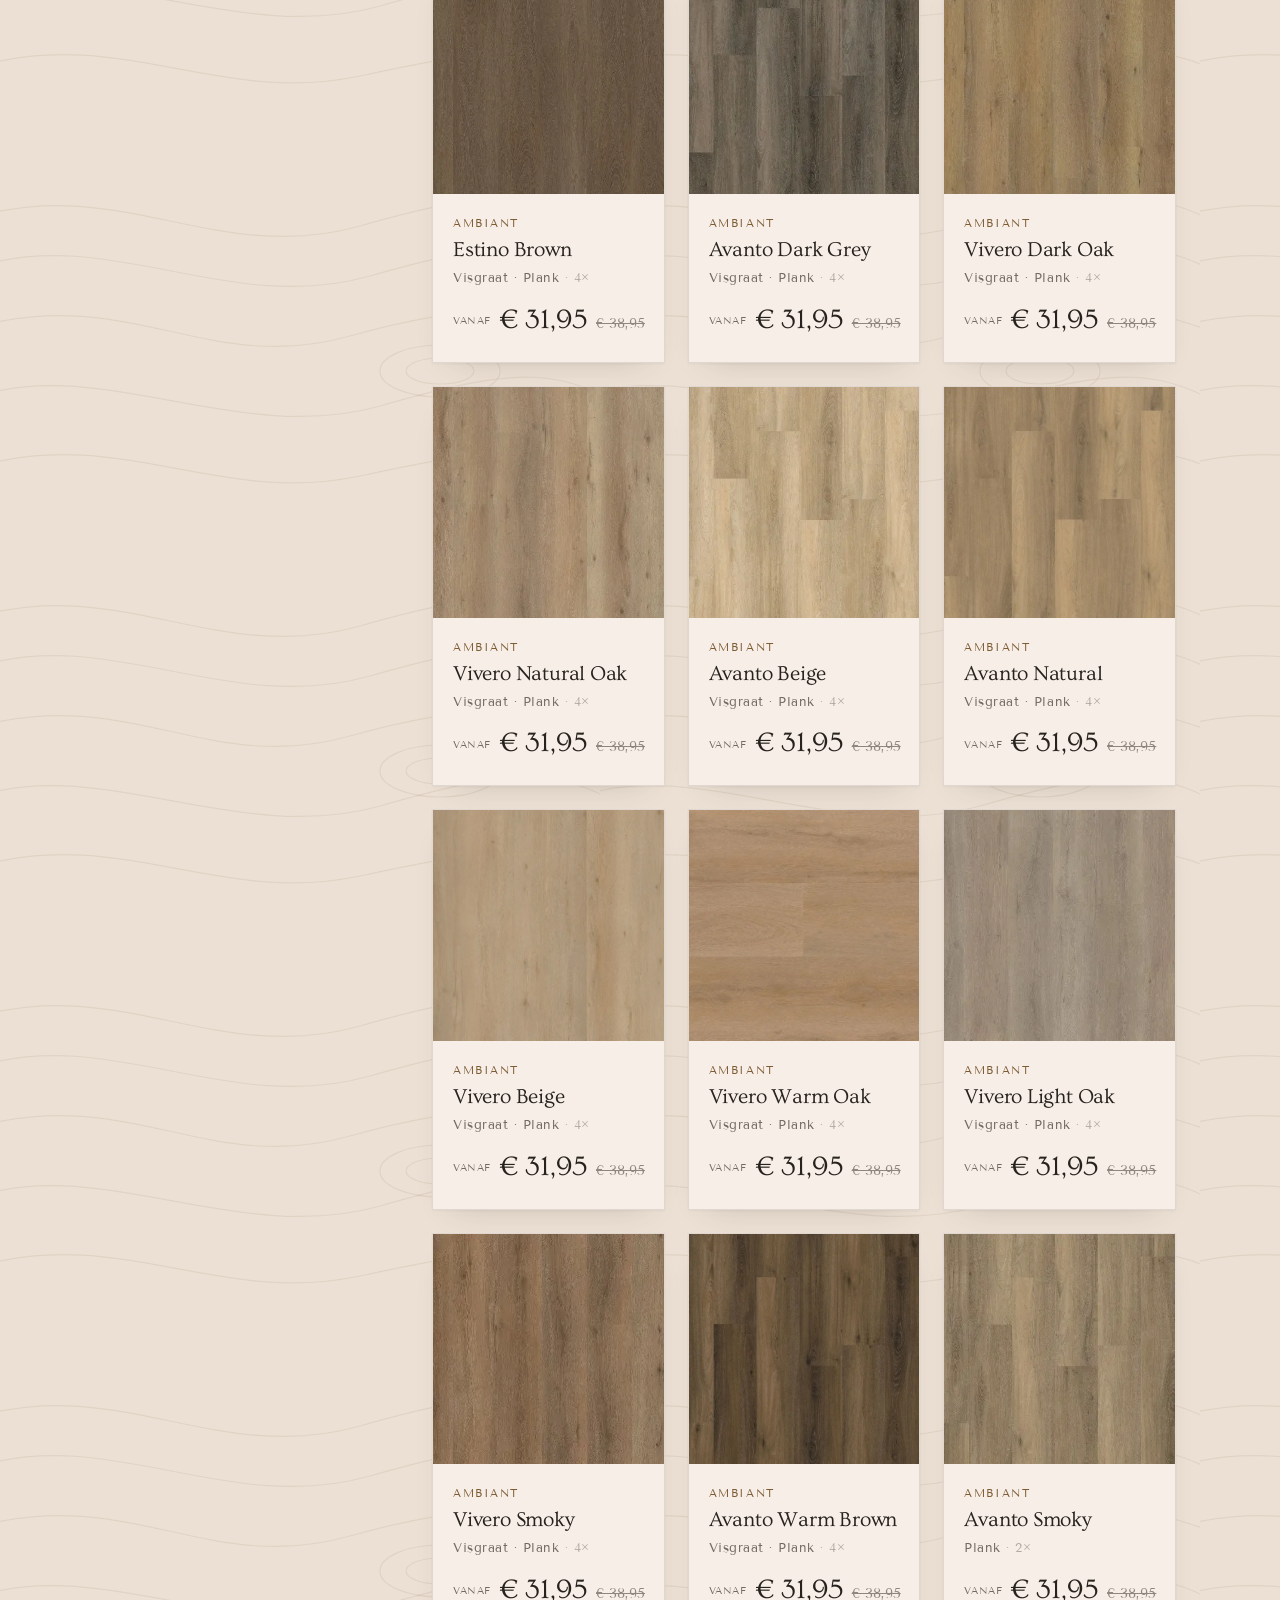
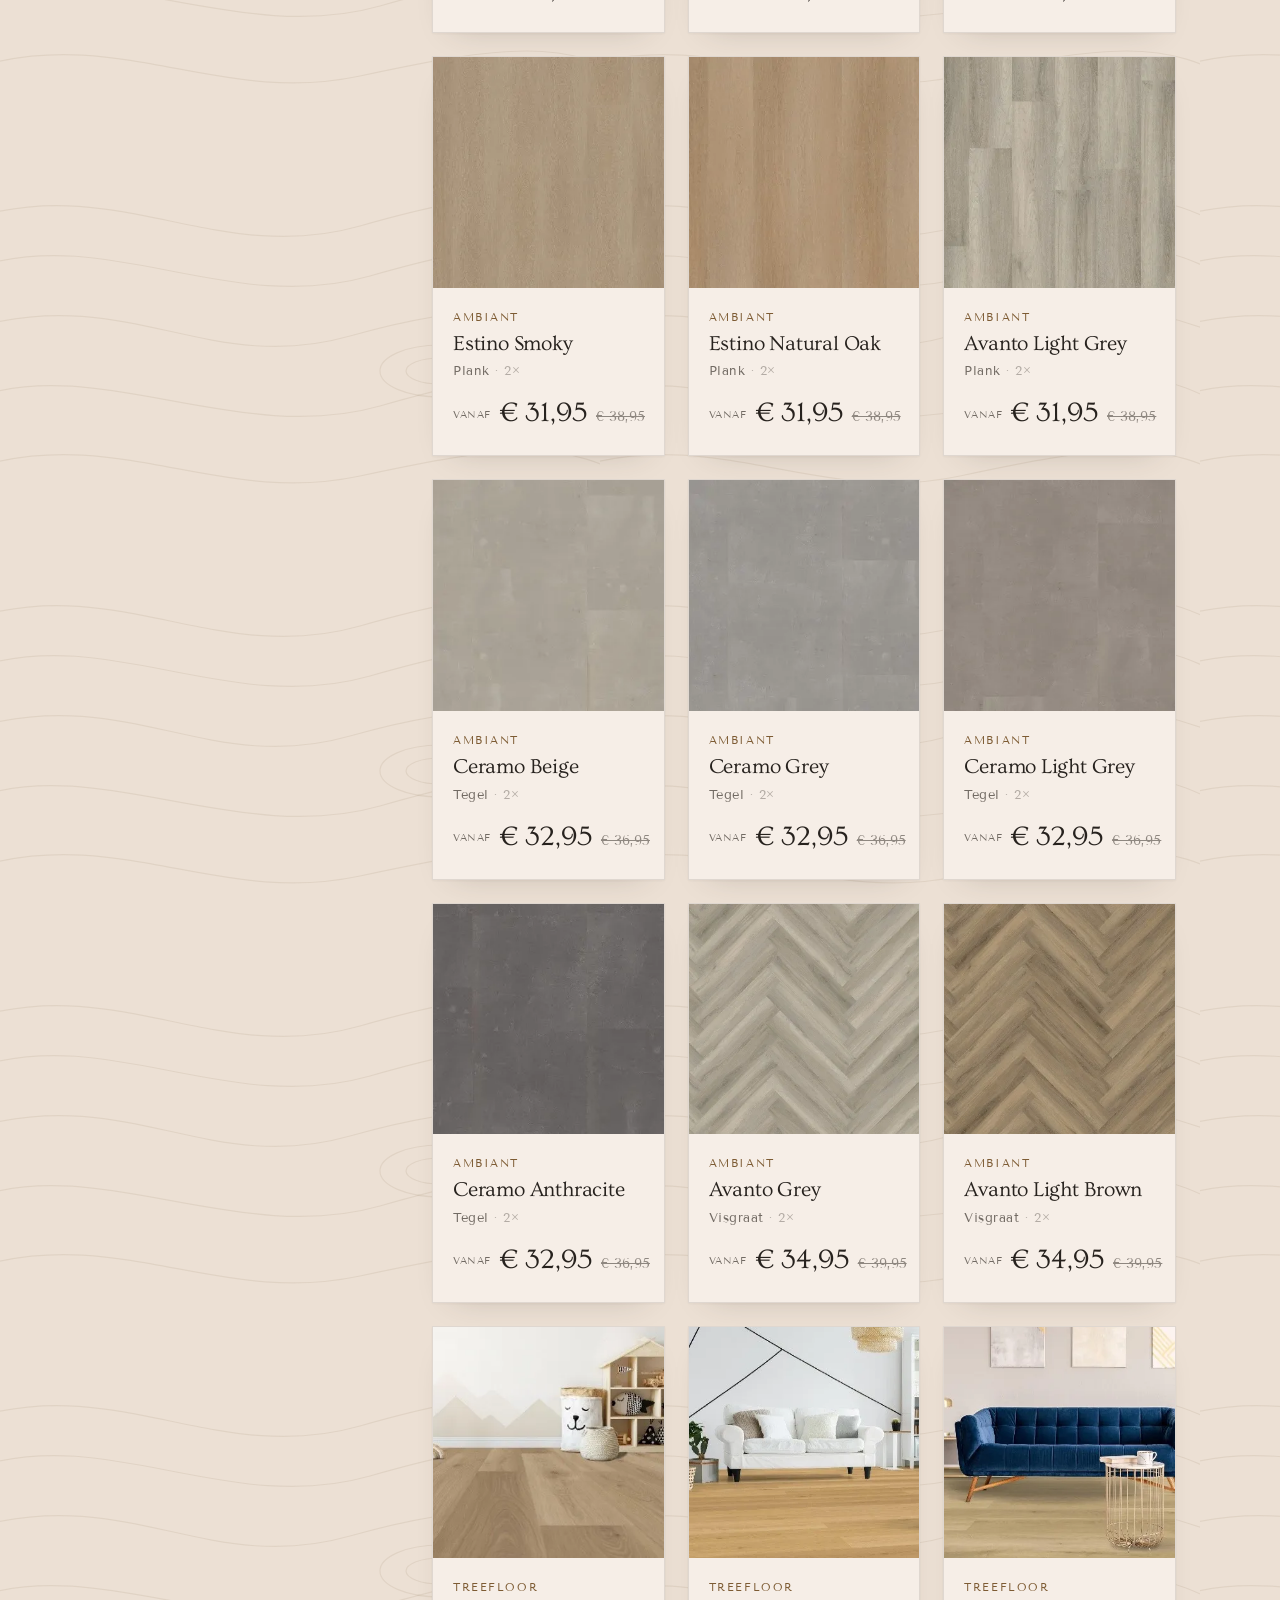
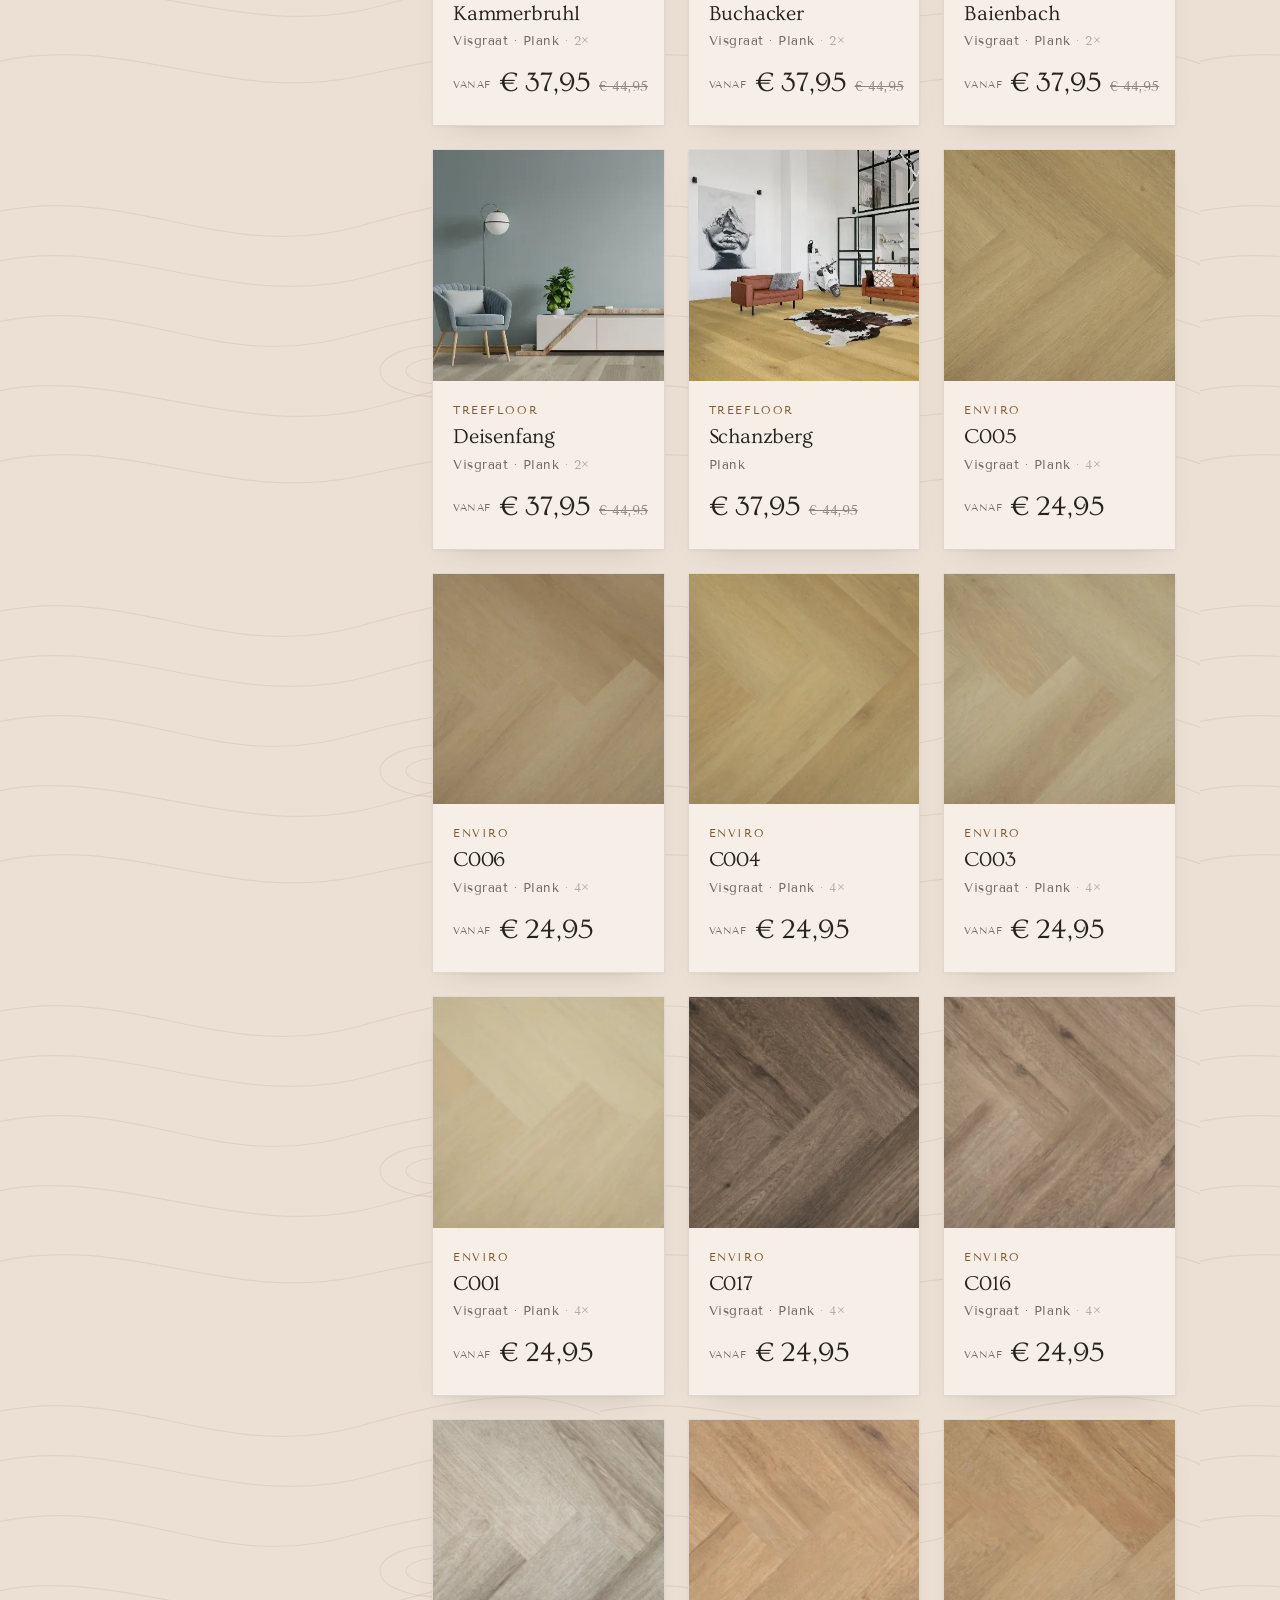
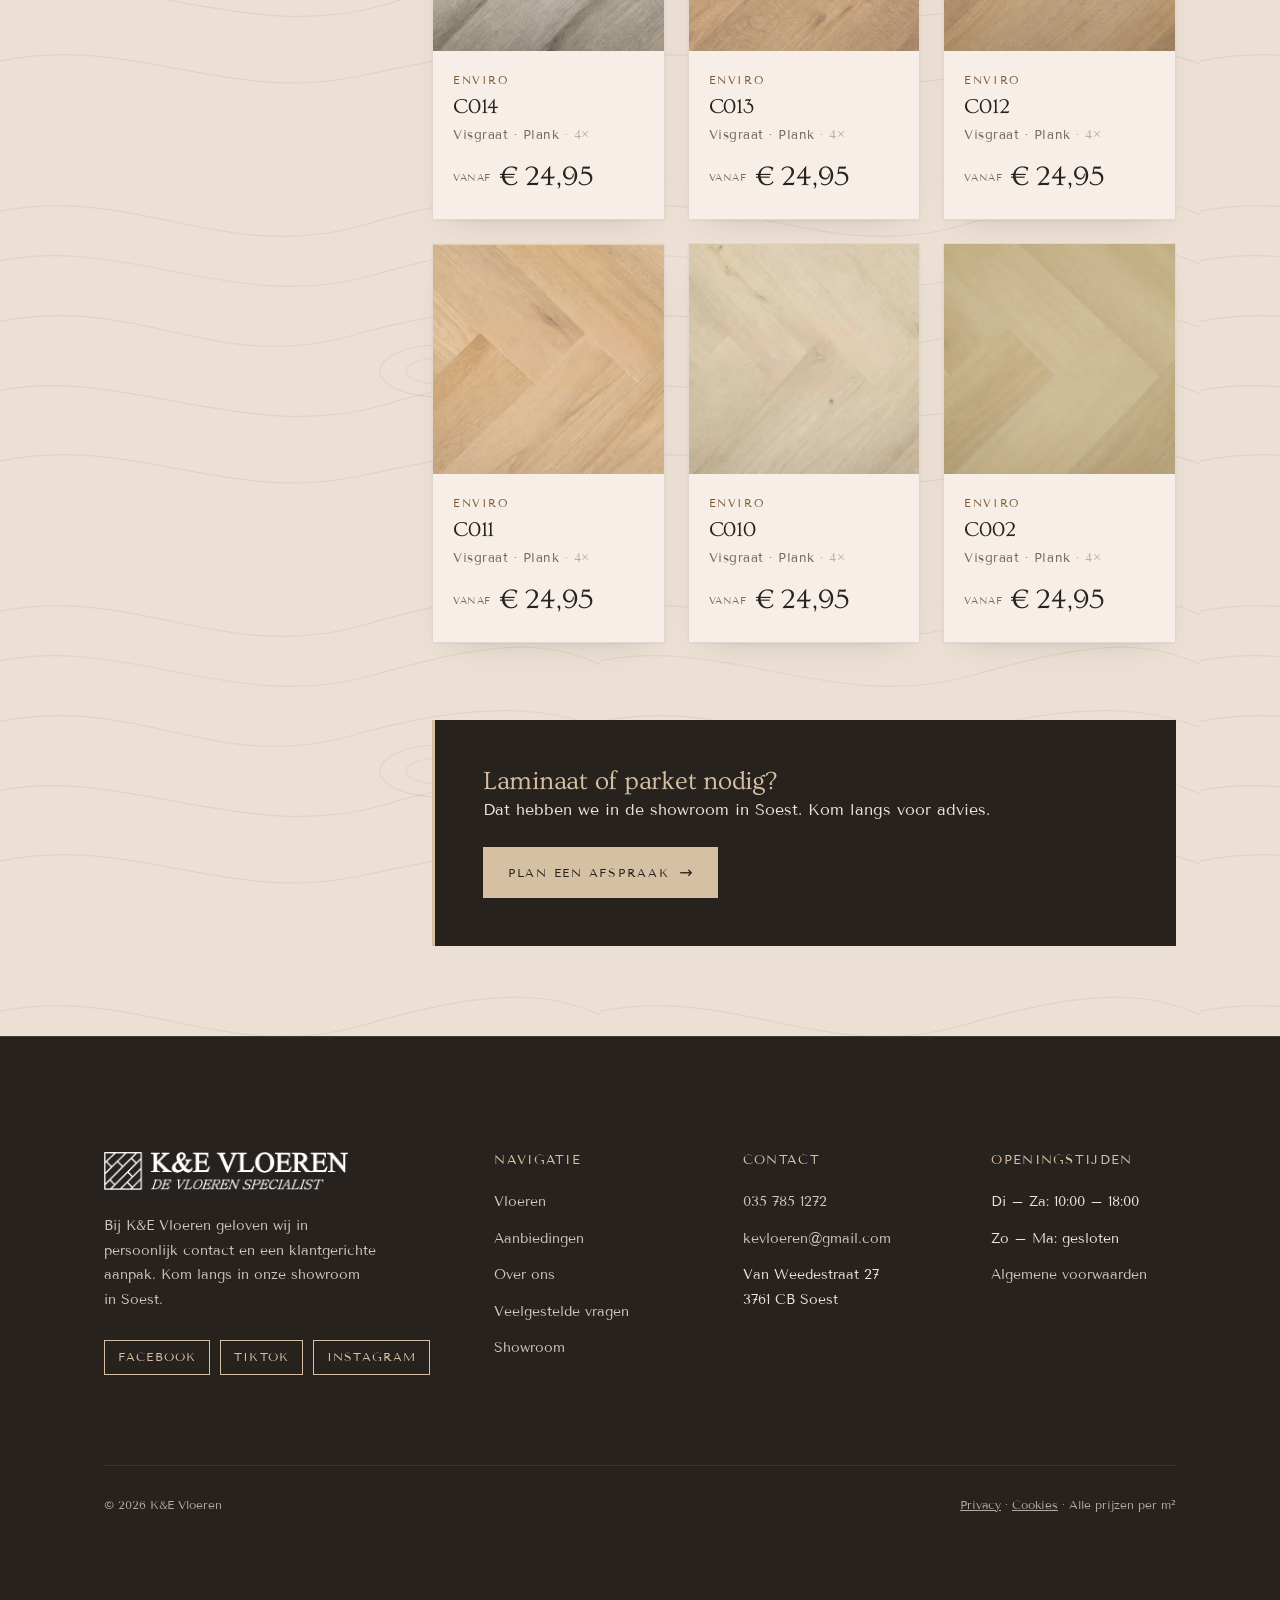
<file: site/vloeren.html>
<!doctype html>
<html lang="nl">
<head>
<meta charset="utf-8">
<meta name="robots" content="noindex, nofollow">
<meta name="viewport" content="width=device-width, initial-scale=1">
<title>PVC vloeren – K&E Vloeren Soest</title>
<meta name="description" content="Alle PVC vloeren van K&E Vloeren: visgraat en plank, klik en plak. Alles op voorraad in Soest. Prijzen per m².">
<link rel="preload" href="fonts/ovo-400.woff2" as="font" type="font/woff2" crossorigin>
<link rel="stylesheet" href="css/fonts.css">
<link rel="stylesheet" href="css/style.css">
<link rel="stylesheet" href="css/pages.css">
<link rel="stylesheet" href="css/ademruimte.css">
</head>
<body>
<div id="site-top"></div>
<main>
  <div class="pagina-kop" style="--kop-img:url(../img/showroom-wand.webp)">
    <div class="wrap">
      <div class="kruimel"><a href="index.html">Home</a><span>/</span>Vloeren</div>
      <h1 id="titel">Onze <span class="zand">vloeren</span></h1>
      <p class="lead">PVC visgraat en plank, klik en plak. Alles op voorraad in onze showroom in Soest. Alle prijzen per m².</p>
    </div>
  </div>
  <section class="creme compact">
    <div class="wrap cat">
      <button class="btn btn-donker filter-toggle" id="ftoggle" aria-expanded="false" aria-controls="filters">Filters</button>
      <aside class="filters" id="filters" aria-label="Filters"></aside>
      <div>
        <div class="balk-boven">
          <span class="tel" id="teller" aria-live="polite"></span>
          <label>Sorteer: <select id="sort">
            <option value="aanbieding">Aanbiedingen eerst</option>
            <option value="prijs-op">Prijs laag – hoog</option>
            <option value="prijs-af">Prijs hoog – laag</option>
            <option value="naam">Naam A – Z</option>
          </select></label>
        </div>
        <div class="chips" id="chips"></div>
        <div class="kaarten cat-grid" id="grid"></div>
        <div class="info-blok">
          <div><h3>Laminaat of parket nodig?</h3><p>Dat hebben we in de showroom in Soest. Kom langs voor advies.</p></div>
          <a class="btn btn-zand" href="showroom.html#afspraak">Plan een afspraak</a>
        </div>
      </div>
    </div>
  </section>
</main>
<div id="site-bottom"></div>
<script src="js/layout.js"></script>
<script src="js/catalog.js"></script>
</body>
</html>
</file>
<file: site/css/fonts.css>
/* Lokaal gehost (Ovo, Tenor Sans), geen verbinding met Google nodig */
@font-face{font-family:'Ovo';font-style:normal;font-weight:400;font-display:swap;src:url(../fonts/ovo-400.woff2) format('woff2')}
@font-face{font-family:'Tenor Sans';font-style:normal;font-weight:400;font-display:swap;src:url(../fonts/tenorsans-400.woff2) format('woff2')}
</file>
<file: site/css/style.css>
:root{
  --donker:#27221E; --donker-2:#3C352D; --donker-3:#4A423A;
  --creme:#ECE0D4; --creme-licht:#F6EEE7;
  --zand:#D6C0A3; --zand-donker:#7D5B33;
  --tekst-licht:#EEE2D6; --tekst-donker:#3A332C;
  --actie:#DB2020;
  --kop:'Ovo',Georgia,'Times New Roman',serif; --tekst:'Tenor Sans',system-ui,sans-serif;
  --max:1200px;
}
*{box-sizing:border-box;margin:0}
html{scroll-behavior:smooth}
body{font-family:var(--tekst);background:var(--donker);color:var(--tekst-licht);line-height:1.6;-webkit-font-smoothing:antialiased}
img,video{max-width:100%;display:block}
a{color:inherit}
.wrap{max-width:var(--max);margin:0 auto;padding:0 24px}
h1,h2,h3{font-family:var(--kop);font-weight:400;line-height:1;letter-spacing:.01em;text-transform:uppercase}
h1{font-size:clamp(3.2rem,8vw,6.2rem)}
h2{font-size:clamp(2.4rem,5vw,3.6rem)}
h3{font-size:1.5rem}
.zand{color:var(--zand)}
.lead{font-size:1.05rem;max-width:52ch;opacity:.9}

/* knoppen */
.btn{display:inline-flex;align-items:center;gap:.6rem;padding:.95rem 1.5rem;font:500 .8rem var(--tekst);letter-spacing:.12em;text-transform:uppercase;text-decoration:none;border:1px solid transparent;cursor:pointer;transition:background .2s,color .2s,border-color .2s}
.btn::after{content:"→";font-size:1rem;letter-spacing:0}
.btn-zand{background:var(--zand);color:var(--donker)}
.btn-zand:hover{background:var(--creme)}
.btn-lijn{border-color:var(--zand);color:var(--zand)}
.btn-lijn:hover{background:var(--zand);color:var(--donker)}
.btn-donker{background:var(--donker);color:var(--tekst-licht)}
.btn-donker:hover{background:var(--donker-3)}
:focus-visible{outline:3px solid var(--zand);outline-offset:3px}
.creme :focus-visible{outline-color:var(--donker)}

/* secties */
section{padding:96px 0}
.creme{background:var(--creme) url("data:image/svg+xml,%3Csvg xmlns='http://www.w3.org/2000/svg' width='600' height='400' viewBox='0 0 600 400' fill='none' stroke='%23b8a28c' stroke-opacity='.22' stroke-width='1.2'%3E%3Cpath d='M-20 60C120 20 220 110 360 70S560 30 640 80'/%3E%3Cpath d='M-20 110C110 70 230 160 370 120S560 80 640 130'/%3E%3Cpath d='M-20 170C130 130 210 220 350 180S570 150 640 190'/%3E%3Cpath d='M-20 240C100 200 240 290 380 250S560 210 640 260'/%3E%3Cpath d='M-20 310C120 270 220 350 360 320S570 280 640 330'/%3E%3Cellipse cx='440' cy='215' rx='60' ry='26'/%3E%3Cellipse cx='440' cy='215' rx='34' ry='13'/%3E%3C/svg%3E");color:var(--tekst-donker)}
.creme h2{color:var(--donker)}
.donker-2{background:var(--donker-2)}
.sec-kop{display:flex;justify-content:space-between;align-items:end;gap:32px;margin-bottom:48px;flex-wrap:wrap}

/* aankondigingsbalk */
.balk{background:var(--zand);color:var(--donker);text-align:center;font-size:.85rem;padding:.6rem 16px;font-weight:500}
.balk a{font-weight:700}

/* header */
header{position:sticky;top:0;z-index:50;background:rgba(39,34,30,.96);backdrop-filter:blur(8px);border-bottom:1px solid rgba(214,192,163,.15)}
.nav{display:flex;align-items:center;justify-content:space-between;height:76px;gap:24px}
.nav .logo img{height:44px;width:auto}
.nav ul{display:flex;gap:28px;list-style:none;padding:0}
.nav ul a,.nav-tel,.nav .btn{white-space:nowrap}
.nav ul a{text-decoration:none;font-size:.78rem;letter-spacing:.14em;text-transform:uppercase;padding:.4rem 0;border-bottom:2px solid transparent}
.nav ul a:hover,.nav ul a[aria-current]{border-color:var(--zand)}
.nav-rechts{display:flex;align-items:center;gap:16px}
.nav-tel{display:flex;align-items:center;gap:.5rem;text-decoration:none;font-size:.9rem;font-weight:500}
.burger{display:none;background:none;border:1px solid var(--zand);color:var(--zand);width:44px;height:44px;font-size:1.3rem;cursor:pointer}

/* hero */
.hero{padding:0;min-height:min(86vh,760px);display:grid;grid-template-columns:1fr 1fr}
.hero-tekst{background:var(--donker);padding:72px max(24px,calc((100vw - var(--max))/2 + 24px)) 72px 24px;display:flex;flex-direction:column;justify-content:center;gap:28px;margin-left:auto;width:100%}
.hero-tekst .in{max-width:540px;margin-left:auto}
.hero h1 span{color:var(--zand);display:block}
.hero-knoppen{display:flex;gap:12px;flex-wrap:wrap;margin-top:8px}
.hero-info{display:flex;gap:24px;flex-wrap:wrap;font-size:.85rem;opacity:.85;margin-top:12px}
.hero-info b{color:var(--zand);font-weight:500}
.hero-foto{position:relative;overflow:hidden}
.hero-foto img{width:100%;height:100%;object-fit:cover;object-position:center 40%}
.hero-foto::after{content:"";position:absolute;inset:0;background:linear-gradient(90deg,rgba(39,34,30,.45),transparent 40%)}
.hero-label{position:absolute;right:24px;bottom:24px;z-index:2;background:var(--donker);padding:14px 18px;font-size:.8rem;border-left:3px solid var(--zand)}
.hero-label b{display:block;font:1.6rem var(--kop);color:var(--zand);letter-spacing:.02em}

/* aanbiedingsband */
.band{background:var(--donker-2);padding:20px 0;border-block:1px solid rgba(214,192,163,.15)}
.band .wrap{display:flex;align-items:center;justify-content:center;gap:20px;flex-wrap:wrap;text-align:center}
.band strong{font:1.5rem var(--kop);letter-spacing:.03em;color:var(--zand)}
.badge{background:var(--actie);color:#fff;font:.7rem var(--tekst);font-weight:700;letter-spacing:.12em;padding:.3rem .6rem;text-transform:uppercase}

/* merken */
.merken{padding:48px 0;background:var(--donker-2)}
.merken .wrap{display:flex;justify-content:space-around;align-items:center;gap:32px;flex-wrap:wrap}
.merk{font:2rem var(--kop);letter-spacing:.08em;color:var(--zand);opacity:.75}
.merken small{display:block;text-align:center;font-size:.7rem;letter-spacing:.14em;text-transform:uppercase;opacity:.55;margin-bottom:20px}

/* over ons */
.over{display:grid;grid-template-columns:5fr 7fr;gap:64px;align-items:start}
.ervaring{background:var(--donker);color:var(--tekst-licht);padding:40px;position:relative;margin-left:16px;margin-top:16px;box-shadow:-16px -16px 0 -1px var(--creme),-16px -16px 0 0 var(--donker-3)}
.ervaring .kop{font:2.6rem/1 var(--kop);text-transform:uppercase;color:var(--zand);margin-bottom:12px}
.ervaring p{font-size:.95rem;margin-bottom:20px;opacity:.9}
.over h2{margin-bottom:8px}
.over .sub{font:clamp(1.8rem,3.4vw,2.6rem) var(--kop);color:var(--zand-donker);text-transform:uppercase;line-height:1.05;margin-bottom:20px}
.tellers{display:grid;grid-template-columns:repeat(3,1fr);gap:12px;margin-top:36px}
.teller{background:var(--creme-licht);padding:22px 12px;text-align:center;box-shadow:0 2px 8px rgba(58,51,44,.12)}
.teller:first-child{background:var(--donker);color:var(--tekst-licht)}
.teller b{display:block;font:2.8rem var(--kop);line-height:1}
.teller span{font-size:.8rem;letter-spacing:.05em}

/* waarom + reviews */
.waarom{display:grid;grid-template-columns:1fr 1fr;padding:0}
.waarom-foto{min-height:520px;position:relative}
.waarom-foto img{position:absolute;inset:0;width:100%;height:100%;object-fit:cover}
.waarom-in{padding:96px max(24px,calc((100vw - var(--max))/2 + 24px)) 96px 64px}
.usp{display:grid;gap:12px;margin-top:36px}
.usp-item{display:grid;grid-template-columns:48px 1fr;gap:16px;background:var(--donker-2);padding:20px;border-left:3px solid var(--zand)}
.usp-item:nth-child(2){background:var(--creme-licht);color:var(--tekst-donker)}
.usp-item svg{width:40px;height:40px;stroke:var(--zand);fill:none;stroke-width:1.5}
.usp-item:nth-child(2) svg{stroke:var(--donker)}
.usp-item h3{font-size:1.25rem;margin-bottom:4px}
.usp-item p{font-size:.9rem;opacity:.9}

/* producten */
.kaarten{display:grid;grid-template-columns:repeat(4,1fr);gap:20px}
.kaart{background:var(--donker);color:var(--tekst-licht);text-decoration:none;display:flex;flex-direction:column;position:relative;transition:transform .25s}
.kaart:hover{transform:translateY(-4px)}
.kaart .foto{aspect-ratio:1;overflow:hidden;background:var(--donker-2)}
.kaart img{width:100%;height:100%;object-fit:cover;transition:transform .5s}
.kaart:hover img{transform:scale(1.05)}
.kaart .badge{position:absolute;top:12px;left:12px}
.kaart-body{padding:18px 18px 22px;display:grid;gap:6px}
.kaart-merk{font-size:.7rem;letter-spacing:.14em;text-transform:uppercase;color:var(--zand);opacity:.85}
.kaart h3{font-size:1.3rem;line-height:1.1}
.prijs{display:flex;align-items:baseline;gap:10px;margin-top:6px}
.prijs b{font:2rem var(--kop);color:var(--zand);line-height:1}
.prijs s{opacity:.6;font-size:.9rem}
.prijs small{opacity:.7;font-size:.75rem}
.kaart-spec{font-size:.78rem;opacity:.7}

/* werkwijze */
.stappen{display:grid;grid-template-columns:repeat(4,1fr);gap:20px}
.stap{background:var(--donker);color:var(--tekst-licht);padding:32px 24px;position:relative;border-top:3px solid var(--zand)}
.stap h3{color:var(--creme-licht)}
.stap .nr{font:3.6rem var(--kop);color:var(--zand);line-height:1;margin-bottom:12px}
.stap h3{margin-bottom:8px}
.stap p{font-size:.9rem;opacity:.85}

/* reviews */
.reviews{display:grid;grid-template-columns:1fr 1fr;gap:24px}
.review{padding:36px;position:relative;min-height:240px;display:flex;flex-direction:column;justify-content:space-between;gap:24px}
.review.d{background:var(--donker-2);color:var(--tekst-licht)}
.review.z{background:var(--zand);color:var(--donker)}
.sterren{letter-spacing:.2em;font-size:1.1rem}
.review.d .sterren{color:var(--zand)}
.review .wie{font-weight:700;font-size:.9rem}
.review q{font-size:1.05rem;quotes:none}
.plaats{position:absolute;top:12px;right:12px;font-size:.65rem;letter-spacing:.12em;text-transform:uppercase;background:var(--actie);color:#fff;padding:.2rem .5rem;font-weight:700}

/* faq */
.faq{display:grid;grid-template-columns:4fr 8fr;gap:64px}
.faq-lijst{display:grid;gap:8px}
details{background:var(--donker-2)}
details[open]{background:var(--donker-3)}
summary{list-style:none;cursor:pointer;padding:20px 24px;display:flex;justify-content:space-between;gap:16px;font:1.1rem var(--kop);letter-spacing:.05em;text-transform:uppercase}
summary::-webkit-details-marker{display:none}
summary::after{content:"+";color:var(--zand);font:1.6rem var(--tekst);line-height:1}
details[open] summary::after{content:"–"}
details p{padding:0 24px 22px;font-size:.95rem;opacity:.9;max-width:70ch}
.faq-extra{margin-top:20px;font-size:.95rem}

/* showroom */
.showroom{display:grid;grid-template-columns:1fr 1fr;gap:56px;align-items:center}
.sr-media{position:relative}
.sr-media video,.sr-media img.hoofd{width:100%;aspect-ratio:4/5;object-fit:cover;box-shadow:-16px 16px 0 var(--zand)}
.sr-kleine{position:absolute;right:-24px;bottom:-32px;width:42%;border:6px solid var(--creme);box-shadow:0 6px 18px rgba(0,0,0,.25)}
.contact-blok{display:grid;gap:14px;margin:28px 0}
.contact-blok div{display:grid;grid-template-columns:110px 1fr;gap:12px;font-size:.95rem;border-bottom:1px solid rgba(58,51,44,.18);padding-bottom:12px}
.contact-blok dt{font:1.1rem var(--kop);letter-spacing:.08em;color:var(--zand-donker)}
.contact-blok dd{margin:0}
.contact-blok a{font-weight:500}
.sr-knoppen{display:flex;gap:12px;flex-wrap:wrap}
.btn-lijn-donker{border-color:var(--donker);color:var(--donker)}
.btn-lijn-donker:hover{background:var(--donker);color:var(--creme)}

/* cta */
.cta{text-align:center;padding:80px 0;background:var(--donker-2)}
.cta p{margin:16px auto 28px;max-width:48ch;opacity:.9}
.cta .hero-knoppen{justify-content:center}

/* footer */
footer{background:var(--donker);padding:72px 0 88px;font-size:.9rem;border-top:1px solid rgba(214,192,163,.15)}
.foot{display:grid;grid-template-columns:1.4fr 1fr 1fr 1fr;gap:40px}
.foot img{height:48px;margin-bottom:16px}
.foot-kop{font:1.2rem var(--kop);letter-spacing:.08em;color:var(--zand);margin-bottom:12px;font-weight:400}
.foot ul{list-style:none;padding:0;display:grid;gap:8px}
.foot a{text-decoration:none;opacity:.85}.foot a:hover{opacity:1;text-decoration:underline}
.social{display:flex;gap:10px;margin-top:16px}
.social a{border:1px solid var(--zand);padding:.4rem .8rem;font-size:.75rem;letter-spacing:.1em;text-transform:uppercase;color:var(--zand);opacity:1}
.onder{margin-top:48px;padding-top:20px;border-top:1px solid rgba(214,192,163,.15);display:flex;justify-content:space-between;flex-wrap:wrap;gap:12px;font-size:.78rem;opacity:.7}

/* whatsapp */
.wa{position:fixed;right:20px;bottom:20px;z-index:60;background:#128C7E;color:#fff;width:56px;height:56px;border-radius:50%;display:grid;place-items:center;box-shadow:0 6px 18px rgba(0,0,0,.35)}
.wa svg{width:30px;height:30px;fill:#fff}

/* reveal */
.rv{opacity:0;transform:translateY(20px);transition:opacity .7s,transform .7s}
.rv.in{opacity:1;transform:none}
@media (prefers-reduced-motion:reduce){.rv{opacity:1;transform:none;transition:none}html{scroll-behavior:auto}}

/* responsive */
@media (max-width:1020px){
  .nav ul{display:none}
  .nav ul.open{display:flex;position:absolute;top:76px;left:0;right:0;background:var(--donker);flex-direction:column;padding:24px;gap:18px;border-bottom:1px solid var(--zand)}
  .burger{display:block}
  .nav-tel span{display:none}
  .hero{grid-template-columns:1fr}
  .hero-tekst .in{margin:0}
  .hero-tekst{padding:56px 24px}
  .hero-foto{min-height:380px}
  .over,.faq,.showroom{grid-template-columns:1fr;gap:40px}
  .waarom{grid-template-columns:1fr}
  .waarom-in{padding:64px 24px}
  .kaarten,.stappen{grid-template-columns:repeat(2,1fr)}
  .foot{grid-template-columns:1fr 1fr}
  .sr-kleine{right:0}
}
@media (max-width:620px){
  section{padding:64px 0}
  .kaarten,.stappen,.reviews{grid-template-columns:1fr}
  .tellers{grid-template-columns:1fr}
  .foot{grid-template-columns:1fr}
  .nav-rechts .btn{display:none}
  .ervaring{margin-left:0;box-shadow:none}
  .contact-blok div{grid-template-columns:1fr;gap:2px}
}

.skip{position:absolute;left:12px;top:-60px;z-index:200;background:var(--zand);color:var(--donker);padding:.7rem 1rem;font-weight:700;text-decoration:none}
.skip:focus{top:12px}

.merken a{text-decoration:none}
.merk-logo{display:flex;align-items:center;opacity:.9;transition:opacity .2s}
.merk-logo:hover{opacity:1}
.merk-logo img{width:auto;max-width:100%}
a.merk:hover{opacity:1}

/* merkkaarten (home) */
.merken-groot{display:grid;grid-template-columns:repeat(3,1fr);gap:20px}
.merk-kaart{background:var(--donker);padding:36px 28px;text-align:center;border-top:3px solid var(--zand)}
.merk-kaart b{display:block;font:2.6rem var(--kop);letter-spacing:.08em;color:var(--zand);margin-bottom:8px}
.merk-img{display:block;margin:0 auto 14px;width:auto;max-width:100%}
.merk-kaart p{font-size:.9rem;opacity:.85}
.merk-kaart a{display:inline-block;margin-top:14px;color:var(--zand);font-size:.78rem;letter-spacing:.12em;text-transform:uppercase;text-decoration:none;border-bottom:1px solid var(--zand);padding-bottom:2px}
.merken-rij{display:flex;justify-content:space-around;align-items:center;gap:32px;flex-wrap:wrap;margin-top:8px}
@media (max-width:1020px){.merken-groot{grid-template-columns:1fr}}
.merken-rij a{text-decoration:none}
.merk-kaart{display:flex;flex-direction:column;align-items:center}
.logo-vak{height:80px;width:100%;display:flex;align-items:center;justify-content:center;margin-bottom:14px}
.logo-vak .merk-img{margin:0}
.logo-vak b{margin:0}
.merk-kaart p{flex:1}
.merk-kaart a{margin-top:18px}

/* hero-carrousel */
.carousel{position:absolute;inset:0}
.carousel .slide{position:absolute;inset:0;opacity:0;transition:opacity .9s ease}
.carousel .slide.actief{opacity:1;z-index:1}
.carousel .slide img{width:100%;height:100%;object-fit:cover;object-position:center 40%}
.car-bed{position:absolute;left:24px;bottom:24px;z-index:3;display:flex;align-items:center;gap:10px;background:rgba(39,34,30,.88);padding:8px 10px}
.car-bed button{background:none;border:1px solid transparent;color:var(--tekst-licht);width:36px;height:36px;font-size:1rem;cursor:pointer;display:grid;place-items:center}
.car-bed button:hover{border-color:var(--zand);color:var(--zand)}
.car-pauze{font-size:.65rem !important;letter-spacing:-1px}
.car-dots{display:flex;gap:8px}
.car-dots button{width:12px;height:12px;padding:0;border:1px solid var(--zand);border-radius:50%;background:transparent}
.car-dots button[aria-selected="true"]{background:var(--zand)}
.hero-foto::after{z-index:2}
.hero-label{z-index:3}
@media (max-width:620px){.car-bed{left:12px;bottom:12px}.hero-label{right:12px;bottom:68px}}
.car-bed{opacity:0;transition:opacity .25s}
.hero-foto:hover .car-bed,.car-bed:focus-within{opacity:1}
@media (hover:none){.car-bed{opacity:1}}

/* ===== beweging (premium-gevoel) ===== */
:root{--e:cubic-bezier(.22,.8,.24,1)}
.nav ul a{border-bottom:0;position:relative}
.nav ul a::after{content:"";position:absolute;left:0;right:0;bottom:-3px;height:2px;background:var(--zand);transform:scaleX(0);transform-origin:left;transition:transform .35s var(--e)}
.nav ul a:hover::after,.nav ul a[aria-current]::after{transform:scaleX(1)}
header{transition:box-shadow .3s}
header.scrolled{box-shadow:0 8px 24px rgba(0,0,0,.28)}
.nav{transition:height .3s var(--e)}
header.scrolled .nav{height:64px}
.nav .logo img{transition:height .3s var(--e)}
header.scrolled .nav .logo img{height:38px}
header::after{content:"";position:absolute;left:0;right:0;bottom:-1px;height:2px;background:var(--zand);transform:scaleX(var(--p,0));transform-origin:left}

@media (prefers-reduced-motion:no-preference){
  /* onthullen: gebruikt 'translate'/'scale' zodat hover-transform vrij blijft */
  .rv{opacity:0;transform:none;translate:0 26px;transition:opacity .8s var(--e) var(--d,0s),translate .8s var(--e) var(--d,0s),transform .3s var(--e),box-shadow .3s}
  .rv.in{opacity:1;translate:none}
  .rv-zoom{opacity:0;scale:1.05;transition:opacity 1s var(--e),scale 1.3s var(--e)}
  .rv-zoom.in{opacity:1;scale:1}

  /* hero: tekst komt binnen, foto rust uit */
  .hero-tekst .in>*{animation:omhoog .9s var(--e) both}
  .hero-tekst .in>*:nth-child(1){animation-delay:.1s}
  .hero-tekst .in>*:nth-child(2){animation-delay:.2s}
  .hero-tekst .in>*:nth-child(3){animation-delay:.32s}
  .hero-tekst .in>*:nth-child(4){animation-delay:.44s}
  .hero-tekst .in>*:nth-child(5){animation-delay:.56s}
  .hero-label{animation:omhoog .9s var(--e) .8s both}
  .carousel .slide.actief img{animation:rust 7s ease-out both}
  @keyframes omhoog{from{opacity:0;transform:translateY(22px)}to{opacity:1;transform:none}}
  @keyframes rust{from{transform:scale(1.07)}to{transform:scale(1)}}
  main{animation:binnen .6s var(--e) both}
  @keyframes binnen{from{opacity:0}to{opacity:1}}

  /* parallax in 'waarom'-foto */
  .waarom-foto img.parallax{transform:translate3d(0,var(--py,0%),0) scale(1.14);will-change:transform}

  /* knoppen */
  .btn{transition:background .25s,color .25s,border-color .25s,transform .25s var(--e),box-shadow .25s}
  .btn::after{display:inline-block;transition:transform .3s var(--e)}
  .btn:hover{transform:translateY(-2px);box-shadow:0 8px 20px rgba(0,0,0,.22)}
  .btn:hover::after{transform:translateX(5px)}
  .btn:active{transform:none;box-shadow:none}

  /* kaarten, kaders, tellers */
  .kaart{transition:transform .35s var(--e),box-shadow .35s,opacity .8s var(--e) var(--d,0s),translate .8s var(--e) var(--d,0s)}
  .kaart:hover{transform:translateY(-6px);box-shadow:0 18px 34px rgba(0,0,0,.28)}
  .merk-kaart,.assort-kaart,.contact-kaart,.waarde,.stap,.review,.usp-item,.teller{transition:transform .35s var(--e),box-shadow .35s,opacity .8s var(--e) var(--d,0s),translate .8s var(--e) var(--d,0s)}
  .merk-kaart:hover,.assort-kaart:hover,.contact-kaart:hover,.waarde:hover,.stap:hover,.review:hover{transform:translateY(-5px);box-shadow:0 16px 30px rgba(0,0,0,.25)}
  .usp-item:hover{transform:translateX(6px)}
  .teller:hover{transform:translateY(-4px)}
  .merk-logo img{transition:transform .35s var(--e)}
  .merk-logo:hover img{transform:scale(1.06)}
  .galerij-sr button{transition:opacity .8s var(--e) var(--d,0s),translate .8s var(--e) var(--d,0s),box-shadow .3s}
  .galerij-sr button:hover{box-shadow:0 14px 30px rgba(0,0,0,.3)}

  /* tekstlinks in tekst en footer */
  .foot a,.merk-kaart a,.assort-kaart a{transition:color .2s,border-color .2s,opacity .2s}
  summary{transition:background .25s}
  summary:hover{background:rgba(214,192,163,.08)}

  /* whatsapp: een paar keer een zachte ring, daarna rust */
  .wa{transition:transform .3s var(--e)}
  .wa:hover{transform:scale(1.08)}
  .wa::before{content:"";position:absolute;inset:0;border-radius:50%;border:2px solid #128C7E;animation:ring 2.4s ease-out 2s 3}
  @keyframes ring{from{opacity:.7;transform:scale(1)}to{opacity:0;transform:scale(1.7)}}

  /* tabs/filters */
  .chip,.tabs button{transition:transform .2s var(--e),background .2s,color .2s}
  .chip:hover,.tabs button:hover{transform:translateY(-1px)}
}
</file>
<file: site/css/ademruimte.css>
/* ===== Ademruimte =====
   Uitgangspunten (onderzoek + ervaring):
   - Ruimte komt in grote stappen (8 / 16 / 32 / 64 / 128), niet in kleine verschillen.
   - Luxe voelt als ca. 1,5x de gebruikelijke ruimte: secties 110-150px hoog, niet 60-90px.
   - Eén hoofdpunt per sectie; groepjes dicht bij elkaar, groepen ver uit elkaar.
   - Leesbaar: 50-70 tekens per regel, regelafstand 1,6-1,75.
   Dit bestand staat bewust als laatste en overschrijft de eerdere maten. */

:root{
  --sec:clamp(88px,10.5vw,160px);      /* hoogte boven/onder een sectie */
  --sec-s:clamp(56px,7vw,112px);       /* compacte pagina's (catalogus, juridisch) */
  --gap:clamp(24px,2.8vw,44px);        /* tussen kaarten */
  --kolom:clamp(48px,7vw,112px);       /* tussen twee kolommen */
  --pad:clamp(24px,5vw,72px);          /* zijkant */
  --kop-onder:clamp(48px,6vw,96px);    /* onder een sectiekop */
}

body{line-height:1.7}
.wrap{padding-left:var(--pad);padding-right:var(--pad)}
section{padding:var(--sec) 0}
section.compact{padding:var(--sec-s) 0}
.merken{padding:clamp(72px,8vw,120px) 0}
.cta{padding:var(--sec) 0;background:var(--donker)}
.fout{padding:var(--sec) 0}

/* tekst: korte regels, rustige maat */
.lead{max-width:46ch;font-size:1.12rem;line-height:1.75}
main p{max-width:66ch}
.hero-tekst p,.cta p,.fout p,.merk-kaart p,.assort-kaart p,.contact-kaart p{max-width:none}
.cta p,.fout p{max-width:46ch}
.sec-kop{margin-bottom:var(--kop-onder);gap:var(--gap)}
.sec-kop .lead,.pagina-kop .lead{margin-top:clamp(20px,2vw,28px)!important}
.pagina-kop{padding:clamp(72px,9vw,136px) 0 clamp(56px,7vw,104px)}
.kruimel{margin-bottom:clamp(24px,3vw,40px)}

/* hero */
.hero-tekst{gap:0}
.hero-tekst .in .lead{margin-top:clamp(28px,3vw,40px)!important}
.hero-knoppen{margin-top:clamp(32px,3.5vw,48px)}
.hero-info{margin-top:clamp(28px,3vw,40px)}
.hero-tekst .in>p:first-child{margin-bottom:clamp(24px,3vw,36px)}

/* rasters */
.kaarten,.stappen,.assort,.contact-drie,.waarden,.merken-groot,.reviews,.galerij-sr,.merken-rij{gap:var(--gap)}
.over,.missie,.sr-hero,.showroom,.afspraak,.form-uit,.faq,.prod,.stappen-kop{gap:var(--kolom)}
.detail{gap:var(--kolom);margin-top:clamp(72px,9vw,128px)}
.cat{gap:clamp(40px,5vw,72px)}

/* kaarten en blokken krijgen meer binnenruimte */
.kaart-body{padding:26px 26px 30px;gap:10px}
.kaarten.cat-grid .kaart-body{padding:22px 22px 26px}
.stap{padding:clamp(36px,4vw,56px) clamp(28px,3vw,40px)}
.stap .nr{margin-bottom:20px}
.stap h3{margin-bottom:14px}
.merk-kaart{padding:clamp(40px,4.5vw,64px) clamp(28px,3vw,44px)}
.assort-kaart{padding:clamp(36px,4vw,56px) clamp(28px,3vw,40px)}
.contact-kaart{padding:clamp(36px,4vw,56px) clamp(28px,3vw,40px);gap:18px}
.waarde{padding:clamp(36px,4vw,56px) clamp(28px,3vw,40px)}
.review{padding:clamp(36px,4vw,56px);min-height:280px;gap:32px}
.usp{gap:20px;margin-top:clamp(40px,5vw,64px)}
.usp-item{padding:28px 28px 28px 24px;gap:24px;grid-template-columns:48px 1fr}
.usp-item h3{margin-bottom:8px}
.teller{padding:clamp(26px,3vw,36px) 16px}
.tellers{margin-top:clamp(40px,5vw,64px);gap:var(--gap)}
.ervaring{padding:clamp(36px,4vw,56px)}
.ervaring .kop{margin-bottom:20px}
.ervaring p{margin-bottom:32px}
.over .sub{margin-bottom:clamp(24px,3vw,36px)}
.missie p+p{margin-top:24px}
.waarom-in{padding:var(--sec) var(--pad) var(--sec) clamp(40px,6vw,104px)}
.waarom-foto{min-height:clamp(420px,50vw,720px)}
.info-blok{margin-top:clamp(56px,6vw,88px);padding:clamp(32px,4vw,48px)}
.contact-onder{margin-top:var(--gap)}
.contact-onder .tekst{padding:clamp(36px,4vw,56px)}
.assort-kaart h3,.waarde h3,.merk-kaart b{margin-bottom:14px}
.merk-kaart p{margin-top:8px}
.merk-kaart a{margin-top:28px}
.logo-vak{margin-bottom:24px}

/* showroom / afspraak / offerte */
.contact-blok{gap:20px;margin:clamp(32px,4vw,48px) 0}
.contact-blok div{padding-bottom:20px}
.sr-knoppen{gap:16px}
.uren{margin:clamp(24px,3vw,36px) 0}
.uren td{padding:12px 0}
.form{gap:22px}
.form .rij{gap:22px}
.form input,.form textarea,.form select{padding:1rem}
.prod-knoppen{gap:16px}
.usp-lijst{margin:clamp(24px,3vw,36px) 0;gap:14px}
.reken{padding:clamp(28px,3.5vw,44px);margin-top:clamp(36px,4vw,56px)}
.uitslag{gap:16px;margin-top:20px}
.bijpassend-kop{margin-bottom:var(--kop-onder)}
.spec th,.spec td{padding:15px 4px}

/* filters / catalogus */
.filters{padding:32px 28px}
.fgroep{padding:22px 0}
.fopt{padding:7px 0}
.balk-boven{margin-bottom:28px}
.chips{margin-bottom:28px}

/* FAQ */
details{margin-bottom:0}
.faq-lijst,.faq-groep{gap:12px}
.faq-groep details{margin-bottom:12px}
summary{padding:26px 32px}
details p{padding:0 32px 30px}
.faq-groep{margin-bottom:clamp(56px,7vw,96px)}
.tabs{margin-bottom:clamp(48px,6vw,72px)}
.faq-zoek{margin-bottom:32px}
.faq-extra{margin-top:28px}

/* juridisch */
.juridisch h2{margin:40px 0 12px}
.juridisch p,.juridisch li{margin-bottom:16px}
.concept{margin-bottom:clamp(36px,4vw,56px)}

/* footer: veel lucht */
footer{padding:clamp(80px,9vw,136px) 0 112px}
.foot{gap:clamp(40px,5vw,80px)}
.foot-kop{margin-bottom:22px}
.foot ul{gap:12px}
.foot img{margin-bottom:24px}
.social{margin-top:28px}
.onder{margin-top:clamp(56px,7vw,96px);padding-top:28px}

@media (max-width:1020px){
  .waarom-in{padding:var(--sec) var(--pad)}
  .over,.missie,.sr-hero,.showroom,.afspraak,.form-uit,.faq,.prod,.stappen-kop{gap:clamp(40px,6vw,64px)}
}
@media (max-width:620px){
  .kaarten.cat-grid .kaart-body{padding:14px 14px 18px}
  .usp-item{padding:22px}
}
.waarom-foto{overflow:hidden}

/* titels: letters en regels dicht op elkaar */
h1,h2{letter-spacing:-.005em;line-height:.9}
h1 span,h2 span{letter-spacing:inherit}

/* hero: tekst uitgelijnd op het grid van de rest van de pagina */
:root{--max:1200px}
.hero{container-type:inline-size;grid-template-columns:minmax(0,min(60%,max(50%,calc(max(0px,(100% - var(--max))/2) + var(--pad) + 620px)))) 1fr}
.hero-tekst{
  margin:0;width:100%;
  padding-top:clamp(72px,8vw,128px);padding-bottom:clamp(72px,8vw,128px);
  padding-left:max(var(--pad),calc((100cqw - var(--max))/2 + var(--pad)));
  padding-right:clamp(32px,4vw,72px);
}
.hero-tekst .in{max-width:none;margin:0}
@media (max-width:1020px){
  .hero{grid-template-columns:1fr}
  .hero-tekst{padding:clamp(64px,10vw,96px) var(--pad)}
}
.hero-label{max-width:calc(100% - 48px)}

/* "Waarom K&E": kleinere, scherpe foto binnen het grid (geen parallax, geen opschaling) */
.waarom{container-type:inline-size;align-items:center;column-gap:var(--kolom);padding:var(--sec) 0}
.waarom-foto{min-height:0;overflow:visible;position:relative;
  padding-left:max(var(--pad),calc((100cqw - var(--max))/2 + var(--pad)))}
.waarom-foto img{position:static;inset:auto;width:100%;height:auto;aspect-ratio:3/2;object-fit:cover;transform:none!important;
  box-shadow:-16px 16px 0 var(--zand)}
.waarom-in{padding:0 max(var(--pad),calc((100cqw - var(--max))/2 + var(--pad))) 0 0}
@media (max-width:1020px){
  .waarom{row-gap:clamp(48px,8vw,72px)}
  .waarom-foto{padding:0 var(--pad)}
  .waarom-in{padding:0 var(--pad)}
}

/* foto even hoog als titel + tekst ernaast */
.waarom{align-items:stretch}
.waarom-foto{display:flex}
.waarom-foto img{flex:1;min-width:0;height:auto;aspect-ratio:auto;width:auto}
@media (max-width:1020px){
  .waarom-foto img{flex:none;width:100%;aspect-ratio:3/2}
}

/* ===== header: rustig, één duidelijke actie ===== */
.balk{display:block;text-decoration:none;color:var(--donker)}
.balk:hover{text-decoration:underline;text-underline-offset:3px}
.balk span{display:inline-block;transition:transform .3s var(--e,ease)}
.balk:hover span{transform:translateX(4px)}

/* logo: nooit samendrukken of vervormen */
.nav .logo{flex:none;display:block;line-height:0}
.nav .logo img{height:44px;width:auto;max-width:none;display:block}
header.scrolled .nav .logo img{height:38px}

.nav{gap:clamp(24px,3vw,48px)}
.nav ul{gap:clamp(20px,2.2vw,32px)}
.nav-rechts{flex:none;gap:0}
.nav-cta{gap:.7rem;padding:.9rem 1.4rem;font-size:.85rem;letter-spacing:.06em}
.nav-cta::after{display:none}
.nav-cta svg{flex:none}
.cta-kort{display:none}
@media (max-width:1020px){
  .nav-rechts{gap:12px;margin-left:auto}
  .nav-cta{padding:.8rem 1.1rem}
}
@media (max-width:520px){
  .cta-nr{display:none}
  .cta-kort{display:inline}
  .nav-rechts .nav-cta{display:inline-flex}
  .nav{gap:12px}
}

/* header op telefoon: kleiner logo zodat logo + Bel nu + menu passen */
@media (max-width:700px){
  .nav{height:66px;padding-left:16px;padding-right:16px}
  header.scrolled .nav{height:58px}
  .nav .logo img{height:32px}
  header.scrolled .nav .logo img{height:30px}
  .menu-open #menu,.nav ul.open{top:66px}
  .nav-cta{padding:.7rem .95rem;font-size:.8rem}
  .burger{width:42px;height:42px}
}
@media (max-width:420px){
  .nav .logo img{height:27px}
  header.scrolled .nav .logo img{height:26px}
  .nav-rechts{gap:8px}
}

/* ===== productkaart: titel, patronen, prijs ===== */
.kaart h3{display:-webkit-box;-webkit-line-clamp:2;-webkit-box-orient:vertical;overflow:hidden;line-height:1.1}
.kaart-meta{font-size:.8rem;letter-spacing:.04em;opacity:.7;white-space:nowrap;overflow:hidden;text-overflow:ellipsis}
.prijs{flex-wrap:wrap;row-gap:2px}
.prijs .vanaf{font-size:.7rem;letter-spacing:.1em;text-transform:uppercase;opacity:.7;align-self:center}
.kaart-body{gap:8px}
@media (max-width:620px){
  .kaarten.cat-grid{gap:12px}
  .kaarten.cat-grid .kaart-body{padding:12px 12px 16px;gap:6px}
  .kaarten.cat-grid .kaart h3{font-size:1.05rem;min-height:2.2em}
  .kaarten.cat-grid .kaart-meta{font-size:.7rem}
  .kaarten.cat-grid .prijs b{font-size:1.4rem}
  .kaarten.cat-grid .prijs s{font-size:.75rem}
  .kaarten.cat-grid .prijs small{font-size:.65rem}
  .kaarten.cat-grid .prijs .vanaf{font-size:.6rem}
  .kaart .badge{top:8px;left:8px;font-size:.58rem;padding:.22rem .45rem}
}

/* ===== keuze patroon / toepassing op de productpagina ===== */
.keuze{display:flex;align-items:center;gap:12px;flex-wrap:wrap;margin-bottom:14px}
.keuze-label{min-width:104px;font:1.05rem var(--kop);letter-spacing:.08em;text-transform:uppercase;color:var(--zand-donker)}
.keuze button{padding:.65rem 1.2rem;font:500 .8rem var(--tekst);letter-spacing:.1em;text-transform:uppercase;background:transparent;border:1px solid var(--donker);color:var(--donker);cursor:pointer;transition:background .2s,color .2s}
.keuze button:hover{background:rgba(39,34,30,.08)}
.keuze button[aria-pressed="true"]{background:var(--donker);color:var(--tekst-licht)}
#keuzes{margin:clamp(20px,2.4vw,28px) 0 clamp(20px,2.4vw,28px)}
#keuzes:empty{display:none}
@media (max-width:620px){.keuze-label{min-width:100%}}

/* ===== merk los van het model: klein label boven de titel ===== */
.kaart-body{display:flex;flex-direction:column;flex:1;gap:6px}
.kaart-body .kaart-merk{margin-bottom:0}
.kaart-body .prijs{margin-top:auto;padding-top:10px}
.kaart h3{min-height:0}
@media (max-width:620px){
  .kaarten.cat-grid .kaart h3{min-height:0}
  .kaart-body .kaart-merk{font-size:.6rem;letter-spacing:.12em}
}
/* eenheid staat in de intro ("Alle prijzen per m²") en op de productpagina; op kaarten past hij niet naast vanaf + oude prijs */
.kaart .prijs small{display:none}
.kaart .prijs{flex-wrap:nowrap;gap:10px;align-items:baseline}
.kaart .prijs{gap:8px}
.kaart .prijs b,.kaart .prijs s,.kaart .prijs .vanaf{white-space:nowrap;flex:none}
.kaart .prijs .vanaf{font-size:.62rem;letter-spacing:.06em}
.kaarten.cat-grid .prijs b{font-size:1.75rem}
.kaarten.cat-grid .kaart-body{padding:20px 20px 24px}
@media (max-width:620px){
  .kaarten.cat-grid .kaart-body{padding:12px 12px 16px}
  .kaarten.cat-grid .prijs b{font-size:1.35rem}
  .kaarten.cat-grid .prijs{gap:6px}
}
/* catalogus: iets minder lucht tussen kaarten zodat prijsregels op één regel passen */
.cat{gap:clamp(32px,4vw,48px)}
.kaarten.cat-grid{gap:clamp(16px,1.8vw,24px)}
@media (max-width:620px){.kaarten.cat-grid{gap:12px}}
.kaarten.cat-grid .prijs{min-height:42px;align-items:baseline}

/* ===== kleiner logo ===== */
.nav .logo img{height:34px}
header.scrolled .nav .logo img{height:30px}
.nav{height:68px}
header.scrolled .nav{height:60px}
.foot img{height:38px}
@media (max-width:700px){
  .nav{height:60px}
  header.scrolled .nav{height:54px}
  .nav .logo img{height:26px}
  header.scrolled .nav .logo img{height:24px}
  .nav ul.open{top:60px}
}
@media (max-width:420px){
  .nav .logo img{height:23px}
  header.scrolled .nav .logo img{height:22px}
}

/* ===== logo nog kleiner, header weer op oorspronkelijke hoogte ===== */
.nav{height:76px}
header.scrolled .nav{height:64px}
.nav .logo img{height:28px}
header.scrolled .nav .logo img{height:26px}
@media (max-width:700px){
  .nav{height:66px}
  header.scrolled .nav{height:58px}
  .nav ul.open{top:66px}
  .nav .logo img{height:22px}
  header.scrolled .nav .logo img{height:21px}
}
@media (max-width:420px){
  .nav .logo img{height:20px}
  header.scrolled .nav .logo img{height:19px}
}

/* ===== foto in de kop van binnenpagina's (rechts, scherp: nooit groter dan het bronbestand) ===== */
.pagina-kop{position:relative;overflow:hidden}
.pagina-kop .wrap{position:relative;z-index:2}
.pagina-kop[style*="--kop-img"]::after{content:"";position:absolute;top:0;right:0;bottom:0;width:min(42%,768px);background:var(--kop-img) center/cover no-repeat;z-index:0}
.pagina-kop[style*="--kop-img"]::before{content:"";position:absolute;top:0;right:0;bottom:0;width:min(42%,768px);background:linear-gradient(90deg,var(--donker-2) 0,rgba(60,53,45,0) 38%);z-index:1}
@media (min-width:1021px){
  .pagina-kop[style*="--kop-img"] .wrap>*{max-width:min(620px,100%)}
  .pagina-kop[style*="--kop-img"] .wrap>.kruimel{max-width:none}
}
@media (max-width:1020px){
  .pagina-kop[style*="--kop-img"]::after{width:100%;opacity:.22}
  .pagina-kop[style*="--kop-img"]::before{display:none}
}
@media (prefers-reduced-motion:no-preference){
  .pagina-kop[style*="--kop-img"]::after{animation:binnen 1.2s var(--e) both}
}
@media (max-width:1020px){
  .pagina-kop[style*="--kop-img"]::after{animation:none;opacity:.2}
}

/* ===== productpagina: twee kolommen in balans, compacte calculator ===== */
.prod{grid-template-columns:minmax(0,clamp(340px,42%,480px)) minmax(0,1fr);align-items:stretch;gap:clamp(32px,5vw,80px)}
.prod-links{display:flex;flex-direction:column;min-width:0}
.prod-links .usp-links{margin-top:auto;padding-top:clamp(24px,3vw,36px)}
.prod-info{display:flex;flex-direction:column;justify-content:space-between;gap:clamp(20px,2.4vw,28px);min-width:0}
.prod-top,.prod-calc{display:flex;flex-direction:column;gap:clamp(20px,2.4vw,28px);min-width:0}
.prod-kop h1{margin:6px 0 0}
#keuzes{margin:0}
#keuzes:empty{display:none}
.keuze{margin-bottom:12px}
.keuze:last-child{margin-bottom:0}
.prod-prijs{display:flex;align-items:baseline;flex-wrap:wrap;gap:6px 14px;margin:0}
.prod-prijs .badge{margin-left:auto;align-self:center}

/* voordelen: rustig 2x2 */
.usp-lijst{grid-template-columns:1fr 1fr;gap:10px 24px;margin:0}
.usp-lijst li{font-size:.9rem;line-height:1.35}
.usp-info{display:none}

/* calculator: invoer links, uitslag rechts */
.reken{margin:0;padding:clamp(24px,2.6vw,32px)}
.reken h2{margin-bottom:16px}
.reken-rij{display:grid;grid-template-columns:1fr 1fr;gap:20px;align-items:start}
.reken .check{margin:12px 0 0}
.reken .uitslag{display:grid;grid-template-columns:1fr;gap:10px;margin:0}
.reken .uitslag div{padding:12px 16px}
.reken .uitslag b{font-size:1.8rem}
.reken>small{margin-top:16px}

/* knoppen in één rij */
.prod-knoppen{display:grid;grid-template-columns:1.5fr 1fr 1fr;gap:12px}
.prod-knoppen .btn{justify-content:center;padding:.9rem .5rem;font-size:.74rem;letter-spacing:.08em;white-space:nowrap}
.prod-knoppen .btn::after{display:none}

/* vaste actiebalk (alleen onder 900px) */
.actiebalk{display:none}
@media (max-width:899px){
  .prod{gap:clamp(24px,5vw,40px)}
  .usp-links{display:none}
  .usp-info{display:grid}
  .prod-info{justify-content:flex-start}
  .prod-prijs .badge{margin-left:0}
  .thumbs button{width:68px;height:68px}
  .prod-knoppen{display:none}
  .actiebalk{display:flex;gap:10px;position:fixed;left:0;right:0;bottom:0;z-index:55;padding:10px var(--pad) calc(10px + env(safe-area-inset-bottom));background:rgba(39,34,30,.97);border-top:1px solid rgba(214,192,163,.25);transform:translateY(110%);transition:transform .3s var(--e,ease)}
  .actiebalk.toon{transform:none}
  .actiebalk .btn{flex:1;justify-content:center;padding:.9rem .5rem;white-space:nowrap}
  .actiebalk .btn-zand{flex:1.7}
  .actiebalk .btn::after{display:none}
  body.balk-aan .wa{bottom:84px}
  body.balk-aan footer{padding-bottom:140px}
}
@media (max-width:560px){
  .reken-rij{grid-template-columns:1fr}
  .reken .uitslag{grid-template-columns:1fr 1fr}
  .reken .uitslag b{font-size:1.6rem}
  .usp-lijst{gap:8px 16px}
  .usp-lijst li{font-size:.84rem}
}

/* tablet (600-899px): galerij naast titel/keuzes/prijs, calculator over de volle breedte eronder */
@media (min-width:600px) and (max-width:899px){
  .prod{grid-template-columns:minmax(0,clamp(260px,40%,340px)) minmax(0,1fr);grid-template-areas:"links top" "calc calc"}
  .prod-info{display:contents}
  .prod-links{grid-area:links}
  .prod-top{grid-area:top}
  .prod-calc{grid-area:calc}
  .galerij .groot{aspect-ratio:1}
  .reken .uitslag{grid-template-columns:1fr 1fr}
}
/* telefoon (tot 599px): alles onder elkaar */
@media (max-width:599px){
  .prod{grid-template-columns:1fr}
  .galerij .groot{aspect-ratio:4/3}
}

/* ===== lettertypen: Ovo (koppen) + Tenor Sans (tekst) ===== */
body{font-synthesis:none}
b,strong{font-weight:400}
h1,h2,h3{text-transform:none;letter-spacing:-.01em;line-height:1.1;font-weight:400}
h1{font-size:clamp(2.6rem,5.6vw,4.4rem);line-height:1.04}
h2{font-size:clamp(2rem,3.8vw,3rem);line-height:1.08}
h3{font-size:1.35rem}
h1,h2{letter-spacing:-.012em}
h1 span,h2 span{letter-spacing:inherit}

/* getallen en grote tekst in Ovo: geen letterspatiëring meer */
.hero-label b,.band strong,.merk,.merk-kaart b,.prijs b,.prod-prijs b,.teller b,.uitslag b,.stap .nr,.contact-kaart .groot,.fout .nr{letter-spacing:0;text-transform:none}
.ervaring .kop,.over .sub{text-transform:none;letter-spacing:-.005em}
.over .sub{font-size:clamp(1.5rem,2.6vw,2rem);line-height:1.2}
.ervaring .kop{font-size:2.1rem;line-height:1.1}
.prod-prijs b{font-size:3rem}
.teller b{font-size:2.6rem}
.merk-kaart b{font-size:2.2rem}
.merk{font-size:1.8rem}
.stap .nr{font-size:3rem}
.fout .nr{line-height:.9}

/* kleine labels: Tenor Sans, hoofdletters met ruimte (zoals de merklabels) */
.keuze-label,.juridisch th,.contact-blok dt,.foot-kop,summary,.fgroep h3{font-family:var(--tekst);text-transform:uppercase;letter-spacing:.1em;font-size:.78rem}
.foot-kop{font-size:.8rem;color:var(--zand)}
summary{font-size:.9rem;letter-spacing:.06em;line-height:1.4}
.juridisch th{font-size:.8rem}
.fgroep h3{font-weight:400;margin-bottom:12px}
.keuze-label{min-width:104px}

/* nadruk zonder vet (Tenor Sans heeft één gewicht) */
.balk b{text-decoration:underline;text-underline-offset:3px}
.balk,.balk a,.review .wie,.contact-blok a,.nav-tel,.skip,.hero-info b{font-weight:400}
.badge,.btn{font-weight:400}
.btn{font-size:.78rem;letter-spacing:.14em}

/* ===== offerteblok: berekenen en aanvragen in één kaart ===== */
.offerte-kaart{background:var(--donker);color:var(--tekst-licht);border-top:3px solid var(--zand);padding:clamp(24px,2.6vw,32px);display:flex;flex-direction:column;gap:18px;min-width:0}
.oq-kop{display:flex;justify-content:space-between;align-items:baseline;gap:12px}
.oq-kop h2{font-size:1.5rem;color:var(--zand);margin:0}
.oq-stap{font-size:.7rem;letter-spacing:.12em;text-transform:uppercase;opacity:.7;white-space:nowrap}

/* stappen liggen in één cel: de kaart is zo hoog als de hoogste stap, er verspringt niets */
.oq-stappen{display:grid}
.oq-paneel{grid-area:1/1;min-width:0;visibility:hidden;opacity:0;display:flex;flex-direction:column;gap:16px}
.oq-paneel.actief{visibility:visible;opacity:1}
@media (prefers-reduced-motion:no-preference){
  .oq-paneel{transition:opacity .22s var(--e),visibility 0s linear .22s}
  .oq-paneel.actief{transition:opacity .25s var(--e) .06s,visibility 0s}
}

/* velden in de donkere kaart */
.offerte-kaart label{display:block;font-size:.85rem;margin-bottom:4px}
.offerte-kaart input:not([type=checkbox]),.offerte-kaart select{width:100%;padding:.85rem 1rem;font:inherit;background:var(--creme-licht);border:1px solid transparent;color:var(--donker);border-radius:0}
.offerte-kaart input[type=checkbox]{width:18px;height:18px;flex:none;accent-color:var(--zand)}
.offerte-kaart .check{display:flex;align-items:center;gap:10px;margin:12px 0 0;font-size:.82rem}
.oq-paneel.form{max-width:none;gap:14px}
.oq-paneel.form .rij{gap:14px}

/* stap 1 */
.oq-rij{display:grid;grid-template-columns:1fr 1fr;gap:16px;align-items:start}
.oq-rij .uitslag{display:grid;grid-template-columns:1fr;gap:10px;margin:0}
.oq-rij .uitslag[hidden]{display:none}
.oq-rij:has(.uitslag[hidden]){grid-template-columns:1fr}
.oq-rij .uitslag div{background:var(--donker-2);padding:12px 16px}
.oq-rij .uitslag b{display:block;font:1.8rem var(--kop);color:var(--zand);line-height:1;letter-spacing:0}
.oq-rij .uitslag span{font-size:.75rem;opacity:.8}
.oq-noot{margin:0;font-size:.75rem;line-height:1.5;opacity:.7;max-width:none}
.oq-noot a{color:var(--zand)}
.oq-hoofd{width:100%;justify-content:center}
.oq-links{display:flex;justify-content:center;gap:10px;margin:0;font-size:.85rem;max-width:none}
.oq-links a{color:var(--zand);text-underline-offset:3px}

/* stap 2 */
.oq-samenvatting{margin:0;padding-left:12px;border-left:2px solid var(--zand);font-size:.85rem;line-height:1.45;max-width:none}
.oq-bezoek{background:none}
.oq-bezoek[open]{background:none}
.oq-bezoek summary{display:block;padding:0;font:inherit;font-size:.88rem;letter-spacing:0;text-transform:none;color:var(--zand);cursor:pointer;line-height:1.4}
.oq-bezoek summary::after{display:none}
.oq-bezoek summary:hover{background:none;text-decoration:underline;text-underline-offset:3px}
.oq-bezoek summary small{opacity:.75;margin-left:6px}
.oq-bezoek .rij{margin-top:12px}
.oq-acties{display:grid;grid-template-columns:1fr 2fr;gap:12px}
.oq-acties .btn{justify-content:center}

/* stap 3 */
.oq-klaar{justify-content:center;align-items:flex-start;gap:14px}
.oq-klaar h3{color:var(--zand);font-size:1.5rem;margin:0}
.oq-klaar p{margin:0;max-width:none}
.oq-klaar a{color:var(--zand)}

@media (max-width:560px){
  .oq-rij{grid-template-columns:1fr}
  .oq-rij .uitslag{grid-template-columns:1fr 1fr}
  .oq-acties{grid-template-columns:1fr 1.6fr}
}

/* offerteblok iets compacter, voordelen links wat royaler: kolommen sluiten beter aan */
.prod-top{gap:clamp(16px,1.8vw,20px)}
.offerte-kaart{padding:clamp(22px,2.2vw,28px);gap:14px}
.oq-paneel{gap:12px}
.oq-paneel.form{gap:12px}
.oq-paneel.form .rij,.oq-rij{gap:12px}
.offerte-kaart input:not([type=checkbox]),.offerte-kaart select{padding:.72rem .9rem}
.offerte-kaart .check{margin-top:10px}
.oq-rij .uitslag div{padding:10px 14px}
@media (min-width:900px){
  .prod-links .usp-links{padding-top:clamp(26px,2.6vw,34px);gap:18px 24px;border-top:1px solid rgba(58,51,44,.18)}
  .prod-links .usp-links li{font-size:.95rem}
}
.btn-lijn,.btn-lijn-donker{background:transparent}
button.btn{font-family:var(--tekst);border-radius:0}

/* tablet en telefoon: geen buurkolom om mee uit te lijnen, dus alleen de actieve stap tonen (geen lege ruimte) */
@media (max-width:899px){
  .oq-stappen{display:block}
  .oq-paneel{display:none}
  .oq-paneel.actief{display:flex}
}
@media (max-width:560px){
  .oq-acties{display:flex;flex-direction:column-reverse;gap:10px}
}

/* ===== één geheel: titel, prijs, keuzes en offerte in dezelfde kaart ===== */
.prod-info{justify-content:flex-start}
.offerte-kaart{flex:1;gap:0;padding:clamp(26px,3vw,40px);justify-content:space-between;border-top:3px solid var(--zand)}
.offerte-kaart>*{min-width:0}

/* kop: merk + titel links, prijs rechts */
.oq-hoofd2{display:flex;justify-content:space-between;align-items:flex-end;gap:20px;flex-wrap:wrap}
.oq-titel .kaart-merk,.prod-info .oq-titel .kaart-merk{display:block;color:var(--zand);opacity:.85;margin-bottom:6px}
.offerte-kaart h1{color:var(--tekst-licht);font-size:clamp(2.1rem,3.2vw,2.8rem);line-height:1.05;margin:0}
.oq-prijs{text-align:right}
.oq-prijs .prod-prijs{display:flex;flex-wrap:wrap;justify-content:flex-end;align-items:baseline;gap:2px 10px;margin:0}
.oq-prijs .prod-prijs b{flex:0 0 100%;text-align:right;font-size:clamp(1.9rem,2.8vw,2.4rem);line-height:1.05;color:var(--zand)}
.oq-prijs .prod-prijs s{color:var(--tekst-licht);opacity:.5;font-size:.85rem}
.oq-prijs .prod-prijs small{color:var(--tekst-licht);opacity:.7;font-size:.78rem}
.oq-prijs .prod-prijs .badge{flex:0 0 auto;margin:8px 0 0}

/* secties gescheiden door een haarlijn, steeds hetzelfde ritme */
.oq-keuzes,.oq-sectie{margin-top:clamp(20px,2.2vw,26px);padding-top:clamp(20px,2.2vw,26px);border-top:1px solid rgba(238,226,214,.14)}
.oq-keuzes:empty{display:none}

/* keuzes: twee groepen naast elkaar, label erboven */
.oq-keuzes{display:grid;grid-template-columns:repeat(auto-fit,minmax(150px,1fr));gap:16px 28px}
.oq-keuzes .keuze{display:flex;flex-direction:column;align-items:flex-start;gap:10px;margin:0}
.oq-keuzes .keuze-label{min-width:0;color:var(--tekst-licht);opacity:.65}
.oq-keuzes .keuze>div,.oq-keuzes .keuze{flex-wrap:wrap}
.oq-keuzes .keuze button{background:transparent;border:1px solid rgba(238,226,214,.32);color:var(--tekst-licht);padding:.6rem 1rem;font-size:.74rem}
.oq-keuzes .keuze button:hover{background:rgba(238,226,214,.08);border-color:var(--zand)}
.oq-keuzes .keuze button[aria-pressed="true"]{background:var(--zand);color:var(--donker);border-color:var(--zand)}
.oq-keuzes .keuze button{margin-right:8px;margin-bottom:0}

/* calculatordeel: geen eigen kaartrand meer, kop rustiger */
.oq-sectie .oq-kop{margin-bottom:16px}
.oq-kop h2{font-size:1.35rem;line-height:1.2;color:var(--tekst-licht)}

/* tablet en telefoon: alles onder elkaar, kaart over de volle breedte, voordelen eronder */
@media (max-width:899px){
  .prod{grid-template-columns:1fr;grid-template-areas:none}
  .prod-info{display:flex;flex-direction:column;gap:clamp(20px,4vw,28px)}
  .offerte-kaart{flex:none}
  .usp-info{display:grid}
}
@media (min-width:600px) and (max-width:899px){
  .galerij .groot{aspect-ratio:16/10}
}
@media (max-width:560px){
  .oq-hoofd2{align-items:flex-start}
}

/* compacter: badge naast het merklabel, keuzeknoppen op één rij */
.oq-merkrij{display:flex;align-items:center;gap:12px;margin-bottom:8px}
.oq-merkrij .kaart-merk,.oq-titel .oq-merkrij .kaart-merk{display:inline;margin:0}
#oq-badge:empty{display:none}
.oq-prijs .prod-prijs b{flex:0 0 100%}
.oq-keuzes .keuze-rij{display:flex;flex-wrap:wrap;gap:8px}
.oq-keuzes .keuze button{margin:0}
.oq-keuzes{gap:14px 28px}
.oq-keuzes,.oq-sectie{margin-top:clamp(18px,2vw,22px);padding-top:clamp(18px,2vw,22px)}
.offerte-kaart{padding:clamp(24px,2.6vw,34px)}
.oq-hoofd2{display:grid;grid-template-columns:minmax(0,1fr) auto;gap:14px 20px;align-items:end}
.offerte-kaart h1{font-size:clamp(2rem,2.8vw,2.5rem)}
@media (max-width:480px){.oq-hoofd2{grid-template-columns:1fr}.oq-prijs{text-align:left}.oq-prijs .prod-prijs{justify-content:flex-start}.oq-prijs .prod-prijs b{text-align:left}}
.oq-prijs .prod-prijs{display:grid;grid-template-columns:auto auto;justify-content:end;align-items:baseline;gap:2px 10px}
.oq-prijs .prod-prijs b{grid-column:1/-1;flex:none;justify-self:end}
@media (max-width:480px){.oq-prijs .prod-prijs{justify-content:start}.oq-prijs .prod-prijs b{justify-self:start}}
.prod-links{gap:clamp(20px,2.4vw,28px)}
.prod-links .usp-links{margin-top:auto}
@media (max-width:899px){
  .prod-links,.prod-info{grid-area:auto}
}

/* geen keuzes (bijv. SH-serie): kenmerken in plaats van een leeg vlak */
.oq-kenm{grid-column:1/-1;display:grid;grid-template-columns:repeat(auto-fit,minmax(104px,1fr));gap:14px 20px;margin:0}
.oq-kenm dt{font-size:.68rem;letter-spacing:.12em;text-transform:uppercase;opacity:.6;margin-bottom:4px}
.oq-kenm dd{margin:0;font-size:.95rem;line-height:1.3}
.oq-kenm{grid-template-columns:repeat(auto-fit,minmax(84px,1fr));gap:12px 16px}

/* ===== offertekaart: lichte, tonale variant (past bij de galerij en de crème pagina) =====
   Onderzoek: diepte via tonale lagen en haarlijnen in plaats van zware donkere blokken;
   donker alleen waar de aandacht heen moet (de hoofdknop). */
.offerte-kaart{background:var(--creme-licht);color:var(--tekst-donker);border:1px solid rgba(58,51,44,.14);border-top:3px solid var(--zand-donker);box-shadow:0 1px 2px rgba(58,51,44,.05),0 18px 40px -22px rgba(58,51,44,.3)}
.oq-titel .kaart-merk,.prod-info .oq-titel .kaart-merk{color:var(--zand-donker);opacity:1}
.offerte-kaart h1,.oq-kop h2,.oq-klaar h3{color:var(--donker)}
.oq-prijs .prod-prijs b{color:var(--donker)}
.oq-prijs .prod-prijs s,.oq-prijs .prod-prijs small{color:var(--tekst-donker);opacity:.65}
.oq-keuzes,.oq-sectie{border-top-color:rgba(58,51,44,.14)}
.oq-keuzes .keuze-label,.oq-stap{color:var(--tekst-donker);opacity:.7}
.oq-keuzes .keuze button{border-color:rgba(39,34,30,.4);color:var(--donker);background:transparent}
.oq-keuzes .keuze button:hover{background:rgba(39,34,30,.06);border-color:var(--donker)}
.oq-keuzes .keuze button[aria-pressed="true"]{background:var(--donker);color:var(--tekst-licht);border-color:var(--donker)}

/* velden en tegels */
.offerte-kaart input:not([type=checkbox]),.offerte-kaart select{background:#fffdfb;border:1px solid rgba(58,51,44,.26);color:var(--donker)}
.offerte-kaart input:not([type=checkbox]):focus,.offerte-kaart select:focus{border-color:var(--donker)}
.offerte-kaart input[type=checkbox]{accent-color:var(--donker)}
.oq-rij .uitslag div{background:#efe4d8}
.oq-rij .uitslag b{color:var(--donker)}
.oq-rij .uitslag span{color:var(--tekst-donker);opacity:.8}
.oq-noot,.oq-kenm dt{color:var(--tekst-donker)}
.oq-noot{opacity:.75}
.oq-noot a,.oq-links a,.oq-klaar a{color:var(--donker);text-decoration:underline;text-underline-offset:3px}
.oq-samenvatting{border-left-color:var(--zand-donker)}
.oq-bezoek summary{color:var(--zand-donker)}
.oq-bezoek summary small{color:var(--tekst-donker)}

/* knoppen: één donkere hoofdactie, de rest als omlijnd */
.offerte-kaart .btn-zand{background:var(--donker);color:var(--tekst-licht)}
.offerte-kaart .btn-zand:hover{background:var(--donker-3)}
.offerte-kaart .btn-lijn{border-color:rgba(39,34,30,.5);color:var(--donker);background:transparent}
.offerte-kaart .btn-lijn:hover{background:var(--donker);color:var(--tekst-licht)}

/* ===== beschrijving en specificaties: compacter en in balans ===== */
.detail{align-items:start}
.detail>div{min-width:0}
.hl-rij{display:grid;grid-template-columns:repeat(auto-fit,minmax(120px,1fr));gap:12px;margin-top:clamp(24px,3vw,32px)}
.hl-rij:empty{display:none}
.hl{background:var(--creme-licht);border:1px solid rgba(58,51,44,.14);padding:16px 18px;display:flex;flex-direction:column;gap:6px}
.hl b{font:1.5rem/1.1 var(--kop);color:var(--donker);letter-spacing:0}
.hl span{font-size:.7rem;letter-spacing:.12em;text-transform:uppercase;opacity:.7}
.spec-grid{display:grid;grid-template-columns:1fr 1fr;gap:0 clamp(20px,3vw,40px);margin:0}
.spec-grid>div{padding:14px 0;border-bottom:1px solid rgba(58,51,44,.14)}
.spec-grid dt{font-size:.7rem;letter-spacing:.12em;text-transform:uppercase;opacity:.65;margin-bottom:4px}
.spec-grid dd{margin:0;font-size:1rem;line-height:1.35}
@media (max-width:560px){.spec-grid{gap:0 16px}.hl{padding:14px}.hl b{font-size:1.25rem}}
.hl{min-width:0;overflow:hidden}.hl-rij{grid-template-columns:repeat(3,minmax(0,1fr))}.hl b{font-size:1.35rem}@media (max-width:420px){.hl b{font-size:1.1rem}.hl span{letter-spacing:.08em}}
.hl{padding:14px 14px}.hl span{font-size:.62rem;letter-spacing:.05em;hyphens:auto;overflow-wrap:break-word;line-height:1.35}

/* ===== productkaarten: dezelfde lichte, tonale stijl als de offertekaart ===== */
.kaart{background:var(--creme-licht);color:var(--tekst-donker);border:1px solid rgba(58,51,44,.12);box-shadow:0 1px 2px rgba(58,51,44,.05),0 14px 32px -22px rgba(58,51,44,.28)}
.kaart .foto{background:#e9ddd0}
.kaart .kaart-merk{color:var(--zand-donker);opacity:1}
.kaart h3{color:var(--donker)}
.kaart .kaart-meta{color:var(--tekst-donker);opacity:.7}
.kaart .prijs b{color:var(--donker)}
.kaart .prijs s{color:var(--tekst-donker);opacity:.55}
.kaart .prijs .vanaf{color:var(--tekst-donker);opacity:.7}
@media (prefers-reduced-motion:no-preference){
  .kaart:hover{box-shadow:0 2px 4px rgba(58,51,44,.06),0 24px 44px -22px rgba(58,51,44,.38)}
}
.kaart:hover{box-shadow:0 2px 4px rgba(58,51,44,.06),0 24px 44px -22px rgba(58,51,44,.38)}
@media (max-width:620px){
  .kaarten.cat-grid{grid-template-columns:repeat(2,minmax(0,1fr))}
  .kaarten.cat-grid .kaart{min-width:0}
  .kaarten.cat-grid .prijs{flex-wrap:wrap;gap:0 6px;min-height:3.3rem;align-content:flex-start}
  .kaarten.cat-grid .prijs .vanaf{flex:0 0 100%;font-size:.58rem}
}

/* hero: één kop, één regel, twee knoppen */
.hero h1{font-size:clamp(2.8rem,5.4vw,4.6rem);line-height:1.04;max-width:12ch}
.hero-sub{margin-top:clamp(20px,2.4vw,28px)!important;max-width:34ch;font-size:1.1rem;opacity:.85}
.hero h1{font-size:clamp(2.6rem,4.6vw,4.1rem);max-width:none;text-wrap:balance}
.hero h1 span{display:inline}

/* vier kaarten in een rij altijd even breed, ook als de inhoud van één kaart breder is */
@media (min-width:1021px){
  .kaarten:not(.cat-grid){grid-template-columns:repeat(4,minmax(0,1fr))}
}
.kaarten .kaart{min-width:0}
.teller-sub,.kaart-meta .uitv{opacity:.5}
.contact-blok{gap:26px}
.contact-blok div{grid-template-columns:170px 1fr;gap:12px 32px;padding-bottom:26px;align-items:baseline}
.contact-blok dd{line-height:1.8}
@media (max-width:600px){.contact-blok div{grid-template-columns:1fr;gap:6px}}
.sr-knoppen{display:grid;grid-template-columns:1fr 1fr}
.sr-knoppen .btn{justify-content:center}
.sr-knoppen .btn:first-child{grid-column:1/-1}
.merken-rij{display:grid;grid-template-columns:repeat(3,minmax(0,1fr))}
.merken-rij>a{display:flex;align-items:center;justify-content:center;min-height:150px;padding:32px 24px;border:1px solid rgba(238,226,214,.2);background:rgba(238,226,214,.04);transition:border-color .3s,background .3s}
.merken-rij>a:hover{border-color:rgba(238,226,214,.45);background:rgba(238,226,214,.08)}
.merken-rij .merk{opacity:.9}
.merken-rij .merk-logo img{max-height:64px;width:auto}
@media (max-width:700px){.merken-rij{grid-template-columns:1fr}.merken-rij>a{min-height:110px}}
.balk-rij{position:relative;background:var(--zand)}
.balk-rij .balk{background:none}
.balk-wrap{position:absolute;inset:0;pointer-events:none;display:flex;justify-content:flex-end;align-items:center}
.balk-status{pointer-events:auto;display:inline-flex;align-items:center;gap:8px;white-space:nowrap;font-size:.8rem;letter-spacing:.02em;color:var(--donker);opacity:.8}
.balk-status::before{content:"";width:7px;height:7px;border-radius:50%;background:#9a8f84;flex:none}
.balk-status.open::before{background:#3aa55d}
.balk-status.dicht::before{background:var(--actie)}
@media (max-width:1020px){.balk-status{display:none}}
.nav-cta{background:rgba(214,192,163,.12);color:var(--tekst-licht);border:1px solid rgba(214,192,163,.4);box-shadow:none;transition:background .3s,border-color .3s,color .3s}
.nav-cta:hover{background:rgba(214,192,163,.22);border-color:rgba(214,192,163,.7);color:#fff}
</file>
<file: site/css/pages.css>
/* ===== binnenpagina's (vloeren + product) ===== */
.pagina-kop{padding:64px 0 56px;background:var(--donker-2);border-bottom:1px solid rgba(214,192,163,.15)}
.kruimel{font-size:.78rem;letter-spacing:.1em;text-transform:uppercase;opacity:.8;margin-bottom:20px}
.kruimel a{text-decoration:none}.kruimel a:hover{text-decoration:underline}
.kruimel span{margin:0 .5em;opacity:.5}
.pagina-kop h1{font-size:clamp(3rem,7vw,5rem)}
.pagina-kop p{margin-top:16px}

/* vloeren */
.cat{display:grid;grid-template-columns:280px 1fr;gap:40px;align-items:start}
.filters{background:var(--creme-licht);padding:24px;position:sticky;top:96px;max-height:calc(100vh - 112px);overflow:auto;box-shadow:0 2px 8px rgba(58,51,44,.12)}
.filters h2{font-size:1.6rem;margin-bottom:4px}
.fgroep{border-top:1px solid rgba(58,51,44,.15);padding:16px 0}
.fgroep h3{font-size:1.1rem;letter-spacing:.08em;color:var(--zand-donker);margin-bottom:10px}
.fopt{display:flex;align-items:center;gap:10px;padding:5px 0;font-size:.92rem;cursor:pointer}
.fopt input{width:18px;height:18px;accent-color:var(--donker);flex:none}
.fopt .n{margin-left:auto;font-size:.78rem;opacity:.6}
.fopt.uit{opacity:.4}
.reset{background:none;border:0;color:var(--donker);text-decoration:underline;font:inherit;font-size:.85rem;cursor:pointer;padding:0}
.filter-toggle{display:none;width:100%;margin-bottom:16px;justify-content:center}
.balk-boven{display:flex;justify-content:space-between;align-items:center;gap:16px;flex-wrap:wrap;margin-bottom:20px;color:var(--tekst-donker)}
.balk-boven select{font:inherit;padding:.6rem .8rem;border:1px solid var(--donker);background:var(--creme-licht);color:var(--donker)}
.tel{font-weight:500}
.chips{display:flex;gap:8px;flex-wrap:wrap;margin-bottom:20px}
.chips:empty{display:none}
.chip{background:var(--donker);color:var(--tekst-licht);border:0;padding:.4rem .8rem;font:inherit;font-size:.8rem;cursor:pointer}
.chip::after{content:" ×";color:var(--zand)}
.kaarten.cat-grid{grid-template-columns:repeat(3,1fr)}
.kaart .foto{position:relative}
.kaart .foto img.hover{position:absolute;inset:0;opacity:0;transition:opacity .35s,transform .5s}
.kaart:hover .foto img.hover{opacity:1}
.kaart-spec{margin-top:2px}
.leeg{background:var(--creme-licht);padding:48px;text-align:center;color:var(--tekst-donker)}
.info-blok{margin-top:40px;background:var(--donker);color:var(--tekst-licht);padding:32px;display:flex;justify-content:space-between;align-items:center;gap:24px;flex-wrap:wrap;border-left:3px solid var(--zand)}
.info-blok h3{font-size:1.6rem;color:var(--zand)}

/* product */
.prod{display:grid;grid-template-columns:7fr 5fr;gap:56px;align-items:start}
.galerij .groot{aspect-ratio:1;background:var(--donker-2);overflow:hidden}
.galerij .groot img{width:100%;height:100%;object-fit:cover}
.thumbs{display:flex;gap:10px;margin-top:10px;flex-wrap:wrap}
.thumbs button{width:84px;height:84px;padding:0;border:2px solid transparent;background:var(--donker-2);cursor:pointer;opacity:.7}
.thumbs button[aria-current="true"]{border-color:var(--zand-donker);opacity:1}
.thumbs img{width:100%;height:100%;object-fit:cover}
.prod-info .kaart-merk{color:var(--zand-donker)}
.prod-info h1{font-size:clamp(2.4rem,4.5vw,3.6rem);color:var(--donker);margin:6px 0 16px}
.prod-prijs{display:flex;align-items:baseline;gap:14px;margin-bottom:6px}
.prod-prijs b{font:3.4rem var(--kop);line-height:1;color:var(--donker)}
.prod-prijs s{opacity:.55}
.prod-prijs small{opacity:.7}
.usp-lijst{list-style:none;padding:0;display:grid;gap:8px;margin:22px 0}
.usp-lijst li{display:flex;gap:10px;align-items:center;font-size:.95rem}
.usp-lijst li::before{content:"✓";display:grid;place-items:center;width:22px;height:22px;background:var(--donker);color:var(--zand);font-size:.8rem;flex:none}
.prod-knoppen{display:flex;gap:12px;flex-wrap:wrap}
.reken{background:var(--donker);color:var(--tekst-licht);padding:28px;margin-top:28px;border-top:3px solid var(--zand)}
.reken h2{font-size:1.8rem;color:var(--zand);margin-bottom:12px}
.reken label{font-size:.85rem;display:block;margin-bottom:6px}
.reken input[type=number]{width:100%;padding:.8rem;font:inherit;font-size:1.1rem;background:var(--creme-licht);border:0;color:var(--donker)}
.reken .check{display:flex;gap:8px;align-items:center;margin:12px 0;font-size:.85rem}
.uitslag{display:grid;grid-template-columns:1fr 1fr;gap:10px;margin-top:14px}
.uitslag div{background:var(--donker-2);padding:12px}
.uitslag b{display:block;font:2rem var(--kop);color:var(--zand);line-height:1}
.uitslag span{font-size:.75rem;opacity:.8}
.reken small{display:block;margin-top:10px;opacity:.65;font-size:.75rem}
.detail{display:grid;grid-template-columns:1fr 1fr;gap:56px;margin-top:72px}
.detail h2{font-size:2.2rem;margin-bottom:16px}
.spec{width:100%;border-collapse:collapse;font-size:.95rem}
.spec th,.spec td{padding:11px 4px;text-align:left;border-bottom:1px solid rgba(58,51,44,.18)}
.spec th{font-weight:500;width:45%}
.form{display:grid;gap:14px;max-width:640px}
.form .rij{display:grid;grid-template-columns:1fr 1fr;gap:14px}
.form label{font-size:.85rem;display:block;margin-bottom:4px}
.form input,.form textarea{width:100%;padding:.8rem;font:inherit;background:var(--creme-licht);border:1px solid transparent;color:var(--donker)}
.form textarea{min-height:130px;resize:vertical}
.form-uit{display:grid;grid-template-columns:5fr 7fr;gap:56px}
.niet-gevonden{text-align:center;padding:120px 0}
.bijpassend-kop{display:flex;justify-content:space-between;align-items:end;gap:24px;flex-wrap:wrap;margin-bottom:32px}

@media (max-width:1020px){
  .cat{grid-template-columns:1fr}
  .filter-toggle{display:inline-flex}
  .filters{display:none;position:static;max-height:none}
  .filters.open{display:block;margin-bottom:24px}
  .kaarten.cat-grid{grid-template-columns:repeat(2,1fr)}
  .prod,.detail,.form-uit{grid-template-columns:1fr;gap:40px}
}
@media (max-width:620px){
  .kaarten.cat-grid{grid-template-columns:1fr 1fr;gap:12px}
  .kaarten.cat-grid .kaart-body{padding:12px}
  .kaarten.cat-grid h3{font-size:1.05rem}
  .kaarten.cat-grid .prijs b{font-size:1.6rem}
  .form .rij{grid-template-columns:1fr}
}
</file>
<file: site/css/info.css>
/* ===== showroom + contact ===== */
.sr-hero{display:grid;grid-template-columns:1fr 1fr;gap:56px;align-items:center}
.sr-hero video{width:100%;aspect-ratio:4/5;object-fit:cover;box-shadow:-16px 16px 0 var(--zand);background:var(--donker-2)}
.open-nu{display:inline-flex;align-items:center;gap:8px;font-size:.85rem;font-weight:500;margin-bottom:16px}
.open-nu::before{content:"";width:10px;height:10px;border-radius:50%;background:#9a8f84}
.open-nu.open::before{background:#3aa55d}
.open-nu.dicht::before{background:var(--actie)}
.uren{width:100%;border-collapse:collapse;margin:20px 0;font-size:.95rem}
.uren td{padding:9px 0;border-bottom:1px solid rgba(58,51,44,.18)}
.uren td:last-child{text-align:right}
.uren tr.vandaag{font-weight:700}
.uren tr.vandaag td:first-child::after{content:" · vandaag";font-weight:400;color:var(--zand-donker)}
.assort{display:grid;grid-template-columns:repeat(3,1fr);gap:20px}
.assort-kaart{background:var(--donker-2);padding:32px 28px;border-top:3px solid var(--zand)}
.assort-kaart h3{color:var(--zand);font-size:2rem;margin-bottom:10px}
.assort-kaart p{font-size:.92rem;opacity:.88;margin-bottom:18px}
.assort-kaart a{color:var(--zand);font-size:.8rem;letter-spacing:.12em;text-transform:uppercase;text-decoration:none;border-bottom:1px solid var(--zand);padding-bottom:2px}
.assort-kaart small{display:block;margin-top:14px;opacity:.6;font-size:.75rem}
.galerij-sr{display:grid;grid-template-columns:repeat(3,1fr);gap:16px}
.galerij-sr button{padding:0;border:0;background:var(--donker-2);cursor:zoom-in;aspect-ratio:3/4;overflow:hidden}
.galerij-sr img{width:100%;height:100%;object-fit:cover;transition:transform .5s}
.galerij-sr button:hover img{transform:scale(1.05)}
.lightbox{position:fixed;inset:0;z-index:100;background:rgba(20,16,13,.94);display:none;align-items:center;justify-content:center;padding:24px}
.lightbox.open{display:flex}
.lightbox img{max-width:100%;max-height:100%;object-fit:contain}
.lightbox button{position:absolute;top:16px;right:16px;width:48px;height:48px;background:var(--zand);border:0;font-size:1.4rem;cursor:pointer;color:var(--donker)}
.kaart-embed{width:100%;height:100%;min-height:380px;border:0;display:block;filter:grayscale(.3) sepia(.25)}
.afspraak{display:grid;grid-template-columns:5fr 7fr;gap:56px}
.korting{display:inline-block;background:var(--actie);color:#fff;font-weight:700;font-size:.75rem;letter-spacing:.12em;text-transform:uppercase;padding:.35rem .7rem;margin-bottom:14px}
.form select{width:100%;padding:.8rem;font:inherit;background:var(--creme-licht);border:1px solid transparent;color:var(--donker)}
.form .melding{padding:14px 16px;background:var(--zand);color:var(--donker);font-size:.9rem;display:none}
.form .melding.zichtbaar{display:block}

.contact-drie{display:grid;grid-template-columns:repeat(3,1fr);gap:20px}
.contact-kaart{background:var(--donker);color:var(--tekst-licht);padding:36px 28px;border-top:3px solid var(--zand);display:flex;flex-direction:column;gap:12px}
.contact-kaart h2{color:var(--zand);font-size:1.9rem}
.contact-kaart p{font-size:.92rem;opacity:.88;flex:1}
.contact-kaart .groot{font:2rem var(--kop);letter-spacing:.03em}
.contact-kaart .btn{align-self:flex-start}
.contact-onder{display:grid;grid-template-columns:5fr 7fr;gap:0;margin-top:20px;background:var(--donker);color:var(--tekst-licht)}
.contact-onder .uren td{border-bottom-color:rgba(214,192,163,.2)}
.contact-onder .uren tr.vandaag td:first-child::after{color:var(--zand)}
.contact-onder .tekst{padding:40px 36px}
.contact-onder .tekst h3{color:var(--zand);font-size:1.9rem;margin-bottom:10px}
.contact-onder .tekst address{font-style:normal;line-height:1.7}

@media (max-width:1020px){
  .sr-hero,.afspraak,.contact-onder{grid-template-columns:1fr;gap:40px}
  .contact-onder{gap:0}
  .sr-hero video{aspect-ratio:16/10}
  .assort,.contact-drie{grid-template-columns:1fr}
  .galerij-sr{grid-template-columns:repeat(2,1fr)}
}

/* kaart met toestemming */
.kaart-ph{min-height:380px;display:grid;place-items:center;text-align:center;padding:32px;background:var(--donker-2);color:var(--tekst-licht);background-image:repeating-linear-gradient(45deg,rgba(214,192,163,.06) 0 2px,transparent 2px 22px)}
.kaart-ph h3{color:var(--zand);font-size:1.8rem;margin-bottom:8px}
.kaart-ph p{max-width:44ch;margin:0 auto 18px;font-size:.9rem;opacity:.9}
.kaart-ph a:not(.btn){color:var(--zand)}
.kaart-ph .btn{margin:4px}

/* juridische pagina's + 404 */
.juridisch{max-width:820px}
.juridisch h2{font-size:2rem;margin:40px 0 12px}
.juridisch h2:first-of-type{margin-top:0}
.juridisch p,.juridisch li{margin-bottom:10px}
.juridisch ul{padding-left:1.2rem;margin-bottom:10px}
.juridisch a{color:var(--donker);font-weight:500}
.juridisch table{width:100%;border-collapse:collapse;font-size:.92rem;margin:12px 0 20px}
.juridisch th,.juridisch td{text-align:left;padding:10px 8px;border-bottom:1px solid rgba(58,51,44,.2);vertical-align:top}
.juridisch th{font:1.1rem var(--kop);letter-spacing:.06em;color:var(--zand-donker)}
mark.vul{background:var(--zand);color:var(--donker);padding:0 .3em;font-weight:500}
.concept{background:var(--donker);color:var(--tekst-licht);padding:16px 20px;border-left:3px solid var(--actie);margin-bottom:32px;font-size:.9rem}
.fout{min-height:70vh;display:grid;place-items:center;text-align:center;padding:96px 0;background:var(--donker)}
.fout .nr{font:clamp(8rem,28vw,18rem) var(--kop);line-height:.85;color:var(--zand);letter-spacing:.02em}
.fout h1{font-size:clamp(2rem,5vw,3.2rem);margin:8px 0 16px}
.fout p{max-width:46ch;margin:0 auto 28px;opacity:.9}
.fout .hero-knoppen{justify-content:center}
@media (max-width:620px){.juridisch table{display:block;overflow-x:auto;-webkit-overflow-scrolling:touch}.juridisch th,.juridisch td{min-width:150px}}
</file>
